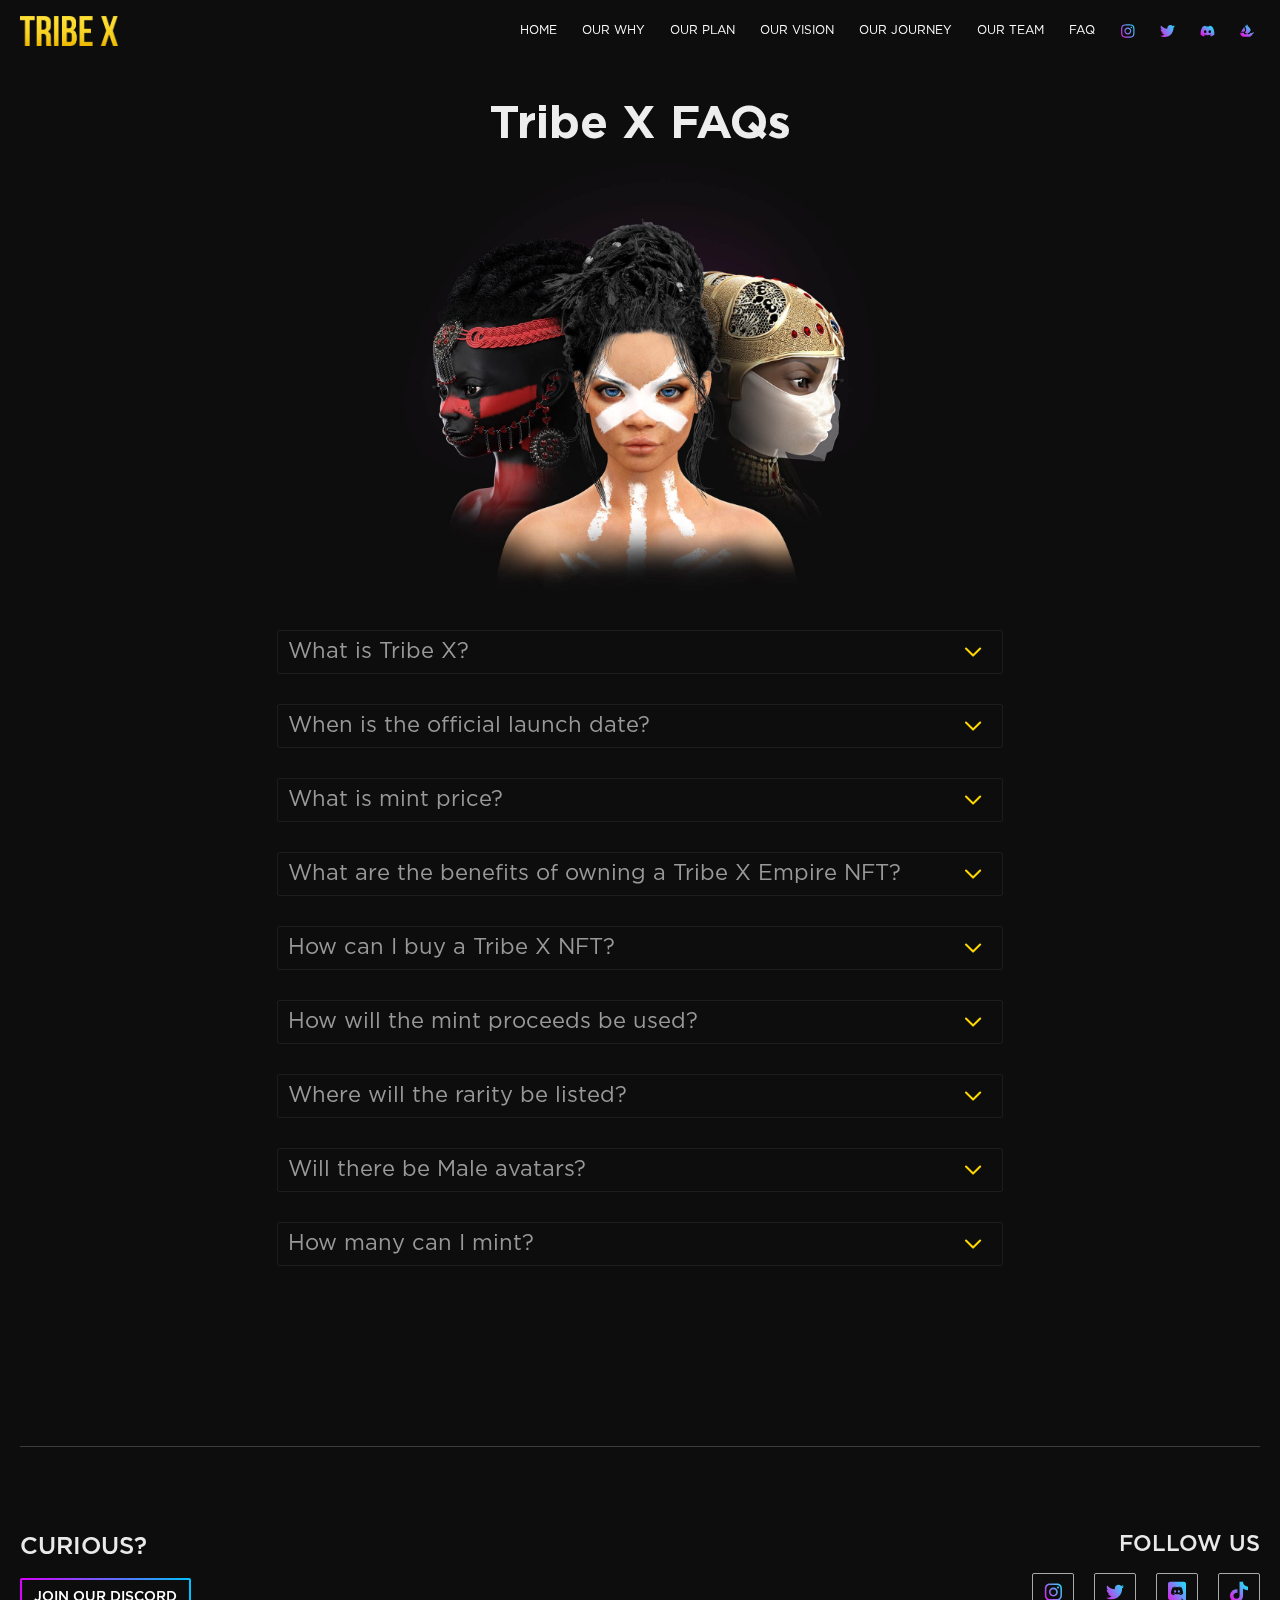
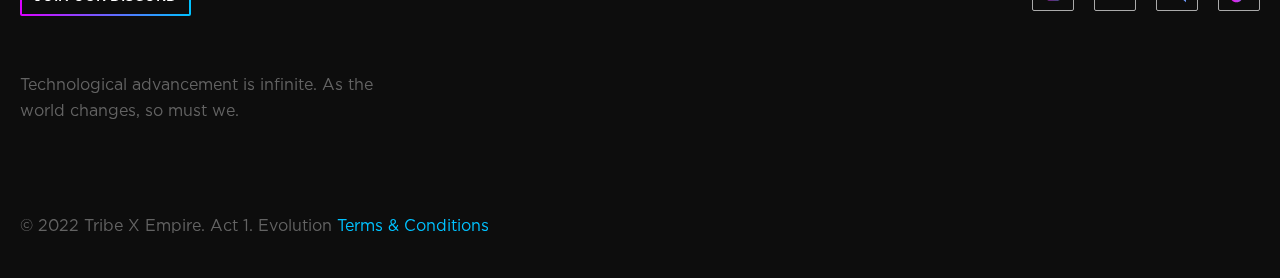
<file: faq.html>
<!DOCTYPE html>
<html lang="en">
  <head>
    <!-- Required meta tags -->
    <meta charset="utf-8" />
    <meta
      name="viewport"
      content="width=device-width, initial-scale=1, shrink-to-fit=no"
    />

    <!-- favicon -->
    <link
      rel="shortcut icon"
      type="image/jpg"
      href="/images/favicon/favicon.ico"
    />

    <!-- Bootstrap CSS -->
    <link
      rel="stylesheet"
      href="https://stackpath.bootstrapcdn.com/bootstrap/4.5.2/css/bootstrap.min.css"
      integrity="sha384-JcKb8q3iqJ61gNV9KGb8thSsNjpSL0n8PARn9HuZOnIxN0hoP+VmmDGMN5t9UJ0Z"
      crossorigin="anonymous"
    />

    <!-- Google Font -->
    <link rel="preconnect" href="https://fonts.googleapis.com" />
    <link rel="preconnect" href="https://fonts.gstatic.com" crossorigin />
    <link
      href="https://fonts.googleapis.com/css2?family=Bebas+Neue&display=swap"
      rel="stylesheet"
    />

    <!-- Fontawesome icons -->
    <!-- <link rel="stylesheet" href="https://stackpath.bootstrapcdn.com/font-awesome/4.7.0/css/font-awesome.min.css" integrity="sha384-wvfXpqpZZVQGK6TAh5PVlGOfQNHSoD2xbE+QkPxCAFlNEevoEH3Sl0sibVcOQVnN" crossorigin="anonymous"> -->

    <!-- Custom css -->
    <link rel="stylesheet" href="css/secondary-style.css" type="text/css" />

    <title>TribeX FAQ</title>
  </head>

  <body class="rev-page">
    <!-- Top Fixed Menu -->
    <section class="menu-wrapper">
      <div class="top-menu visible">
        <a href="index.html" class="logo-wrapper">
          <!-- <img src="images/logo-yellow.png" alt="Logo" class="logo d-none d-md-block">
					<img src="images/logo-mobile.svg" alt="Logo" class="logo d-md-none"> -->
          <img src="images/logo-yellow.png" alt="Logo" class="logo" />
        </a>
        <button
          class="navbar-toggler closed-menu"
          type="button"
          data-toggle="collapse"
          data-target="#navbarText"
          aria-controls="navbarText"
          aria-expanded="false"
          aria-label="Toggle navigation"
        >
          <svg
            class="bar-icon"
            width="19"
            height="14"
            viewBox="0 0 19 14"
            fill="none"
            xmlns="http://www.w3.org/2000/svg"
          >
            <line
              class="top"
              x1="1"
              y1="1"
              x2="18"
              y2="1"
              stroke="#fff"
              stroke-width="2"
              stroke-linecap="round"
            />
            <line
              class="middle"
              x1="1"
              y1="7"
              x2="18"
              y2="7"
              stroke="#fff"
              stroke-width="2"
              stroke-linecap="round"
            />
            <line
              class="bottom"
              x1="1"
              y1="13"
              x2="18"
              y2="13"
              stroke="#fff"
              stroke-width="2"
              stroke-linecap="round"
            />
          </svg>
        </button>
        <div class="top-menu-inner">
          <!-- <div class="dropdown">
							<button class="btn dropdown-toggle" type="button" id="lanDropdown" data-toggle="dropdown" aria-haspopup="true" aria-expanded="false">
								  En
								<img src="images/dropdown-arrow.svg" alt="Arrow" class="arrow">
							</button>
							<div class="dropdown-menu" aria-labelledby="lanDropdown">
								  <a class="dropdown-item" href="#">Es</a>
								  <a class="dropdown-item" href="#">Pt</a>
								  <a class="dropdown-item" href="#">Ru</a>
								  <a class="dropdown-item" href="#">Uk</a>
							</div>
						</div> -->
          <!-- <a href="#" class="discord-btn wallet-btn d-none d-md-block" target="_blank">
							<span class="d-none d-md-block">Connect Wallet</span>
							<span class="d-md-none">
								<img src="images/opensea.png" alt="OpenSea">
							</span>
						</a> -->
          <!-- <a href="#opensea-modal" data-toggle="modal"  class="discord-btn opensea-btn" target="_blank">
							<span class="d-none d-md-block">OpenSea</span>
							<span class="d-md-none">
								<img src="images/opensea.png" alt="OpenSea">
							</span>
						</a>
						<a href="#" class="discord-btn" target="_blank">
							<span class="d-none d-md-block">Join our Discord</span>
							<span class="d-md-none">
								<img src="images/discord-button-v2.png" alt="Join Discord">
							</span>
						</a> -->
          <a href="index.html" class="menu-item link-texts">Home</a>
          <a href="revelation.html" class="menu-item link-texts">OUR WHY</a>
          <a href="roadmap.html" class="menu-item link-texts">OUR PLAN</a>
          <a href="vision.html" class="menu-item link-texts">OUR VISION</a>
          <a href="journey.html" class="menu-item link-texts">OUR JOURNEY</a>
          <a href="team.html" class="menu-item link-texts">Our TEAM</a>
          <a href="faq.html" class="menu-item link-texts">FAQ</a>
          <!-- <a href="https://tribelist.iamtribex.com/" class="menu-item link-texts" target="_blank">Whitelist</a> -->
          <a
            href="https://www.instagram.com/iamtribex/"
            class="menu-item social-icons"
            target="_blank"
          >
            <span>instagram</span>
            <svg
              width="22"
              height="22"
              viewBox="0 0 22 22"
              fill="none"
              xmlns="http://www.w3.org/2000/svg"
            >
              <path
                d="M11.5 5.60938C8.5 5.60938 6.10938 8.04688 6.10938 11C6.10938 14 8.5 16.3906 11.5 16.3906C14.4531 16.3906 16.8906 14 16.8906 11C16.8906 8.04688 14.4531 5.60938 11.5 5.60938ZM11.5 14.5156C9.57812 14.5156 7.98438 12.9688 7.98438 11C7.98438 9.07812 9.53125 7.53125 11.5 7.53125C13.4219 7.53125 14.9688 9.07812 14.9688 11C14.9688 12.9688 13.4219 14.5156 11.5 14.5156ZM18.3438 5.42188C18.3438 4.71875 17.7812 4.15625 17.0781 4.15625C16.375 4.15625 15.8125 4.71875 15.8125 5.42188C15.8125 6.125 16.375 6.6875 17.0781 6.6875C17.7812 6.6875 18.3438 6.125 18.3438 5.42188ZM21.9062 6.6875C21.8125 5 21.4375 3.5 20.2188 2.28125C19 1.0625 17.5 0.6875 15.8125 0.59375C14.0781 0.5 8.875 0.5 7.14062 0.59375C5.45312 0.6875 4 1.0625 2.73438 2.28125C1.51562 3.5 1.14062 5 1.04688 6.6875C0.953125 8.42188 0.953125 13.625 1.04688 15.3594C1.14062 17.0469 1.51562 18.5 2.73438 19.7656C4 20.9844 5.45312 21.3594 7.14062 21.4531C8.875 21.5469 14.0781 21.5469 15.8125 21.4531C17.5 21.3594 19 20.9844 20.2188 19.7656C21.4375 18.5 21.8125 17.0469 21.9062 15.3594C22 13.625 22 8.42188 21.9062 6.6875ZM19.6562 17.1875C19.3281 18.125 18.5781 18.8281 17.6875 19.2031C16.2812 19.7656 13 19.625 11.5 19.625C9.95312 19.625 6.67188 19.7656 5.3125 19.2031C4.375 18.8281 3.67188 18.125 3.29688 17.1875C2.73438 15.8281 2.875 12.5469 2.875 11C2.875 9.5 2.73438 6.21875 3.29688 4.8125C3.67188 3.92188 4.375 3.21875 5.3125 2.84375C6.67188 2.28125 9.95312 2.42188 11.5 2.42188C13 2.42188 16.2812 2.28125 17.6875 2.84375C18.5781 3.17188 19.2812 3.92188 19.6562 4.8125C20.2188 6.21875 20.0781 9.5 20.0781 11C20.0781 12.5469 20.2188 15.8281 19.6562 17.1875Z"
                fill="url(#paint0_linear_130_9491)"
              />
              <defs>
                <linearGradient
                  id="paint0_linear_130_9491"
                  x1="22"
                  y1="-7"
                  x2="-9.33679"
                  y2="11.2798"
                  gradientUnits="userSpaceOnUse"
                >
                  <stop stop-color="#00FFFF" />
                  <stop offset="1" stop-color="#FF00E5" />
                </linearGradient>
              </defs>
            </svg>
          </a>
          <a
            href="https://twitter.com/iam_tribex"
            class="menu-item social-icons"
            target="_blank"
          >
            <span>twitter</span>
            <svg
              width="24"
              height="20"
              viewBox="0 0 24 20"
              fill="none"
              xmlns="http://www.w3.org/2000/svg"
            >
              <path
                d="M21.5156 5.125C22.4531 4.42188 23.2969 3.57812 23.9531 2.59375C23.1094 2.96875 22.125 3.25 21.1406 3.34375C22.1719 2.73438 22.9219 1.79688 23.2969 0.625C22.3594 1.1875 21.2812 1.60938 20.2031 1.84375C19.2656 0.859375 18 0.296875 16.5938 0.296875C13.875 0.296875 11.6719 2.5 11.6719 5.21875C11.6719 5.59375 11.7188 5.96875 11.8125 6.34375C7.73438 6.10938 4.07812 4.14062 1.64062 1.1875C1.21875 1.89062 0.984375 2.73438 0.984375 3.67188C0.984375 5.35938 1.82812 6.85938 3.1875 7.75C2.39062 7.70312 1.59375 7.51562 0.9375 7.14062V7.1875C0.9375 9.57812 2.625 11.5469 4.875 12.0156C4.5 12.1094 4.03125 12.2031 3.60938 12.2031C3.28125 12.2031 3 12.1562 2.67188 12.1094C3.28125 14.0781 5.10938 15.4844 7.26562 15.5312C5.57812 16.8438 3.46875 17.6406 1.17188 17.6406C0.75 17.6406 0.375 17.5938 0 17.5469C2.15625 18.9531 4.73438 19.75 7.54688 19.75C16.5938 19.75 21.5156 12.2969 21.5156 5.78125C21.5156 5.54688 21.5156 5.35938 21.5156 5.125Z"
                fill="url(#paint0_linear_130_9511)"
              />
              <defs>
                <linearGradient
                  id="paint0_linear_130_9511"
                  x1="24"
                  y1="-8"
                  x2="-9.23077"
                  y2="14.1538"
                  gradientUnits="userSpaceOnUse"
                >
                  <stop stop-color="#00FFFF" />
                  <stop offset="1" stop-color="#FF00E5" />
                </linearGradient>
              </defs>
            </svg>
          </a>
          <a
            href="https://discord.gg/tribex"
            class="menu-item social-icons"
            target="_blank"
          >
            <span>discord</span>
            <svg
              width="16"
              height="12"
              viewBox="0 0 16 12"
              fill="none"
              xmlns="http://www.w3.org/2000/svg"
            >
              <path
                d="M13.099 1.45424C13.099 1.45424 13.099 1.45424 13.0739 1.45424C12.1448 1.02734 11.1152 0.700893 10.0856 0.525112C10.0605 0.525112 10.0605 0.5 10.0605 0.5L10.0354 0.525112C9.88471 0.776228 9.75915 1.05246 9.65871 1.30357C9.10625 1.22824 8.52868 1.17801 7.95112 1.17801C7.37355 1.17801 6.8211 1.22824 6.26864 1.30357C6.16819 1.05246 6.04264 0.776228 5.89197 0.525112H5.86685C5.84174 0.525112 5.84174 0.525112 5.84174 0.525112C4.81217 0.700893 3.78259 1.02734 2.85346 1.45424C2.82835 1.45424 2.82835 1.45424 2.82835 1.45424C0.919869 4.31696 0.392525 7.10435 0.643641 9.86663C0.643641 9.86663 0.643641 9.89174 0.668753 9.89174C1.74855 10.7204 3.00413 11.3482 4.36016 11.75C4.38527 11.75 4.38527 11.75 4.41038 11.75C4.68661 11.3482 4.93773 10.9464 5.16373 10.5195V10.4944C5.16373 10.4693 5.13862 10.4693 5.13862 10.4442C4.73683 10.2935 4.33505 10.1177 3.98348 9.89174C3.95837 9.89174 3.95837 9.89174 3.95837 9.86663C3.95837 9.84152 3.95837 9.84152 3.98348 9.81641C4.05882 9.76618 4.13415 9.71596 4.20949 9.64062C4.20949 9.64062 4.20949 9.64062 4.2346 9.64062C4.2346 9.64062 4.2346 9.64062 4.25971 9.64062C6.67043 10.7455 9.28203 10.7455 11.6676 9.64062H11.7179C11.7932 9.71596 11.8685 9.76618 11.9439 9.81641C11.969 9.84152 11.969 9.84152 11.969 9.86663C11.969 9.89174 11.969 9.89174 11.9439 9.89174C11.5672 10.1177 11.1905 10.2935 10.7887 10.4442C10.7636 10.4693 10.7636 10.4693 10.7636 10.4944V10.5195C10.9896 10.9464 11.2407 11.3482 11.517 11.75C11.517 11.75 11.5421 11.75 11.5672 11.75C12.8981 11.3482 14.1537 10.7204 15.2586 9.89174C15.2837 9.89174 15.2837 9.86663 15.2837 9.86663C15.585 6.67746 14.7564 3.91518 13.099 1.45424ZM5.51529 8.18415C4.78706 8.18415 4.18438 7.50614 4.18438 6.70257C4.18438 5.87388 4.78706 5.22098 5.51529 5.22098C6.26864 5.22098 6.84621 5.87388 6.84621 6.70257C6.84621 7.50614 6.24353 8.18415 5.51529 8.18415ZM10.4121 8.18415C9.68382 8.18415 9.10625 7.50614 9.10625 6.70257C9.10625 5.87388 9.68382 5.22098 10.4121 5.22098C11.1654 5.22098 11.7681 5.87388 11.743 6.70257C11.743 7.50614 11.1654 8.18415 10.4121 8.18415Z"
                fill="url(#paint0_linear_356_247)"
              />
              <defs>
                <linearGradient
                  id="paint0_linear_356_247"
                  x1="15.3447"
                  y1="0.499999"
                  x2="4.49703"
                  y2="14.7317"
                  gradientUnits="userSpaceOnUse"
                >
                  <stop stop-color="#00FFFF" />
                  <stop offset="1" stop-color="#FF00E5" />
                </linearGradient>
              </defs>
            </svg>
          </a>
          <a
            href="https://opensea.io/collection/tribe-x"
            class="menu-item social-icons"
            target="_blank"
          >
            <span>opensea</span>
            <svg
              width="15"
              height="13"
              viewBox="0 0 15 13"
              fill="none"
              xmlns="http://www.w3.org/2000/svg"
            >
              <path
                d="M10.3323 8.77525C10.0994 9.02671 9.63642 9.70792 8.93863 9.70792H7.7083V8.4337H8.74147C8.74147 8.4337 10.6532 7.11069 10.6532 5.57375C10.6532 3.73842 7.83974 1.7539 7.83974 1.7539L7.7083 1.72012V0.721763C7.7083 0.563492 7.64354 0.411703 7.52827 0.299788C7.41299 0.187873 7.25665 0.125 7.09362 0.125C6.9306 0.125 6.77426 0.187873 6.65898 0.299788C6.54371 0.411703 6.47895 0.563492 6.47895 0.721763V1.42362L4.76249 1.00701C4.76249 1.00701 6.14358 3.52542 6.14358 5.19185C6.14358 6.85829 4.76249 8.4337 4.76249 8.4337H6.47895V9.70792H4.85913C4.3353 9.70792 3.8627 9.34292 3.8627 8.80715V8.34832H0.344727V8.88597C0.344727 10.0401 1.33826 12.125 4.0415 12.125H10.0162C10.3893 12.125 11.1374 11.8435 11.9492 10.5674C12.761 9.29132 13.0481 8.90286 14.059 8.56131V7.66523C14.059 7.66523 10.5497 8.54067 10.3323 8.77525Z"
                fill="url(#paint0_linear_358_250)"
              />
              <path
                d="M4.98381 5.19185C4.98381 4.40649 4.54793 3.25425 4.16617 2.41071L0.995165 7.25613H4.21063C4.56146 6.73818 4.98381 5.92842 4.98381 5.19185Z"
                fill="url(#paint1_linear_358_250)"
              />
              <defs>
                <linearGradient
                  id="paint0_linear_358_250"
                  x1="14.059"
                  y1="0.124999"
                  x2="2.16521"
                  y2="13.7179"
                  gradientUnits="userSpaceOnUse"
                >
                  <stop stop-color="#00FFFF" />
                  <stop offset="1" stop-color="#FF00E5" />
                </linearGradient>
                <linearGradient
                  id="paint1_linear_358_250"
                  x1="14.059"
                  y1="0.124999"
                  x2="2.16521"
                  y2="13.7179"
                  gradientUnits="userSpaceOnUse"
                >
                  <stop stop-color="#00FFFF" />
                  <stop offset="1" stop-color="#FF00E5" />
                </linearGradient>
              </defs>
            </svg>
          </a>
        </div>
      </div>
    </section>

    <!-- FAQ Section -->
    <section class="faq-section">
      <div class="container">
        <div class="faq-inner">
          <h1>Tribe X FAQs</h1>
          <img src="images/faq-banner.jpg" alt="Banner" class="faq-banner" />
          <div class="question-wrapper" id="faqQuestionWrapper">
            <div class="question-box">
              <button
                class="btn btn-question collapsed"
                type="button"
                data-toggle="collapse"
                data-target="#questionOne"
                aria-expanded="false"
              >
                <span>What is Tribe X?</span>
                <img
                  src="images/faq-dropdown-arrow.svg"
                  alt="Arrow"
                  class="arrow"
                />
              </button>
              <div
                class="collapse"
                id="questionOne"
                data-parent="#faqQuestionWrapper"
              >
                <div class="answer">
                  <p>
                    A metaverse brand that we build together. Tribe X Empire is
                    a collection of 11,111 exclusive NFTs that will live on the
                    Ethereum Blockchain.
                  </p>
                </div>
              </div>
            </div>

            <div class="question-box">
              <button
                class="btn btn-question collapsed"
                type="button"
                data-toggle="collapse"
                data-target="#questionTwo"
                aria-expanded="false"
              >
                <span>When is the official launch date?</span>
                <img
                  src="images/faq-dropdown-arrow.svg"
                  alt="Arrow"
                  class="arrow"
                />
              </button>
              <div
                class="collapse"
                id="questionTwo"
                data-parent="#faqQuestionWrapper"
              >
                <div class="answer">
                  <p>
                    March 26, 2022 [Mint Paused] <br />
                    April 9, 2022 [Mint Resumes]
                  </p>
                </div>
              </div>
            </div>

            <div class="question-box">
              <button
                class="btn btn-question collapsed"
                type="button"
                data-toggle="collapse"
                data-target="#questionThree"
                aria-expanded="false"
              >
                <span>What is mint price?</span>
                <img
                  src="images/faq-dropdown-arrow.svg"
                  alt="Arrow"
                  class="arrow"
                />
              </button>
              <div
                class="collapse"
                id="questionThree"
                data-parent="#faqQuestionWrapper"
              >
                <div class="answer">
                  <p>
                    0.12 ETH - FAMILY presale <br />
                    0.15 ETH - TRIBELIST presale <br />
                    0.15 ETH - PUBLIC sale
                  </p>
                </div>
              </div>
            </div>

            <div class="question-box">
              <button
                class="btn btn-question collapsed"
                type="button"
                data-toggle="collapse"
                data-target="#questionFour"
                aria-expanded="false"
              >
                <span
                  >What are the benefits of owning a Tribe X Empire NFT?</span
                >
                <img
                  src="images/faq-dropdown-arrow.svg"
                  alt="Arrow"
                  class="arrow"
                />
              </button>
              <div
                class="collapse"
                id="questionFour"
                data-parent="#faqQuestionWrapper"
              >
                <div class="answer">
                  <p class="mb">
                    By holding a Tribe X Empire NFT, a 3D Metaverse ready avatar
                    with rarity, you will own the complete copyright over the
                    art, be eligible for giveaways, airdrops, merch, private
                    Discord channels, whitelisted for future drops, access to
                    members-only benefits, events and access to the Tribe X
                    Ecosystem.
                  </p>
                  <p>
                    The Tribe X Ecosystem will consist of the Tribe X DAO, Tribe
                    X Agency, Tribe X Academy and Tribe X Launchpad for
                    creatives, builders and artists interested in the NFT space.
                  </p>
                </div>
              </div>
            </div>

            <div class="question-box">
              <button
                class="btn btn-question collapsed"
                type="button"
                data-toggle="collapse"
                data-target="#questionFive"
                aria-expanded="false"
              >
                <span>How can I buy a Tribe X NFT?</span>
                <img
                  src="images/faq-dropdown-arrow.svg"
                  alt="Arrow"
                  class="arrow"
                />
              </button>
              <div
                class="collapse"
                id="questionFive"
                data-parent="#faqQuestionWrapper"
              >
                <div class="answer">
                  <p>
                    On April 9, 2022, our mint date you will be able to purchase
                    on the mint page on our website.
                  </p>
                </div>
              </div>
            </div>

            <div class="question-box">
              <button
                class="btn btn-question collapsed"
                type="button"
                data-toggle="collapse"
                data-target="#questionSix"
                aria-expanded="false"
              >
                <span>How will the mint proceeds be used?</span>
                <img
                  src="images/faq-dropdown-arrow.svg"
                  alt="Arrow"
                  class="arrow"
                />
              </button>
              <div
                class="collapse"
                id="questionSix"
                data-parent="#faqQuestionWrapper"
              >
                <div class="answer">
                  <p>
                    We anticipate 30% of net mint proceeds will be allocated to
                    cover our expenses and provide a small distribution to the
                    team members and all artists involved. The remaining 70%
                    will be reinvested into the Tribe X Ecosystem to build an
                    everlasting brand for the community.
                  </p>
                </div>
              </div>
            </div>

            <div class="question-box">
              <button
                class="btn btn-question collapsed"
                type="button"
                data-toggle="collapse"
                data-target="#questionSeven"
                aria-expanded="false"
              >
                <span>Where will the rarity be listed?</span>
                <img
                  src="images/faq-dropdown-arrow.svg"
                  alt="Arrow"
                  class="arrow"
                />
              </button>
              <div
                class="collapse"
                id="questionSeven"
                data-parent="#faqQuestionWrapper"
              >
                <div class="answer">
                  <p>Rarity will be listed on Rarity Tools after mint.</p>
                </div>
              </div>
            </div>

            <div class="question-box">
              <button
                class="btn btn-question collapsed"
                type="button"
                data-toggle="collapse"
                data-target="#questionEight"
                aria-expanded="false"
              >
                <span>Will there be Male avatars?</span>
                <img
                  src="images/faq-dropdown-arrow.svg"
                  alt="Arrow"
                  class="arrow"
                />
              </button>
              <div
                class="collapse"
                id="questionEight"
                data-parent="#faqQuestionWrapper"
              >
                <div class="answer">
                  <p>
                    Yes. Male avatars will be released in the future with a
                    smaller collection size.
                  </p>
                </div>
              </div>
            </div>

            <div class="question-box">
              <button
                class="btn btn-question collapsed"
                type="button"
                data-toggle="collapse"
                data-target="#questionNine"
                aria-expanded="false"
              >
                <span>How many can I mint?</span>
                <img
                  src="images/faq-dropdown-arrow.svg"
                  alt="Arrow"
                  class="arrow"
                />
              </button>
              <div
                class="collapse"
                id="questionNine"
                data-parent="#faqQuestionWrapper"
              >
                <div class="answer">
                  <p class="mb-10">
                    FAMILY MINT \\ 3.26.22 \\ Started at 12:01AM EST
                  </p>
                  <ul>
                    <li>
                      <p>
                        Family TL members were allowed to mint up to 3 NFTs
                        during the FAMILY MINT period at Family ETH price of
                        0.12 ETH.
                      </p>
                    </li>
                  </ul>
                  <p class="mb-10">
                    PRESALE MINT \\ 3.26.22 Started at 2:00PM EST
                  </p>
                  <ul>
                    <li>
                      <p>
                        Presale TL members were allowed to mint up to 3 NFTs
                        during the PRESALE MINT period at a Presale ETH price of
                        0.15 ETH.
                      </p>
                    </li>
                    <li>
                      <p>
                        Family TL members were allowed to mint an additional 3
                        NFTs during the PRESALE MINT period at presale ETH
                        price.
                      </p>
                    </li>
                  </ul>
                  <p class="mb-10">
                    PUBLIC MINT went live on March 26, 2022 and was paused.
                    PUBLIC MINT resumes on April 9, 2022 at 1:00 PM EST.
                  </p>
                  <ul>
                    <li>
                      <p>
                        Public will able to mint up to 12 NFTs during the PUBLIC
                        MINT period.
                      </p>
                    </li>
                    <li>
                      <p>
                        Presale TL members will able to mint an additional 9
                        NFTs during the PRESALE MINT period
                      </p>
                    </li>
                    <li>
                      <p>
                        Family TL members are able to mint an additional 3 NFTs
                        during the PUBLIC MINT period. This is subject to the
                        number of NFTs minted in Presale.
                      </p>
                    </li>
                  </ul>
                  <p>MAXIMUM MINT ALLOWED PER WALLET = 12</p>
                </div>
              </div>
            </div>
          </div>
        </div>
      </div>
    </section>

    <!-- Footer -->
    <footer class="footer">
      <div class="container">
        <div class="footer-inner">
          <div class="left">
            <div>
              <h3>CURIOUS?</h3>
              <a
                href="https://discord.gg/tribex"
                target="_blank"
                class="discord-join"
              >
                <span>Join our Discord</span>
              </a>
            </div>
            <p>
              Technological advancement is infinite. As the world changes, so
              must we.
            </p>
          </div>
          <div class="right">
            <div>
              <h5>FOLLOW US</h5>
              <div class="social-box-f">
                <a href="https://www.instagram.com/iamtribex/" target="_blank">
                  <svg
                    width="22"
                    height="22"
                    viewBox="0 0 22 22"
                    fill="none"
                    xmlns="http://www.w3.org/2000/svg"
                  >
                    <path
                      d="M11.5 5.60938C8.5 5.60938 6.10938 8.04688 6.10938 11C6.10938 14 8.5 16.3906 11.5 16.3906C14.4531 16.3906 16.8906 14 16.8906 11C16.8906 8.04688 14.4531 5.60938 11.5 5.60938ZM11.5 14.5156C9.57812 14.5156 7.98438 12.9688 7.98438 11C7.98438 9.07812 9.53125 7.53125 11.5 7.53125C13.4219 7.53125 14.9688 9.07812 14.9688 11C14.9688 12.9688 13.4219 14.5156 11.5 14.5156ZM18.3438 5.42188C18.3438 4.71875 17.7812 4.15625 17.0781 4.15625C16.375 4.15625 15.8125 4.71875 15.8125 5.42188C15.8125 6.125 16.375 6.6875 17.0781 6.6875C17.7812 6.6875 18.3438 6.125 18.3438 5.42188ZM21.9062 6.6875C21.8125 5 21.4375 3.5 20.2188 2.28125C19 1.0625 17.5 0.6875 15.8125 0.59375C14.0781 0.5 8.875 0.5 7.14062 0.59375C5.45312 0.6875 4 1.0625 2.73438 2.28125C1.51562 3.5 1.14062 5 1.04688 6.6875C0.953125 8.42188 0.953125 13.625 1.04688 15.3594C1.14062 17.0469 1.51562 18.5 2.73438 19.7656C4 20.9844 5.45312 21.3594 7.14062 21.4531C8.875 21.5469 14.0781 21.5469 15.8125 21.4531C17.5 21.3594 19 20.9844 20.2188 19.7656C21.4375 18.5 21.8125 17.0469 21.9062 15.3594C22 13.625 22 8.42188 21.9062 6.6875ZM19.6562 17.1875C19.3281 18.125 18.5781 18.8281 17.6875 19.2031C16.2812 19.7656 13 19.625 11.5 19.625C9.95312 19.625 6.67188 19.7656 5.3125 19.2031C4.375 18.8281 3.67188 18.125 3.29688 17.1875C2.73438 15.8281 2.875 12.5469 2.875 11C2.875 9.5 2.73438 6.21875 3.29688 4.8125C3.67188 3.92188 4.375 3.21875 5.3125 2.84375C6.67188 2.28125 9.95312 2.42188 11.5 2.42188C13 2.42188 16.2812 2.28125 17.6875 2.84375C18.5781 3.17188 19.2812 3.92188 19.6562 4.8125C20.2188 6.21875 20.0781 9.5 20.0781 11C20.0781 12.5469 20.2188 15.8281 19.6562 17.1875Z"
                      fill="url(#paint0_linear_130_949)"
                    />
                    <defs>
                      <linearGradient
                        id="paint0_linear_130_949"
                        x1="22"
                        y1="-7"
                        x2="-9.33679"
                        y2="11.2798"
                        gradientUnits="userSpaceOnUse"
                      >
                        <stop stop-color="#00FFFF" />
                        <stop offset="1" stop-color="#FF00E5" />
                      </linearGradient>
                    </defs>
                  </svg>
                </a>
                <a href="https://twitter.com/iam_tribex" target="_blank">
                  <svg
                    width="24"
                    height="20"
                    viewBox="0 0 24 20"
                    fill="none"
                    xmlns="http://www.w3.org/2000/svg"
                  >
                    <path
                      d="M21.5156 5.125C22.4531 4.42188 23.2969 3.57812 23.9531 2.59375C23.1094 2.96875 22.125 3.25 21.1406 3.34375C22.1719 2.73438 22.9219 1.79688 23.2969 0.625C22.3594 1.1875 21.2812 1.60938 20.2031 1.84375C19.2656 0.859375 18 0.296875 16.5938 0.296875C13.875 0.296875 11.6719 2.5 11.6719 5.21875C11.6719 5.59375 11.7188 5.96875 11.8125 6.34375C7.73438 6.10938 4.07812 4.14062 1.64062 1.1875C1.21875 1.89062 0.984375 2.73438 0.984375 3.67188C0.984375 5.35938 1.82812 6.85938 3.1875 7.75C2.39062 7.70312 1.59375 7.51562 0.9375 7.14062V7.1875C0.9375 9.57812 2.625 11.5469 4.875 12.0156C4.5 12.1094 4.03125 12.2031 3.60938 12.2031C3.28125 12.2031 3 12.1562 2.67188 12.1094C3.28125 14.0781 5.10938 15.4844 7.26562 15.5312C5.57812 16.8438 3.46875 17.6406 1.17188 17.6406C0.75 17.6406 0.375 17.5938 0 17.5469C2.15625 18.9531 4.73438 19.75 7.54688 19.75C16.5938 19.75 21.5156 12.2969 21.5156 5.78125C21.5156 5.54688 21.5156 5.35938 21.5156 5.125Z"
                      fill="url(#paint0_linear_130_951)"
                    />
                    <defs>
                      <linearGradient
                        id="paint0_linear_130_951"
                        x1="24"
                        y1="-8"
                        x2="-9.23077"
                        y2="14.1538"
                        gradientUnits="userSpaceOnUse"
                      >
                        <stop stop-color="#00FFFF" />
                        <stop offset="1" stop-color="#FF00E5" />
                      </linearGradient>
                    </defs>
                  </svg>
                </a>
                <a
                  href="https://discord.gg/tribex"
                  target="_blank"
                  alt="Join our Discord"
                >
                  <svg
                    width="21"
                    height="24"
                    viewBox="0 0 21 24"
                    fill="none"
                    xmlns="http://www.w3.org/2000/svg"
                  >
                    <path
                      d="M13.9219 11.4375C13.9219 10.6875 13.3594 10.0781 12.7031 10.0781C12 10.0781 11.4375 10.6875 11.4375 11.4375C11.4375 12.1406 12 12.75 12.7031 12.75C13.3594 12.75 13.9219 12.1406 13.9219 11.4375ZM8.29688 10.0781C7.64062 10.0781 7.07812 10.6875 7.07812 11.4375C7.07812 12.1406 7.64062 12.75 8.29688 12.75C9 12.75 9.51562 12.1406 9.51562 11.4375C9.5625 10.6875 9 10.0781 8.29688 10.0781ZM21 2.48438C21 1.125 19.875 0 18.5156 0H2.4375C1.07812 0 0 1.125 0 2.48438V18.7031C0 20.1094 1.07812 21.1875 2.4375 21.1875H16.0312L15.4219 18.9844C18.9375 22.2188 17.9531 21.375 21 24V2.48438ZM17.5781 13.875C17.5781 13.875 16.5469 15.6094 13.875 15.7031C13.875 15.7031 13.4531 15.1875 13.0781 14.7188C14.6719 14.2969 15.2812 13.3125 15.2812 13.3125C14.7656 13.6406 14.2969 13.8281 13.875 14.0156C11.2969 15.0938 8.4375 14.7188 6.375 13.5938C6.375 13.5469 6.09375 13.4062 5.90625 13.2656C5.90625 13.2656 6.46875 14.25 8.01562 14.7188C7.64062 15.1406 7.21875 15.7031 7.21875 15.7031C4.54688 15.6094 3.5625 13.875 3.5625 13.875C3.5625 9.98438 5.25 6.89062 5.25 6.89062C6.98438 5.57812 8.625 5.625 8.625 5.625L8.76562 5.76562C6.60938 6.375 5.625 7.3125 5.625 7.3125C5.625 7.3125 5.85938 7.17188 6.32812 6.98438C9.09375 5.76562 12.4219 5.76562 15.2812 7.3125C15.2812 7.3125 14.3438 6.42188 12.2812 5.8125L12.4688 5.625C12.4688 5.625 14.1094 5.57812 15.8438 6.89062C15.8438 6.89062 17.5781 9.98438 17.5781 13.875Z"
                      fill="url(#paint0_linear_130_953)"
                    />
                    <defs>
                      <linearGradient
                        id="paint0_linear_130_953"
                        x1="21"
                        y1="-6"
                        x2="-10.3368"
                        y2="12.2798"
                        gradientUnits="userSpaceOnUse"
                      >
                        <stop stop-color="#00FFFF" />
                        <stop offset="1" stop-color="#FF00E5" />
                      </linearGradient>
                    </defs>
                  </svg>
                </a>
                <!-- Tiktok -->
                <a href="https://www.tiktok.com/@iam_tribex" target="_blank">
                  <svg
                    width="21"
                    height="24"
                    viewBox="0 0 21 24"
                    fill="none"
                    xmlns="http://www.w3.org/2000/svg"
                  >
                    <path
                      d="M21 9.84375V5.76562C20.9531 5.76562 20.9531 5.76562 20.9531 5.76562C19.8281 5.76562 18.75 5.4375 17.8594 4.82812C16.5469 3.98438 15.6094 2.625 15.3281 1.07812C15.2344 0.75 15.2344 0.421875 15.2344 0.09375C15.2344 0.046875 15.2344 0.046875 15.2344 0H11.1094V16.4062C11.1094 18.3281 9.51562 19.9219 7.59375 19.9219C5.67188 19.9219 4.07812 18.3281 4.07812 16.4062C4.07812 14.4844 5.67188 12.8906 7.59375 12.8906C7.96875 12.8906 8.29688 12.9375 8.67188 13.0781V8.85938C8.29688 8.8125 7.96875 8.76562 7.59375 8.76562C3.375 8.76562 0 12.1875 0 16.4062C0 20.625 3.375 24 7.59375 24C11.8125 24 15.2344 20.625 15.2344 16.4062V8.01562C16.8281 9.1875 18.7969 9.84375 20.9531 9.84375H21Z"
                      fill="url(#paint0_linear_169_14)"
                    />
                    <defs>
                      <linearGradient
                        id="paint0_linear_169_14"
                        x1="21"
                        y1="-1.43051e-06"
                        x2="-2.78761"
                        y2="20.8142"
                        gradientUnits="userSpaceOnUse"
                      >
                        <stop stop-color="#00FFFF" />
                        <stop offset="1" stop-color="#FF00E5" />
                      </linearGradient>
                    </defs>
                  </svg>
                </a>
              </div>
            </div>
            <div>
              <!-- <h5>READ OUR WHITE PAPER</h5>
						<a href="/media/Tribe X_Whitepaper v2.22.22.pdf" class="book-link">
							<img src="images/footer-download.svg" class="footer-download" alt="Link">
							<img src="images/pdf-icon.svg" alt="Icon">
						</a> -->
            </div>
          </div>
        </div>
        <p class="copy">
          &copy; 2022 Tribe X Empire. Act 1. Evolution
          <a href="terms.html" target="_blank"> Terms & Conditions </a>
        </p>
      </div>
    </footer>

    <!-- Temp Modal for OpenSea -->
    <div
      class="modal fade"
      id="opensea-modal"
      tabindex="-1"
      aria-labelledby="opensea-modalLabel"
      aria-hidden="true"
    >
      <div class="modal-dialog modal-dialog-centered">
        <div class="modal-content">
          <div class="modal-body">
            <button
              type="button"
              class="close"
              data-dismiss="modal"
              aria-label="Close"
            >
              <span>X</span>
            </button>
            <div class="modal-box">
              <img src="images/corner-1s.svg" alt="Corner" class="corner-img" />
              <div class="phase-border"></div>
              <p class="text-center">OpenSea link coming soon</p>
            </div>
          </div>
        </div>
      </div>
    </div>

    <!-- Scripts -->
    <script src="js/jquery-1.10.2.min.js"></script>
    <script
      src="https://cdn.jsdelivr.net/npm/popper.js@1.16.1/dist/umd/popper.min.js"
      integrity="sha384-9/reFTGAW83EW2RDu2S0VKaIzap3H66lZH81PoYlFhbGU+6BZp6G7niu735Sk7lN"
      crossorigin="anonymous"
    ></script>
    <script
      src="https://stackpath.bootstrapcdn.com/bootstrap/4.5.2/js/bootstrap.min.js"
      integrity="sha384-B4gt1jrGC7Jh4AgTPSdUtOBvfO8shuf57BaghqFfPlYxofvL8/KUEfYiJOMMV+rV"
      crossorigin="anonymous"
    ></script>
    <script src="js/secondary-script.js"></script>
  </body>
</html>
</file>
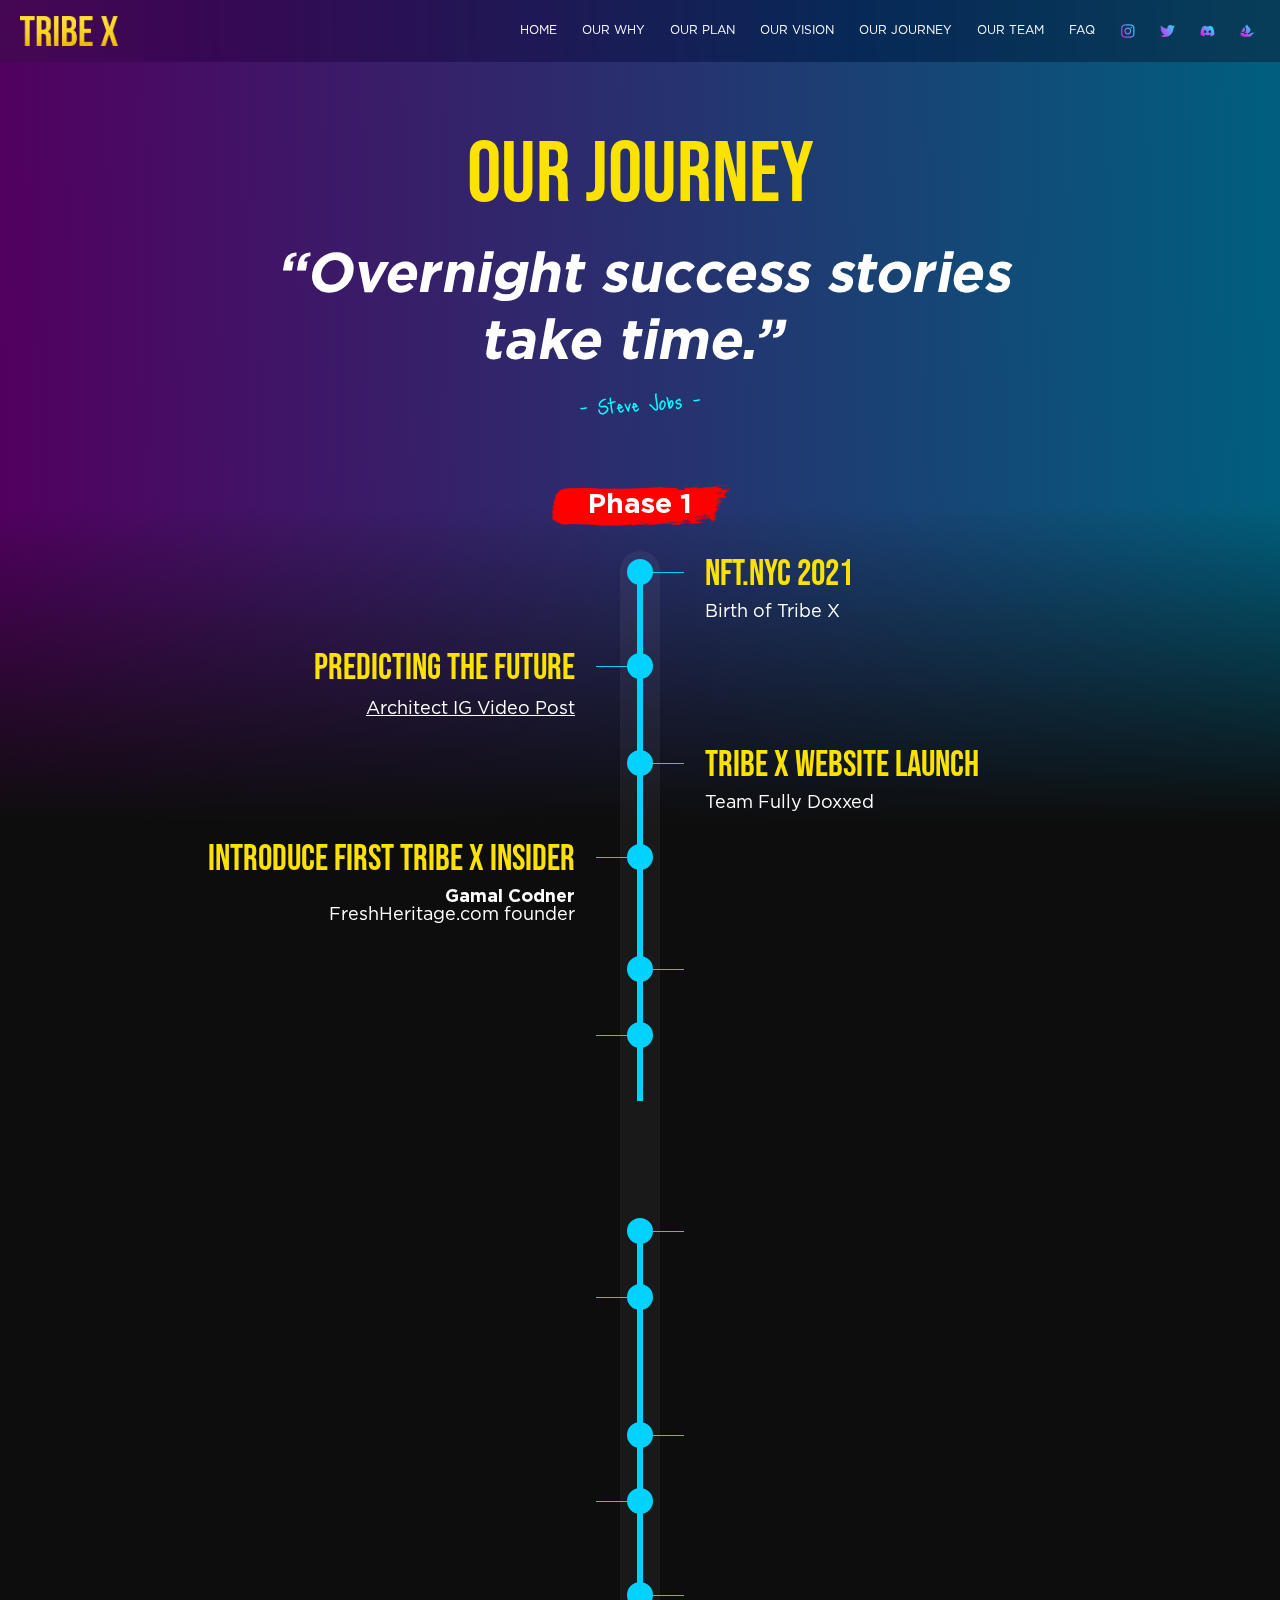
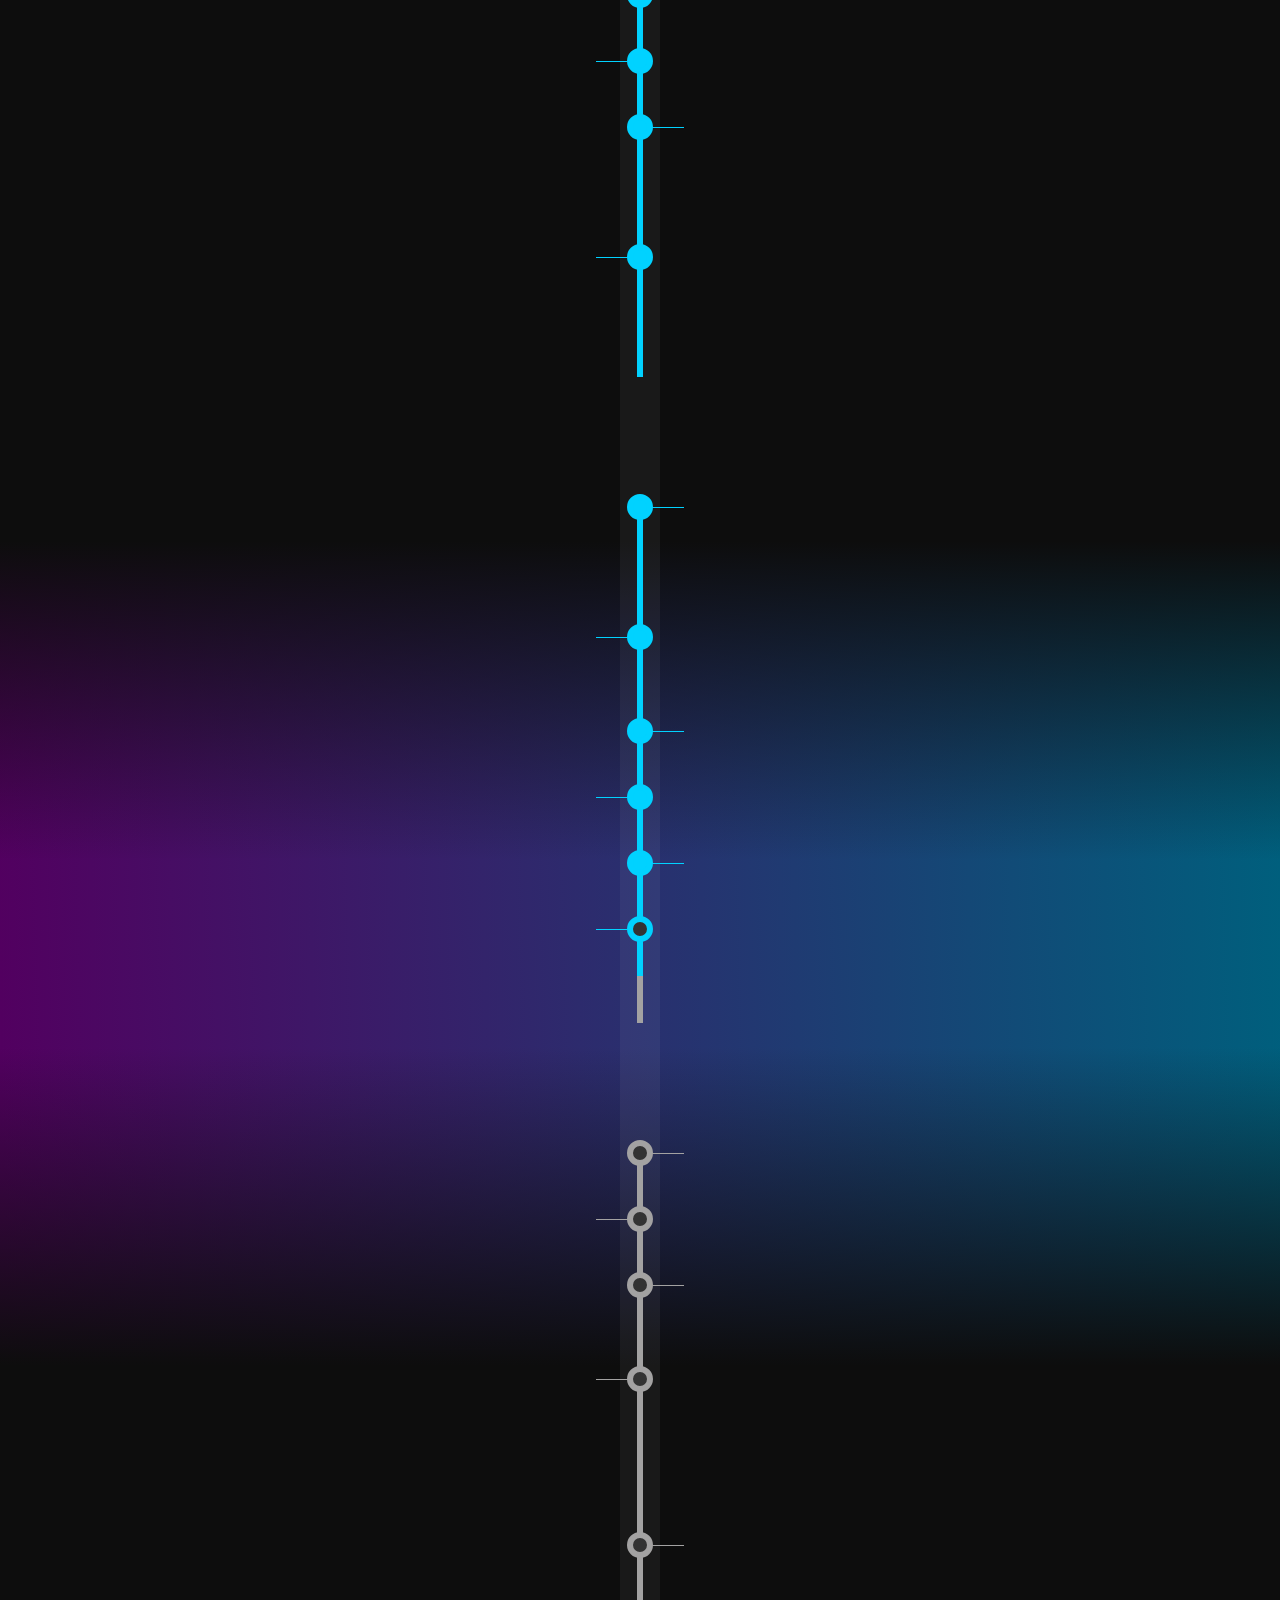
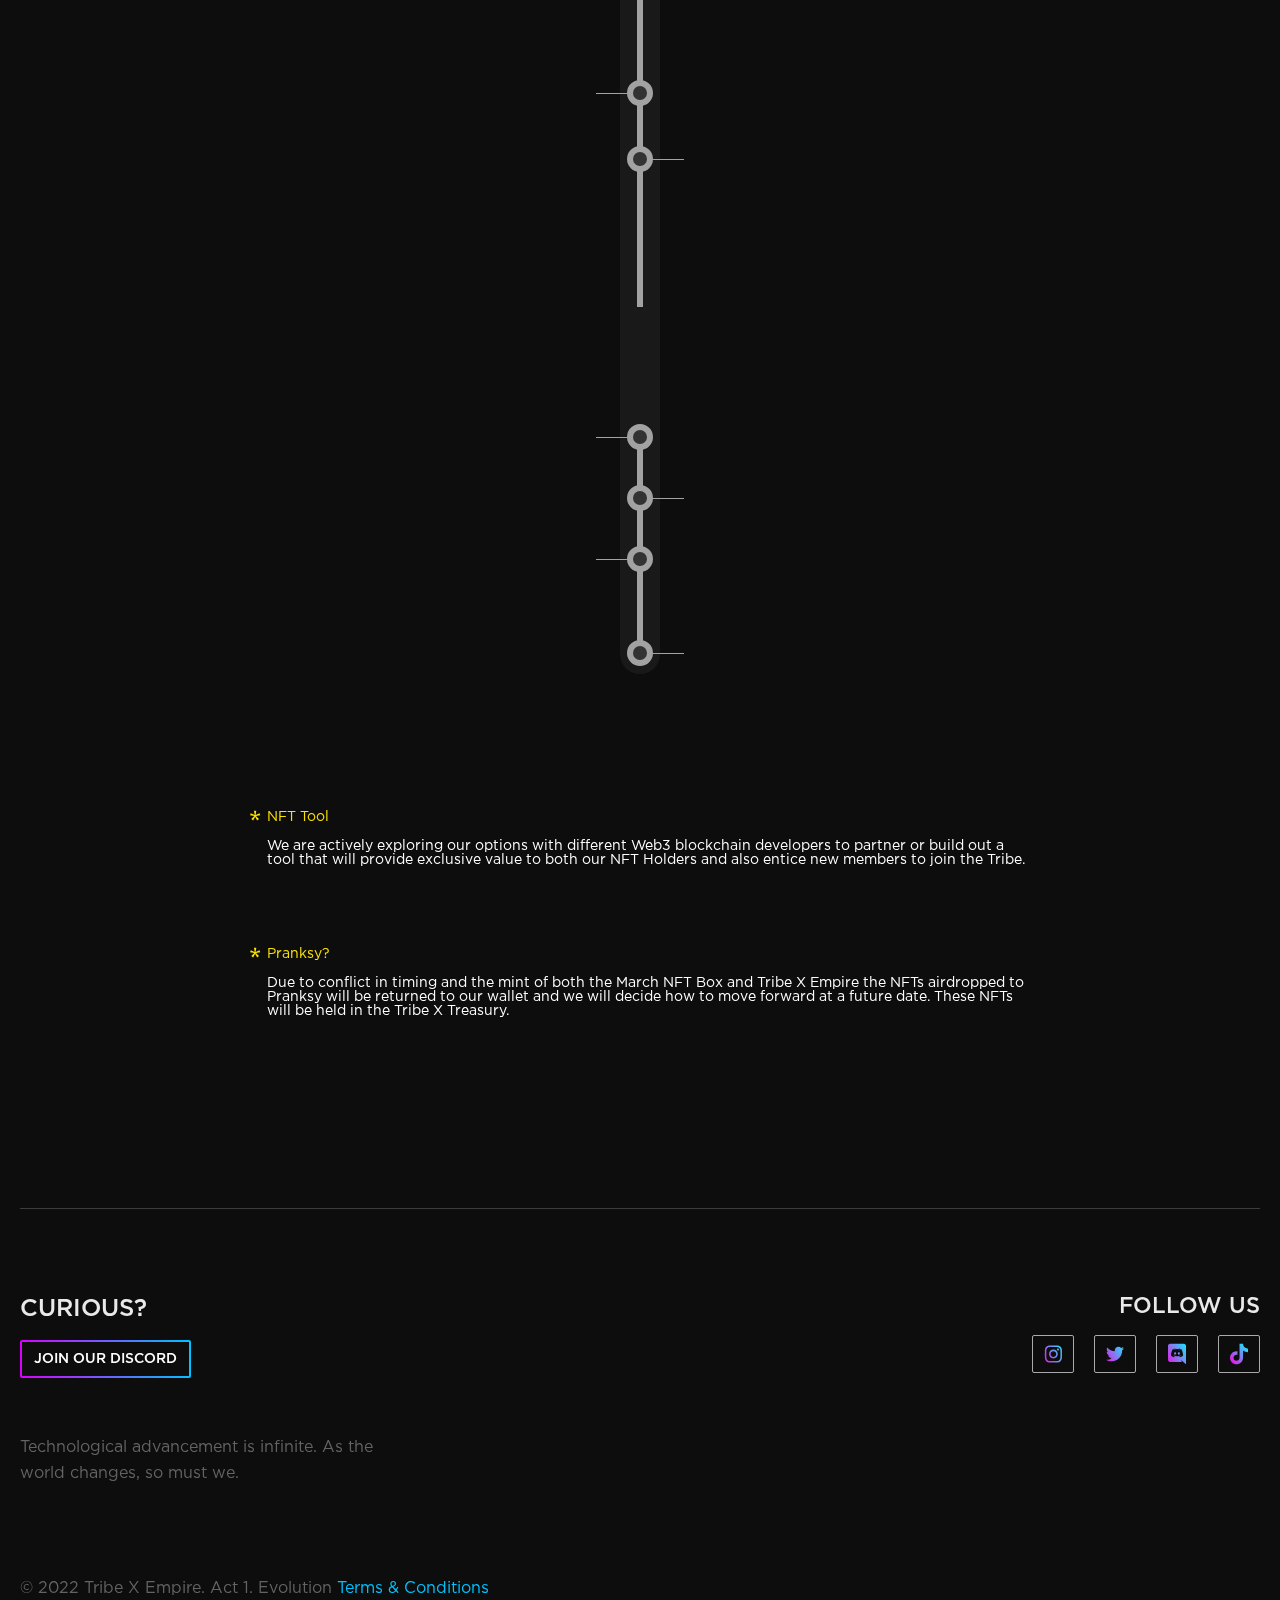
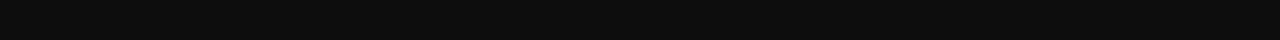
<file: journey.html>
<!doctype html>
<html lang="en">

<head>
	<!-- Required meta tags -->
	<meta charset="utf-8">
	<meta name="viewport" content="width=device-width, initial-scale=1, shrink-to-fit=no">

	<!-- favicon -->
	<link rel="shortcut icon" type="image/jpg" href="/images/favicon/favicon.ico" />

	<!-- Bootstrap CSS -->
	<link rel="stylesheet" href="https://stackpath.bootstrapcdn.com/bootstrap/4.5.2/css/bootstrap.min.css"
		integrity="sha384-JcKb8q3iqJ61gNV9KGb8thSsNjpSL0n8PARn9HuZOnIxN0hoP+VmmDGMN5t9UJ0Z" crossorigin="anonymous">

	<!-- Google Font -->
	<link rel="preconnect" href="https://fonts.googleapis.com">
	<link rel="preconnect" href="https://fonts.gstatic.com" crossorigin>
	<link href="https://fonts.googleapis.com/css2?family=Bebas+Neue&display=swap" rel="stylesheet">

	<!-- Fontawesome icons -->
	<!-- <link rel="stylesheet" href="https://stackpath.bootstrapcdn.com/font-awesome/4.7.0/css/font-awesome.min.css" integrity="sha384-wvfXpqpZZVQGK6TAh5PVlGOfQNHSoD2xbE+QkPxCAFlNEevoEH3Sl0sibVcOQVnN" crossorigin="anonymous"> -->

	<!-- Custom css -->
	<link rel="stylesheet" href="css/secondary-style.css" type="text/css">

	<title>TribeX Journey</title>


</head>

<body>


	<!-- Top Fixed Menu -->
	<section class="menu-wrapper">
		<div class="top-menu visible">
			<a href="index.html" class="logo-wrapper">
				<!-- <img src="images/logo-yellow.png" alt="Logo" class="logo d-none d-md-block">
					<img src="images/logo-mobile.svg" alt="Logo" class="logo d-md-none"> -->
				<img src="images/logo-yellow.png" alt="Logo" class="logo">
			</a>
			<button class="navbar-toggler closed-menu" type="button" data-toggle="collapse" data-target="#navbarText"
				aria-controls="navbarText" aria-expanded="false" aria-label="Toggle navigation">
				<svg class="bar-icon" width="19" height="14" viewBox="0 0 19 14" fill="none"
					xmlns="http://www.w3.org/2000/svg">
					<line class="top" x1="1" y1="1" x2="18" y2="1" stroke="#fff" stroke-width="2"
						stroke-linecap="round" />
					<line class="middle" x1="1" y1="7" x2="18" y2="7" stroke="#fff" stroke-width="2"
						stroke-linecap="round" />
					<line class="bottom" x1="1" y1="13" x2="18" y2="13" stroke="#fff" stroke-width="2"
						stroke-linecap="round" />
				</svg>
			</button>
			<div class="top-menu-inner">
				<!-- <div class="dropdown">
							<button class="btn dropdown-toggle" type="button" id="lanDropdown" data-toggle="dropdown" aria-haspopup="true" aria-expanded="false">
								  En
								<img src="images/dropdown-arrow.svg" alt="Arrow" class="arrow">
							</button>
							<div class="dropdown-menu" aria-labelledby="lanDropdown">
								  <a class="dropdown-item" href="#">Es</a>
								  <a class="dropdown-item" href="#">Pt</a>
								  <a class="dropdown-item" href="#">Ru</a>
								  <a class="dropdown-item" href="#">Uk</a>
							</div>
						</div> -->
				<!-- <a href="#" class="discord-btn wallet-btn d-none d-md-block" target="_blank">
							<span class="d-none d-md-block">Connect Wallet</span>
							<span class="d-md-none">
								<img src="images/opensea.png" alt="OpenSea">
							</span>
						</a> -->
				<!-- <a href="#opensea-modal" data-toggle="modal"  class="discord-btn opensea-btn" target="_blank">
							<span class="d-none d-md-block">OpenSea</span>
							<span class="d-md-none">
								<img src="images/opensea.png" alt="OpenSea">
							</span>
						</a>
						<a href="#" class="discord-btn" target="_blank">
							<span class="d-none d-md-block">Join our Discord</span>
							<span class="d-md-none">
								<img src="images/discord-button-v2.png" alt="Join Discord">
							</span>
						</a> -->
				<a href="index.html" class="menu-item link-texts">Home</a>
				<a href="revelation.html" class="menu-item link-texts">OUR WHY</a>
				<a href="roadmap.html" class="menu-item link-texts">OUR PLAN</a>
				<a href="vision.html" class="menu-item link-texts">OUR VISION</a>
				<a href="journey.html" class="menu-item link-texts">OUR JOURNEY</a>
				<a href="team.html" class="menu-item link-texts">Our TEAM</a>
				<a href="faq.html" class="menu-item link-texts">FAQ</a>
				<!-- <a href="https://tribelist.iamtribex.com/" class="menu-item link-texts" target="_blank">Whitelist</a> -->
				<a href="https://www.instagram.com/iamtribex/" class="menu-item social-icons" target="_blank">
					<span>instagram</span>
					<svg width="22" height="22" viewBox="0 0 22 22" fill="none" xmlns="http://www.w3.org/2000/svg">
						<path
							d="M11.5 5.60938C8.5 5.60938 6.10938 8.04688 6.10938 11C6.10938 14 8.5 16.3906 11.5 16.3906C14.4531 16.3906 16.8906 14 16.8906 11C16.8906 8.04688 14.4531 5.60938 11.5 5.60938ZM11.5 14.5156C9.57812 14.5156 7.98438 12.9688 7.98438 11C7.98438 9.07812 9.53125 7.53125 11.5 7.53125C13.4219 7.53125 14.9688 9.07812 14.9688 11C14.9688 12.9688 13.4219 14.5156 11.5 14.5156ZM18.3438 5.42188C18.3438 4.71875 17.7812 4.15625 17.0781 4.15625C16.375 4.15625 15.8125 4.71875 15.8125 5.42188C15.8125 6.125 16.375 6.6875 17.0781 6.6875C17.7812 6.6875 18.3438 6.125 18.3438 5.42188ZM21.9062 6.6875C21.8125 5 21.4375 3.5 20.2188 2.28125C19 1.0625 17.5 0.6875 15.8125 0.59375C14.0781 0.5 8.875 0.5 7.14062 0.59375C5.45312 0.6875 4 1.0625 2.73438 2.28125C1.51562 3.5 1.14062 5 1.04688 6.6875C0.953125 8.42188 0.953125 13.625 1.04688 15.3594C1.14062 17.0469 1.51562 18.5 2.73438 19.7656C4 20.9844 5.45312 21.3594 7.14062 21.4531C8.875 21.5469 14.0781 21.5469 15.8125 21.4531C17.5 21.3594 19 20.9844 20.2188 19.7656C21.4375 18.5 21.8125 17.0469 21.9062 15.3594C22 13.625 22 8.42188 21.9062 6.6875ZM19.6562 17.1875C19.3281 18.125 18.5781 18.8281 17.6875 19.2031C16.2812 19.7656 13 19.625 11.5 19.625C9.95312 19.625 6.67188 19.7656 5.3125 19.2031C4.375 18.8281 3.67188 18.125 3.29688 17.1875C2.73438 15.8281 2.875 12.5469 2.875 11C2.875 9.5 2.73438 6.21875 3.29688 4.8125C3.67188 3.92188 4.375 3.21875 5.3125 2.84375C6.67188 2.28125 9.95312 2.42188 11.5 2.42188C13 2.42188 16.2812 2.28125 17.6875 2.84375C18.5781 3.17188 19.2812 3.92188 19.6562 4.8125C20.2188 6.21875 20.0781 9.5 20.0781 11C20.0781 12.5469 20.2188 15.8281 19.6562 17.1875Z"
							fill="url(#paint0_linear_130_9491)" />
						<defs>
							<linearGradient id="paint0_linear_130_9491" x1="22" y1="-7" x2="-9.33679" y2="11.2798"
								gradientUnits="userSpaceOnUse">
								<stop stop-color="#00FFFF" />
								<stop offset="1" stop-color="#FF00E5" />
							</linearGradient>
						</defs>
					</svg>
				</a>
				<a href="https://twitter.com/iam_tribex" class="menu-item social-icons" target="_blank">
					<span>twitter</span>
					<svg width="24" height="20" viewBox="0 0 24 20" fill="none" xmlns="http://www.w3.org/2000/svg">
						<path
							d="M21.5156 5.125C22.4531 4.42188 23.2969 3.57812 23.9531 2.59375C23.1094 2.96875 22.125 3.25 21.1406 3.34375C22.1719 2.73438 22.9219 1.79688 23.2969 0.625C22.3594 1.1875 21.2812 1.60938 20.2031 1.84375C19.2656 0.859375 18 0.296875 16.5938 0.296875C13.875 0.296875 11.6719 2.5 11.6719 5.21875C11.6719 5.59375 11.7188 5.96875 11.8125 6.34375C7.73438 6.10938 4.07812 4.14062 1.64062 1.1875C1.21875 1.89062 0.984375 2.73438 0.984375 3.67188C0.984375 5.35938 1.82812 6.85938 3.1875 7.75C2.39062 7.70312 1.59375 7.51562 0.9375 7.14062V7.1875C0.9375 9.57812 2.625 11.5469 4.875 12.0156C4.5 12.1094 4.03125 12.2031 3.60938 12.2031C3.28125 12.2031 3 12.1562 2.67188 12.1094C3.28125 14.0781 5.10938 15.4844 7.26562 15.5312C5.57812 16.8438 3.46875 17.6406 1.17188 17.6406C0.75 17.6406 0.375 17.5938 0 17.5469C2.15625 18.9531 4.73438 19.75 7.54688 19.75C16.5938 19.75 21.5156 12.2969 21.5156 5.78125C21.5156 5.54688 21.5156 5.35938 21.5156 5.125Z"
							fill="url(#paint0_linear_130_9511)" />
						<defs>
							<linearGradient id="paint0_linear_130_9511" x1="24" y1="-8" x2="-9.23077" y2="14.1538"
								gradientUnits="userSpaceOnUse">
								<stop stop-color="#00FFFF" />
								<stop offset="1" stop-color="#FF00E5" />
							</linearGradient>
						</defs>
					</svg>
				</a>
				<a href="https://discord.gg/tribex" class="menu-item social-icons" target="_blank">
					<span>discord</span>
					<svg width="16" height="12" viewBox="0 0 16 12" fill="none" xmlns="http://www.w3.org/2000/svg">
						<path
							d="M13.099 1.45424C13.099 1.45424 13.099 1.45424 13.0739 1.45424C12.1448 1.02734 11.1152 0.700893 10.0856 0.525112C10.0605 0.525112 10.0605 0.5 10.0605 0.5L10.0354 0.525112C9.88471 0.776228 9.75915 1.05246 9.65871 1.30357C9.10625 1.22824 8.52868 1.17801 7.95112 1.17801C7.37355 1.17801 6.8211 1.22824 6.26864 1.30357C6.16819 1.05246 6.04264 0.776228 5.89197 0.525112H5.86685C5.84174 0.525112 5.84174 0.525112 5.84174 0.525112C4.81217 0.700893 3.78259 1.02734 2.85346 1.45424C2.82835 1.45424 2.82835 1.45424 2.82835 1.45424C0.919869 4.31696 0.392525 7.10435 0.643641 9.86663C0.643641 9.86663 0.643641 9.89174 0.668753 9.89174C1.74855 10.7204 3.00413 11.3482 4.36016 11.75C4.38527 11.75 4.38527 11.75 4.41038 11.75C4.68661 11.3482 4.93773 10.9464 5.16373 10.5195V10.4944C5.16373 10.4693 5.13862 10.4693 5.13862 10.4442C4.73683 10.2935 4.33505 10.1177 3.98348 9.89174C3.95837 9.89174 3.95837 9.89174 3.95837 9.86663C3.95837 9.84152 3.95837 9.84152 3.98348 9.81641C4.05882 9.76618 4.13415 9.71596 4.20949 9.64062C4.20949 9.64062 4.20949 9.64062 4.2346 9.64062C4.2346 9.64062 4.2346 9.64062 4.25971 9.64062C6.67043 10.7455 9.28203 10.7455 11.6676 9.64062H11.7179C11.7932 9.71596 11.8685 9.76618 11.9439 9.81641C11.969 9.84152 11.969 9.84152 11.969 9.86663C11.969 9.89174 11.969 9.89174 11.9439 9.89174C11.5672 10.1177 11.1905 10.2935 10.7887 10.4442C10.7636 10.4693 10.7636 10.4693 10.7636 10.4944V10.5195C10.9896 10.9464 11.2407 11.3482 11.517 11.75C11.517 11.75 11.5421 11.75 11.5672 11.75C12.8981 11.3482 14.1537 10.7204 15.2586 9.89174C15.2837 9.89174 15.2837 9.86663 15.2837 9.86663C15.585 6.67746 14.7564 3.91518 13.099 1.45424ZM5.51529 8.18415C4.78706 8.18415 4.18438 7.50614 4.18438 6.70257C4.18438 5.87388 4.78706 5.22098 5.51529 5.22098C6.26864 5.22098 6.84621 5.87388 6.84621 6.70257C6.84621 7.50614 6.24353 8.18415 5.51529 8.18415ZM10.4121 8.18415C9.68382 8.18415 9.10625 7.50614 9.10625 6.70257C9.10625 5.87388 9.68382 5.22098 10.4121 5.22098C11.1654 5.22098 11.7681 5.87388 11.743 6.70257C11.743 7.50614 11.1654 8.18415 10.4121 8.18415Z"
							fill="url(#paint0_linear_356_247)" />
						<defs>
							<linearGradient id="paint0_linear_356_247" x1="15.3447" y1="0.499999" x2="4.49703"
								y2="14.7317" gradientUnits="userSpaceOnUse">
								<stop stop-color="#00FFFF" />
								<stop offset="1" stop-color="#FF00E5" />
							</linearGradient>
						</defs>
					</svg>
				</a>
				<a href="https://opensea.io/collection/tribe-x" class="menu-item social-icons" target="_blank">
					<span>opensea</span>
					<svg width="15" height="13" viewBox="0 0 15 13" fill="none" xmlns="http://www.w3.org/2000/svg">
						<path
							d="M10.3323 8.77525C10.0994 9.02671 9.63642 9.70792 8.93863 9.70792H7.7083V8.4337H8.74147C8.74147 8.4337 10.6532 7.11069 10.6532 5.57375C10.6532 3.73842 7.83974 1.7539 7.83974 1.7539L7.7083 1.72012V0.721763C7.7083 0.563492 7.64354 0.411703 7.52827 0.299788C7.41299 0.187873 7.25665 0.125 7.09362 0.125C6.9306 0.125 6.77426 0.187873 6.65898 0.299788C6.54371 0.411703 6.47895 0.563492 6.47895 0.721763V1.42362L4.76249 1.00701C4.76249 1.00701 6.14358 3.52542 6.14358 5.19185C6.14358 6.85829 4.76249 8.4337 4.76249 8.4337H6.47895V9.70792H4.85913C4.3353 9.70792 3.8627 9.34292 3.8627 8.80715V8.34832H0.344727V8.88597C0.344727 10.0401 1.33826 12.125 4.0415 12.125H10.0162C10.3893 12.125 11.1374 11.8435 11.9492 10.5674C12.761 9.29132 13.0481 8.90286 14.059 8.56131V7.66523C14.059 7.66523 10.5497 8.54067 10.3323 8.77525Z"
							fill="url(#paint0_linear_358_250)" />
						<path
							d="M4.98381 5.19185C4.98381 4.40649 4.54793 3.25425 4.16617 2.41071L0.995165 7.25613H4.21063C4.56146 6.73818 4.98381 5.92842 4.98381 5.19185Z"
							fill="url(#paint1_linear_358_250)" />
						<defs>
							<linearGradient id="paint0_linear_358_250" x1="14.059" y1="0.124999" x2="2.16521"
								y2="13.7179" gradientUnits="userSpaceOnUse">
								<stop stop-color="#00FFFF" />
								<stop offset="1" stop-color="#FF00E5" />
							</linearGradient>
							<linearGradient id="paint1_linear_358_250" x1="14.059" y1="0.124999" x2="2.16521"
								y2="13.7179" gradientUnits="userSpaceOnUse">
								<stop stop-color="#00FFFF" />
								<stop offset="1" stop-color="#FF00E5" />
							</linearGradient>
						</defs>
					</svg>
				</a>
			</div>
		</div>
	</section>



	<!-- Journey section -->
	<section class="journey-section">
		<div class="journey-top-bg">
			<div class="gradient-bottom"></div>
		</div>
		<div class="journey-bottom-bg">
			<div class="gradient-top"></div>
			<div class="gradient-bottom"></div>
		</div>
		<div class="journey-banner">
			<h1>Our journey</h1>
			<h2>“Overnight success stories take time.”</h2>
			<h4>- Steve Jobs -</h4>
		</div>
		<div class="journey-roadmap journey-block">
			<div class="round-v-line"></div>
			<div class="stage-box red-bg stage-1">
				<p>Phase 1</p>
			</div>

			<div class="journey-row completed">
				<div class="box left"></div>
				<div class="box right has-content">
					<div class="circle"></div>
					<div class="v-line"></div>
					<div class="h-line"></div>
					<div class="journey-block">
						<h3>NFT.NYC 2021</h3>
						<p>Birth of Tribe X</p>
					</div>
				</div>
			</div>

			<div class="journey-row completed">
				<div class="box left has-content">
					<div class="circle"></div>
					<div class="v-line"></div>
					<div class="h-line"></div>
					<div class="journey-block">
						<h3>Predicting the Future</h3>
						<a class="link" href="https://www.instagram.com/p/CW6WCsnjGpo/" target="_blank">Architect IG
							Video Post</a>
					</div>
				</div>
				<div class="box right"></div>
			</div>

			<div class="journey-row completed">
				<div class="box left"></div>
				<div class="box right has-content">
					<div class="circle"></div>
					<div class="v-line"></div>
					<div class="h-line"></div>
					<div class="journey-block">
						<h3>Tribe X Website Launch</h3>
						<p>Team Fully Doxxed</p>
					</div>
				</div>
			</div>

			<div class="journey-row completed">
				<div class="box left has-content">
					<div class="circle"></div>
					<div class="v-line"></div>
					<div class="h-line"></div>
					<div class="journey-block">
						<h3>Introduce First Tribe X Insider</h3>
						<p><b>Gamal Codner</b> <br>
							FreshHeritage.com founder</p>
					</div>
				</div>
				<div class="box right"></div>
			</div>

			<div class="journey-row completed">
				<div class="box left"></div>
				<div class="box right has-content">
					<div class="circle"></div>
					<div class="v-line"></div>
					<div class="h-line"></div>
					<div class="journey-block">
						<h3>NFT Box Partnership with Pranksy *</h3>
					</div>
				</div>
			</div>

			<div class="journey-row completed">
				<div class="box left has-content">
					<div class="circle"></div>
					<div class="v-line"></div>
					<div class="h-line"></div>
					<div class="journey-block">
						<h3>Limited Merch Release</h3>
					</div>
				</div>
				<div class="box right"></div>
			</div>

			<div class="stage-wrapper completed journey-block">
				<div class="stage-v-line"></div>
				<div class="stage-box red-bg stage-2">
					<p>Phase 2</p>
				</div>
			</div>

			<div class="journey-row completed">
				<div class="box left"></div>
				<div class="box right has-content">
					<div class="circle"></div>
					<div class="v-line"></div>
					<div class="h-line"></div>
					<div class="journey-block">
						<h3>Tease 3D Avatars</h3>
					</div>
				</div>
			</div>

			<div class="journey-row completed">
				<div class="box left has-content">
					<div class="circle"></div>
					<div class="v-line"></div>
					<div class="h-line"></div>
					<div class="journey-block">
						<h3>Tribe X Insiders “Sharing our story”</h3>
						<div class="text-wrapper">
							<div class="text-box">
								<p class="ttu"><b>Lauren Turton</b> <br>
									<b>doc PEACE</b> <br>
									<b>Gamal Codner</b> <br>
									<b>Khalil Malamug</b>
								</p>
							</div>
							<div class="text-box">
								<p class="ttu"><b>Andrew Le</b> <br>
									<b>Jeremy Zuttah</b> <br>
									<b>Devin McCourty</b> <br>
									<b>Jason McCourty</b>
								</p>
							</div>
						</div>
					</div>
				</div>
				<div class="box right"></div>
			</div>

			<div class="journey-row completed">
				<div class="box left"></div>
				<div class="box right has-content">
					<div class="circle"></div>
					<div class="v-line"></div>
					<div class="h-line"></div>
					<div class="journey-block">
						<h3>New Website Launched for Mint</h3>
					</div>
				</div>
			</div>

			<div class="journey-row completed">
				<div class="box left has-content">
					<div class="circle"></div>
					<div class="v-line"></div>
					<div class="h-line"></div>
					<div class="journey-block">
						<h3>Family PreSale</h3>
						<p>SOLD OUT</p>
					</div>
				</div>
				<div class="box right"></div>
			</div>

			<div class="journey-row completed">
				<div class="box left"></div>
				<div class="box right has-content">
					<div class="circle"></div>
					<div class="v-line"></div>
					<div class="h-line"></div>
					<div class="journey-block">
						<h3>Shadow Code Attack</h3>
					</div>
				</div>
			</div>

			<div class="journey-row completed">
				<div class="box left has-content">
					<div class="circle"></div>
					<div class="v-line"></div>
					<div class="h-line"></div>
					<div class="journey-block">
						<h3>Mint Paused</h3>
					</div>
				</div>
				<div class="box right"></div>
			</div>

			<div class="journey-row completed">
				<div class="box left"></div>
				<div class="box right has-content">
					<div class="circle"></div>
					<div class="v-line"></div>
					<div class="h-line"></div>
					<div class="journey-block">
						<h3>Chosen Ones Overcome</h3>
						<p>NFT holders and founders unite <br>
							17 Hour discord voice chat <br>
							Community bonding</p>
					</div>
				</div>
			</div>

			<div class="journey-row completed">
				<div class="box left has-content">
					<div class="circle"></div>
					<div class="v-line"></div>
					<div class="h-line"></div>
					<div class="journey-block">
						<h3>Allies Made: Together we thrive</h3>
						<div class="text-wrapper second">
							<div class="text-box">
								<p><b>@iamChrisEbeling</b> <br>
									<b>@FreeHumanPark</b>
								</p>
							</div>
							<div class="text-box">
								<p><b>@rugpullfinder</b> <br>
									<b>@WallStFam</b> <br>
									<b>@thebluecheques</b>
								</p>
							</div>
						</div>
					</div>
				</div>
				<div class="box right"></div>
			</div>

			<div class="stage-wrapper completed stage-three-top journey-block">
				<div class="stage-v-line"></div>
				<div class="stage-box red-bg stage-3">
					<p>Phase 3</p>
				</div>
			</div>

			<div class="journey-row completed">
				<div class="box left"></div>
				<div class="box right has-content">
					<div class="circle"></div>
					<div class="v-line"></div>
					<div class="h-line"></div>
					<div class="journey-block">
						<h3>Miami NFT Week</h3>
						<p>Guest Speaker on 'Power of Community' <br>
							Tribe X Booth to showcase project <br>
							IRL Meet & Greet w/ Founders</p>
					</div>
				</div>
			</div>

			<div class="journey-row completed">
				<div class="box left has-content">
					<div class="circle"></div>
					<div class="v-line"></div>
					<div class="h-line"></div>
					<div class="journey-block">
						<h3>A way forward</h3>
						<p><b>#shadowcode</b> cannot stop us.</p>
					</div>
				</div>
				<div class="box right"></div>
			</div>

			<div class="journey-row completed">
				<div class="box left"></div>
				<div class="box right has-content">
					<div class="circle"></div>
					<div class="v-line"></div>
					<div class="h-line"></div>
					<div class="journey-block">
						<h3>Mint Resumed</h3>
					</div>
				</div>
			</div>

			<div class="journey-row completed">
				<div class="box left has-content">
					<div class="circle"></div>
					<div class="v-line"></div>
					<div class="h-line"></div>
					<div class="journey-block">
						<h3>Updated Roadmap</h3>
					</div>
				</div>
				<div class="box right"></div>
			</div>

			<div class="journey-row completed">
				<div class="box left"></div>
				<div class="box right has-content">
					<div class="circle"></div>
					<div class="v-line"></div>
					<div class="h-line"></div>
					<div class="journey-block">
						<h3>Partial Reveal</h3>
					</div>
				</div>
			</div>

			<div class="journey-row ongoing">
				<div class="box left has-content">
					<div class="circle"></div>
					<div class="v-line"></div>
					<div class="h-line"></div>
					<div class="journey-block">
						<h3>Rescue the ones left behind</h3>
						<p>“No retreat. No surrender.”
							<!-- <span class="green-text">(Active mission)</span> -->
						</p>
					</div>
				</div>
				<div class="box right"></div>
			</div>

			<div class="stage-wrapper journey-block">
				<div class="stage-v-line"></div>
				<div class="stage-box red-bg stage-4">
					<p>Phase 4</p>
				</div>
			</div>

			<div class="journey-row stage-four-top">
				<div class="box left"></div>
				<div class="box right has-content">
					<div class="circle"></div>
					<div class="v-line"></div>
					<div class="h-line"></div>
					<div class="journey-block">
						<h3>When Merch?</h3>
					</div>
				</div>
			</div>

			<div class="journey-row">
				<div class="box left has-content">
					<div class="circle"></div>
					<div class="v-line"></div>
					<div class="h-line"></div>
					<div class="journey-block">
						<h3>Strategic Partnerships</h3>
						<!-- <p><span class="green-text">(Active mission)</span></p> -->
					</div>
				</div>
				<div class="box right"></div>
			</div>

			<div class="journey-row">
				<div class="box left"></div>
				<div class="box right has-content">
					<div class="circle"></div>
					<div class="v-line"></div>
					<div class="h-line"></div>
					<div class="journey-block">
						<h3>NFT Holder Spotlight</h3>
						<p>Tribe X Media Outlet</p>
					</div>
				</div>
			</div>

			<div class="journey-row">
				<div class="box left has-content">
					<div class="circle"></div>
					<div class="v-line"></div>
					<div class="h-line"></div>
					<div class="journey-block">
						<h3>Tribe X Academy</h3>
						<p>A place where members learn how to earn. <br>
							NFT Holders only <br>
							Technical Analysis <br>
							Business Consultation <br>
							Kids Creator Access
						</p>
					</div>
				</div>
				<div class="box right"></div>
			</div>

			<div class="journey-row">
				<div class="box left"></div>
				<div class="box right has-content">
					<div class="circle"></div>
					<div class="v-line"></div>
					<div class="h-line"></div>
					<div class="journey-block">
						<h3>Tribe X Alpha Groups</h3>
						<p>A resource to help members learn and a chance to earn. <br>
							NFT Holders only <br>
							Insider tips <br>
							Raffles and giveaways.</p>
					</div>
				</div>
			</div>

			<div class="journey-row">
				<div class="box left has-content">
					<div class="circle"></div>
					<div class="v-line"></div>
					<div class="h-line"></div>
					<div class="journey-block">
						<h3>NFT.NYC 2022</h3>
					</div>
				</div>
				<div class="box right"></div>
			</div>

			<div class="journey-row">
				<div class="box left"></div>
				<div class="box right has-content">
					<div class="circle"></div>
					<div class="v-line"></div>
					<div class="h-line"></div>
					<div class="journey-block">
						<h3>Tribe X Launchpad</h3>
						<p>A tool to help members earn. <br>
							Members only resource <br>
							Business Consultation, Grants and more. <br>
							NFT Tool*</p>
					</div>
				</div>
			</div>

			<div class="stage-wrapper journey-block">
				<div class="stage-v-line"></div>
				<div class="stage-box grey-bg stage-5">
					<p>Phase 5</p>
				</div>
			</div>

			<div class="journey-row">
				<div class="box left has-content">
					<div class="circle"></div>
					<div class="v-line"></div>
					<div class="h-line"></div>
					<div class="journey-block">
						<img src="images/journey/stage-5-p1.png" alt="Placeholder Image" class="placeholder-img">
					</div>
				</div>
				<div class="box right"></div>
			</div>

			<div class="journey-row">
				<div class="box left"></div>
				<div class="box right has-content">
					<div class="circle"></div>
					<div class="v-line"></div>
					<div class="h-line"></div>
					<div class="journey-block">
						<img src="images/journey/stage-5-p2.png" alt="Placeholder Image" class="placeholder-img">
					</div>
				</div>
			</div>

			<div class="journey-row">
				<div class="box left has-content">
					<div class="circle"></div>
					<div class="v-line"></div>
					<div class="h-line"></div>
					<div class="journey-block">
						<h3>Tribe X Events</h3>
						<p>Jamaica</p>
					</div>
				</div>
				<div class="box right"></div>
			</div>

			<div class="journey-row">
				<div class="box left"></div>
				<div class="box right has-content">
					<div class="circle"></div>
					<!-- <div class="v-line"></div> -->
					<div class="h-line"></div>
					<div class="journey-block">
						<img src="images/journey/stage-5-p3.png" alt="Placeholder Image" class="placeholder-img">
					</div>
				</div>
			</div>

		</div>

		<div class="bottom-wrapper">
			<h5>
				<svg width="11" height="11" viewBox="0 0 11 11" fill="none" xmlns="http://www.w3.org/2000/svg">
					<path
						d="M0.78 3.14L0.052 5.35L4.316 6.078L1.274 9.12L3.146 10.498L5.148 6.65L7.15 10.498L9.022 9.12L5.98 6.078L10.244 5.35L9.516 3.14L5.642 5.09L6.318 0.799999H3.978L4.654 5.09L0.78 3.14Z"
						fill="#FBE200" />
				</svg>
				NFT Tool
			</h5>
			<p>We are actively exploring our options with different Web3 blockchain developers to partner or build out a
				tool that will provide exclusive value to both our NFT Holders and also entice new members to join the
				Tribe.</p>
			<h5>
				<svg width="11" height="11" viewBox="0 0 11 11" fill="none" xmlns="http://www.w3.org/2000/svg">
					<path
						d="M0.78 3.14L0.052 5.35L4.316 6.078L1.274 9.12L3.146 10.498L5.148 6.65L7.15 10.498L9.022 9.12L5.98 6.078L10.244 5.35L9.516 3.14L5.642 5.09L6.318 0.799999H3.978L4.654 5.09L0.78 3.14Z"
						fill="#FBE200" />
				</svg>
				Pranksy?
			</h5>
			<p>Due to conflict in timing and the mint of both the March NFT Box and Tribe X Empire the NFTs airdropped
				to Pranksy will be returned to our wallet and we will decide how to move forward at a future date. These
				NFTs will be held in the Tribe X Treasury.</p>
		</div>
	</section>



	<!-- Footer -->
	<footer class="footer">
		<div class="container">
			<div class="footer-inner">
				<div class="left">
					<div>
						<h3>CURIOUS?</h3>
						<a href="https://discord.gg/tribex" target="_blank" class="discord-join">
							<span>Join our Discord</span>
						</a>
					</div>
					<p>Technological advancement is infinite. As the
						world changes, so must we. </p>
				</div>
				<div class="right">
					<div>
						<h5>FOLLOW US</h5>
						<div class="social-box-f">
							<a href="https://www.instagram.com/iamtribex/" target="_blank">
								<svg width="22" height="22" viewBox="0 0 22 22" fill="none"
									xmlns="http://www.w3.org/2000/svg">
									<path
										d="M11.5 5.60938C8.5 5.60938 6.10938 8.04688 6.10938 11C6.10938 14 8.5 16.3906 11.5 16.3906C14.4531 16.3906 16.8906 14 16.8906 11C16.8906 8.04688 14.4531 5.60938 11.5 5.60938ZM11.5 14.5156C9.57812 14.5156 7.98438 12.9688 7.98438 11C7.98438 9.07812 9.53125 7.53125 11.5 7.53125C13.4219 7.53125 14.9688 9.07812 14.9688 11C14.9688 12.9688 13.4219 14.5156 11.5 14.5156ZM18.3438 5.42188C18.3438 4.71875 17.7812 4.15625 17.0781 4.15625C16.375 4.15625 15.8125 4.71875 15.8125 5.42188C15.8125 6.125 16.375 6.6875 17.0781 6.6875C17.7812 6.6875 18.3438 6.125 18.3438 5.42188ZM21.9062 6.6875C21.8125 5 21.4375 3.5 20.2188 2.28125C19 1.0625 17.5 0.6875 15.8125 0.59375C14.0781 0.5 8.875 0.5 7.14062 0.59375C5.45312 0.6875 4 1.0625 2.73438 2.28125C1.51562 3.5 1.14062 5 1.04688 6.6875C0.953125 8.42188 0.953125 13.625 1.04688 15.3594C1.14062 17.0469 1.51562 18.5 2.73438 19.7656C4 20.9844 5.45312 21.3594 7.14062 21.4531C8.875 21.5469 14.0781 21.5469 15.8125 21.4531C17.5 21.3594 19 20.9844 20.2188 19.7656C21.4375 18.5 21.8125 17.0469 21.9062 15.3594C22 13.625 22 8.42188 21.9062 6.6875ZM19.6562 17.1875C19.3281 18.125 18.5781 18.8281 17.6875 19.2031C16.2812 19.7656 13 19.625 11.5 19.625C9.95312 19.625 6.67188 19.7656 5.3125 19.2031C4.375 18.8281 3.67188 18.125 3.29688 17.1875C2.73438 15.8281 2.875 12.5469 2.875 11C2.875 9.5 2.73438 6.21875 3.29688 4.8125C3.67188 3.92188 4.375 3.21875 5.3125 2.84375C6.67188 2.28125 9.95312 2.42188 11.5 2.42188C13 2.42188 16.2812 2.28125 17.6875 2.84375C18.5781 3.17188 19.2812 3.92188 19.6562 4.8125C20.2188 6.21875 20.0781 9.5 20.0781 11C20.0781 12.5469 20.2188 15.8281 19.6562 17.1875Z"
										fill="url(#paint0_linear_130_949)" />
									<defs>
										<linearGradient id="paint0_linear_130_949" x1="22" y1="-7" x2="-9.33679"
											y2="11.2798" gradientUnits="userSpaceOnUse">
											<stop stop-color="#00FFFF" />
											<stop offset="1" stop-color="#FF00E5" />
										</linearGradient>
									</defs>
								</svg>
							</a>
							<a href="https://twitter.com/iam_tribex" target="_blank">
								<svg width="24" height="20" viewBox="0 0 24 20" fill="none"
									xmlns="http://www.w3.org/2000/svg">
									<path
										d="M21.5156 5.125C22.4531 4.42188 23.2969 3.57812 23.9531 2.59375C23.1094 2.96875 22.125 3.25 21.1406 3.34375C22.1719 2.73438 22.9219 1.79688 23.2969 0.625C22.3594 1.1875 21.2812 1.60938 20.2031 1.84375C19.2656 0.859375 18 0.296875 16.5938 0.296875C13.875 0.296875 11.6719 2.5 11.6719 5.21875C11.6719 5.59375 11.7188 5.96875 11.8125 6.34375C7.73438 6.10938 4.07812 4.14062 1.64062 1.1875C1.21875 1.89062 0.984375 2.73438 0.984375 3.67188C0.984375 5.35938 1.82812 6.85938 3.1875 7.75C2.39062 7.70312 1.59375 7.51562 0.9375 7.14062V7.1875C0.9375 9.57812 2.625 11.5469 4.875 12.0156C4.5 12.1094 4.03125 12.2031 3.60938 12.2031C3.28125 12.2031 3 12.1562 2.67188 12.1094C3.28125 14.0781 5.10938 15.4844 7.26562 15.5312C5.57812 16.8438 3.46875 17.6406 1.17188 17.6406C0.75 17.6406 0.375 17.5938 0 17.5469C2.15625 18.9531 4.73438 19.75 7.54688 19.75C16.5938 19.75 21.5156 12.2969 21.5156 5.78125C21.5156 5.54688 21.5156 5.35938 21.5156 5.125Z"
										fill="url(#paint0_linear_130_951)" />
									<defs>
										<linearGradient id="paint0_linear_130_951" x1="24" y1="-8" x2="-9.23077"
											y2="14.1538" gradientUnits="userSpaceOnUse">
											<stop stop-color="#00FFFF" />
											<stop offset="1" stop-color="#FF00E5" />
										</linearGradient>
									</defs>
								</svg>
							</a>
							<a href="https://discord.gg/tribex" target="_blank" alt="Join our Discord">
								<svg width="21" height="24" viewBox="0 0 21 24" fill="none"
									xmlns="http://www.w3.org/2000/svg">
									<path
										d="M13.9219 11.4375C13.9219 10.6875 13.3594 10.0781 12.7031 10.0781C12 10.0781 11.4375 10.6875 11.4375 11.4375C11.4375 12.1406 12 12.75 12.7031 12.75C13.3594 12.75 13.9219 12.1406 13.9219 11.4375ZM8.29688 10.0781C7.64062 10.0781 7.07812 10.6875 7.07812 11.4375C7.07812 12.1406 7.64062 12.75 8.29688 12.75C9 12.75 9.51562 12.1406 9.51562 11.4375C9.5625 10.6875 9 10.0781 8.29688 10.0781ZM21 2.48438C21 1.125 19.875 0 18.5156 0H2.4375C1.07812 0 0 1.125 0 2.48438V18.7031C0 20.1094 1.07812 21.1875 2.4375 21.1875H16.0312L15.4219 18.9844C18.9375 22.2188 17.9531 21.375 21 24V2.48438ZM17.5781 13.875C17.5781 13.875 16.5469 15.6094 13.875 15.7031C13.875 15.7031 13.4531 15.1875 13.0781 14.7188C14.6719 14.2969 15.2812 13.3125 15.2812 13.3125C14.7656 13.6406 14.2969 13.8281 13.875 14.0156C11.2969 15.0938 8.4375 14.7188 6.375 13.5938C6.375 13.5469 6.09375 13.4062 5.90625 13.2656C5.90625 13.2656 6.46875 14.25 8.01562 14.7188C7.64062 15.1406 7.21875 15.7031 7.21875 15.7031C4.54688 15.6094 3.5625 13.875 3.5625 13.875C3.5625 9.98438 5.25 6.89062 5.25 6.89062C6.98438 5.57812 8.625 5.625 8.625 5.625L8.76562 5.76562C6.60938 6.375 5.625 7.3125 5.625 7.3125C5.625 7.3125 5.85938 7.17188 6.32812 6.98438C9.09375 5.76562 12.4219 5.76562 15.2812 7.3125C15.2812 7.3125 14.3438 6.42188 12.2812 5.8125L12.4688 5.625C12.4688 5.625 14.1094 5.57812 15.8438 6.89062C15.8438 6.89062 17.5781 9.98438 17.5781 13.875Z"
										fill="url(#paint0_linear_130_953)" />
									<defs>
										<linearGradient id="paint0_linear_130_953" x1="21" y1="-6" x2="-10.3368"
											y2="12.2798" gradientUnits="userSpaceOnUse">
											<stop stop-color="#00FFFF" />
											<stop offset="1" stop-color="#FF00E5" />
										</linearGradient>
									</defs>
								</svg>
							</a>
							<!-- Tiktok -->
							<a href="https://www.tiktok.com/@iam_tribex" target="_blank">
								<svg width="21" height="24" viewBox="0 0 21 24" fill="none"
									xmlns="http://www.w3.org/2000/svg">
									<path
										d="M21 9.84375V5.76562C20.9531 5.76562 20.9531 5.76562 20.9531 5.76562C19.8281 5.76562 18.75 5.4375 17.8594 4.82812C16.5469 3.98438 15.6094 2.625 15.3281 1.07812C15.2344 0.75 15.2344 0.421875 15.2344 0.09375C15.2344 0.046875 15.2344 0.046875 15.2344 0H11.1094V16.4062C11.1094 18.3281 9.51562 19.9219 7.59375 19.9219C5.67188 19.9219 4.07812 18.3281 4.07812 16.4062C4.07812 14.4844 5.67188 12.8906 7.59375 12.8906C7.96875 12.8906 8.29688 12.9375 8.67188 13.0781V8.85938C8.29688 8.8125 7.96875 8.76562 7.59375 8.76562C3.375 8.76562 0 12.1875 0 16.4062C0 20.625 3.375 24 7.59375 24C11.8125 24 15.2344 20.625 15.2344 16.4062V8.01562C16.8281 9.1875 18.7969 9.84375 20.9531 9.84375H21Z"
										fill="url(#paint0_linear_169_14)" />
									<defs>
										<linearGradient id="paint0_linear_169_14" x1="21" y1="-1.43051e-06"
											x2="-2.78761" y2="20.8142" gradientUnits="userSpaceOnUse">
											<stop stop-color="#00FFFF" />
											<stop offset="1" stop-color="#FF00E5" />
										</linearGradient>
									</defs>
								</svg>
							</a>
						</div>
					</div>
					<div>
						<!-- <h5>READ OUR WHITE PAPER</h5>
						<a href="/media/Tribe X_Whitepaper v2.22.22.pdf" class="book-link">
							<img src="images/footer-download.svg" class="footer-download" alt="Link">
							<img src="images/pdf-icon.svg" alt="Icon">
						</a> -->
					</div>
				</div>
			</div>
			<p class="copy">&copy; 2022 Tribe X Empire. Act 1. Evolution <a href="terms.html" target="_blank"> Terms &
					Conditions </a> </p>
		</div>
	</footer>





	<!-- Temp Modal for OpenSea -->
	<div class="modal fade" id="opensea-modal" tabindex="-1" aria-labelledby="opensea-modalLabel" aria-hidden="true">
		<div class="modal-dialog modal-dialog-centered">
			<div class="modal-content">
				<div class="modal-body">
					<button type="button" class="close" data-dismiss="modal" aria-label="Close">
						<span>X</span>
					</button>
					<div class="modal-box">
						<img src="images/corner-1s.svg" alt="Corner" class="corner-img">
						<div class="phase-border"></div>
						<p class="text-center">OpenSea link coming soon</p>
					</div>
				</div>
			</div>
		</div>
	</div>








	<!-- Scripts -->
	<script src="js/jquery-1.10.2.min.js"></script>
	<script src="https://cdn.jsdelivr.net/npm/popper.js@1.16.1/dist/umd/popper.min.js"
		integrity="sha384-9/reFTGAW83EW2RDu2S0VKaIzap3H66lZH81PoYlFhbGU+6BZp6G7niu735Sk7lN"
		crossorigin="anonymous"></script>
	<script src="https://stackpath.bootstrapcdn.com/bootstrap/4.5.2/js/bootstrap.min.js"
		integrity="sha384-B4gt1jrGC7Jh4AgTPSdUtOBvfO8shuf57BaghqFfPlYxofvL8/KUEfYiJOMMV+rV"
		crossorigin="anonymous"></script>
	<script src="js/secondary-script.js"></script>
</body>

</html>
</file>
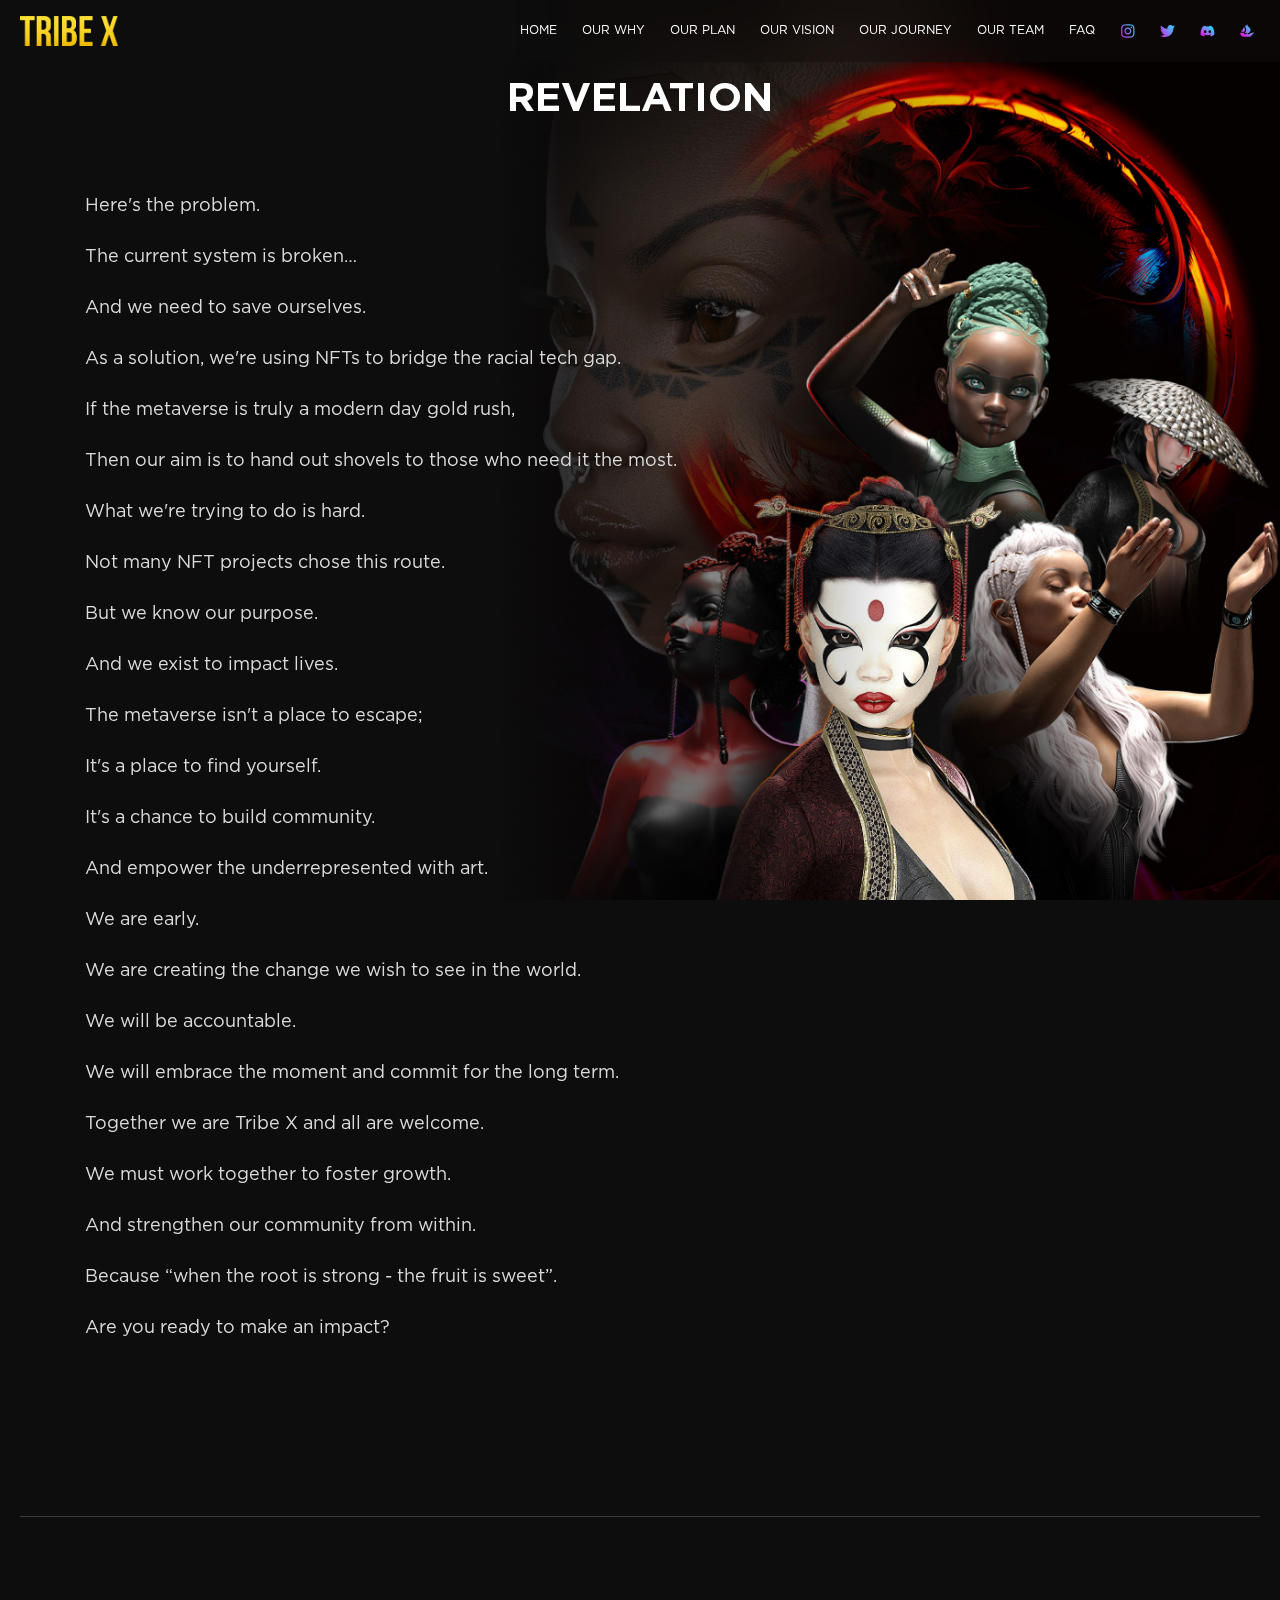
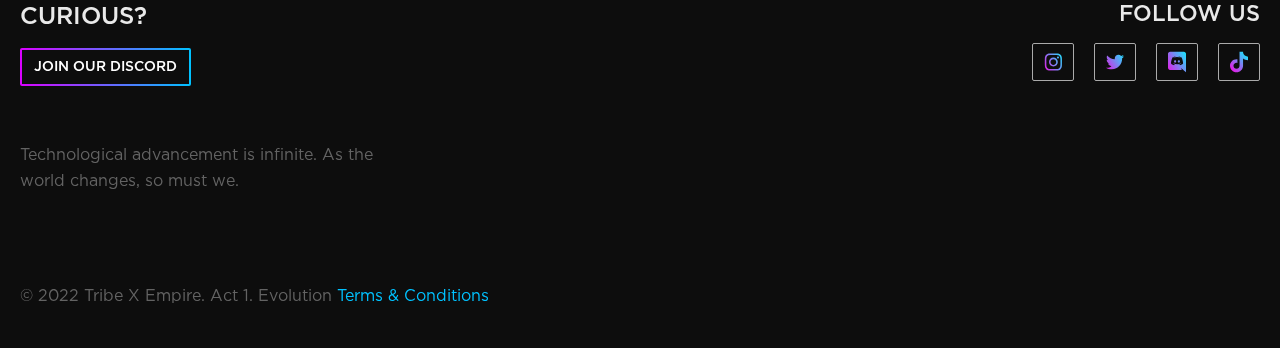
<file: revelation.html>
<!DOCTYPE html>
<html lang="en">
  <head>
    <!-- Required meta tags -->
    <meta charset="utf-8" />
    <meta
      name="viewport"
      content="width=device-width, initial-scale=1, shrink-to-fit=no"
    />

    <!-- favicon -->
    <link
      rel="shortcut icon"
      type="image/jpg"
      href="/images/favicon/favicon.ico"
    />

    <!-- Bootstrap CSS -->
    <link
      rel="stylesheet"
      href="https://stackpath.bootstrapcdn.com/bootstrap/4.5.2/css/bootstrap.min.css"
      integrity="sha384-JcKb8q3iqJ61gNV9KGb8thSsNjpSL0n8PARn9HuZOnIxN0hoP+VmmDGMN5t9UJ0Z"
      crossorigin="anonymous"
    />

    <!-- Google Font -->
    <link rel="preconnect" href="https://fonts.googleapis.com" />
    <link rel="preconnect" href="https://fonts.gstatic.com" crossorigin />
    <link
      href="https://fonts.googleapis.com/css2?family=Bebas+Neue&display=swap"
      rel="stylesheet"
    />

    <!-- Fontawesome icons -->
    <!-- <link rel="stylesheet" href="https://stackpath.bootstrapcdn.com/font-awesome/4.7.0/css/font-awesome.min.css" integrity="sha384-wvfXpqpZZVQGK6TAh5PVlGOfQNHSoD2xbE+QkPxCAFlNEevoEH3Sl0sibVcOQVnN" crossorigin="anonymous"> -->

    <!-- Custom css -->
    <link rel="stylesheet" href="css/secondary-style.css" type="text/css" />

    <title>TribeX Revelation</title>
  </head>

  <body class="rev-page">
    <!-- Top Fixed Menu -->
    <section class="menu-wrapper">
      <div class="top-menu visible">
        <a href="index.html" class="logo-wrapper">
          <!-- <img src="images/logo-yellow.png" alt="Logo" class="logo d-none d-md-block">
					<img src="images/logo-mobile.svg" alt="Logo" class="logo d-md-none"> -->
          <img src="images/logo-yellow.png" alt="Logo" class="logo" />
        </a>
        <button
          class="navbar-toggler closed-menu"
          type="button"
          data-toggle="collapse"
          data-target="#navbarText"
          aria-controls="navbarText"
          aria-expanded="false"
          aria-label="Toggle navigation"
        >
          <svg
            class="bar-icon"
            width="19"
            height="14"
            viewBox="0 0 19 14"
            fill="none"
            xmlns="http://www.w3.org/2000/svg"
          >
            <line
              class="top"
              x1="1"
              y1="1"
              x2="18"
              y2="1"
              stroke="#fff"
              stroke-width="2"
              stroke-linecap="round"
            />
            <line
              class="middle"
              x1="1"
              y1="7"
              x2="18"
              y2="7"
              stroke="#fff"
              stroke-width="2"
              stroke-linecap="round"
            />
            <line
              class="bottom"
              x1="1"
              y1="13"
              x2="18"
              y2="13"
              stroke="#fff"
              stroke-width="2"
              stroke-linecap="round"
            />
          </svg>
        </button>
        <div class="top-menu-inner">
          <!-- <div class="dropdown">
							<button class="btn dropdown-toggle" type="button" id="lanDropdown" data-toggle="dropdown" aria-haspopup="true" aria-expanded="false">
								  En
								<img src="images/dropdown-arrow.svg" alt="Arrow" class="arrow">
							</button>
							<div class="dropdown-menu" aria-labelledby="lanDropdown">
								  <a class="dropdown-item" href="#">Es</a>
								  <a class="dropdown-item" href="#">Pt</a>
								  <a class="dropdown-item" href="#">Ru</a>
								  <a class="dropdown-item" href="#">Uk</a>
							</div>
						</div> -->
          <!-- <a href="#" class="discord-btn wallet-btn d-none d-md-block" target="_blank">
							<span class="d-none d-md-block">Connect Wallet</span>
							<span class="d-md-none">
								<img src="images/opensea.png" alt="OpenSea">
							</span>
						</a> -->
          <!-- <a href="#opensea-modal" data-toggle="modal"  class="discord-btn opensea-btn" target="_blank">
							<span class="d-none d-md-block">OpenSea</span>
							<span class="d-md-none">
								<img src="images/opensea.png" alt="OpenSea">
							</span>
						</a>
						<a href="#" class="discord-btn" target="_blank">
							<span class="d-none d-md-block">Join our Discord</span>
							<span class="d-md-none">
								<img src="images/discord-button-v2.png" alt="Join Discord">
							</span>
						</a> -->
          <a href="index.html" class="menu-item link-texts">Home</a>
          <a href="revelation.html" class="menu-item link-texts">OUR WHY</a>
          <a href="roadmap.html" class="menu-item link-texts">OUR PLAN</a>
          <a href="vision.html" class="menu-item link-texts">OUR VISION</a>
          <a href="journey.html" class="menu-item link-texts">OUR JOURNEY</a>
          <a href="team.html" class="menu-item link-texts">Our TEAM</a>
          <a href="faq.html" class="menu-item link-texts">FAQ</a>
          <!-- <a href="https://tribelist.iamtribex.com/" class="menu-item link-texts" target="_blank">Whitelist</a> -->
          <a
            href="https://www.instagram.com/iamtribex/"
            class="menu-item social-icons"
            target="_blank"
          >
            <span>instagram</span>
            <svg
              width="22"
              height="22"
              viewBox="0 0 22 22"
              fill="none"
              xmlns="http://www.w3.org/2000/svg"
            >
              <path
                d="M11.5 5.60938C8.5 5.60938 6.10938 8.04688 6.10938 11C6.10938 14 8.5 16.3906 11.5 16.3906C14.4531 16.3906 16.8906 14 16.8906 11C16.8906 8.04688 14.4531 5.60938 11.5 5.60938ZM11.5 14.5156C9.57812 14.5156 7.98438 12.9688 7.98438 11C7.98438 9.07812 9.53125 7.53125 11.5 7.53125C13.4219 7.53125 14.9688 9.07812 14.9688 11C14.9688 12.9688 13.4219 14.5156 11.5 14.5156ZM18.3438 5.42188C18.3438 4.71875 17.7812 4.15625 17.0781 4.15625C16.375 4.15625 15.8125 4.71875 15.8125 5.42188C15.8125 6.125 16.375 6.6875 17.0781 6.6875C17.7812 6.6875 18.3438 6.125 18.3438 5.42188ZM21.9062 6.6875C21.8125 5 21.4375 3.5 20.2188 2.28125C19 1.0625 17.5 0.6875 15.8125 0.59375C14.0781 0.5 8.875 0.5 7.14062 0.59375C5.45312 0.6875 4 1.0625 2.73438 2.28125C1.51562 3.5 1.14062 5 1.04688 6.6875C0.953125 8.42188 0.953125 13.625 1.04688 15.3594C1.14062 17.0469 1.51562 18.5 2.73438 19.7656C4 20.9844 5.45312 21.3594 7.14062 21.4531C8.875 21.5469 14.0781 21.5469 15.8125 21.4531C17.5 21.3594 19 20.9844 20.2188 19.7656C21.4375 18.5 21.8125 17.0469 21.9062 15.3594C22 13.625 22 8.42188 21.9062 6.6875ZM19.6562 17.1875C19.3281 18.125 18.5781 18.8281 17.6875 19.2031C16.2812 19.7656 13 19.625 11.5 19.625C9.95312 19.625 6.67188 19.7656 5.3125 19.2031C4.375 18.8281 3.67188 18.125 3.29688 17.1875C2.73438 15.8281 2.875 12.5469 2.875 11C2.875 9.5 2.73438 6.21875 3.29688 4.8125C3.67188 3.92188 4.375 3.21875 5.3125 2.84375C6.67188 2.28125 9.95312 2.42188 11.5 2.42188C13 2.42188 16.2812 2.28125 17.6875 2.84375C18.5781 3.17188 19.2812 3.92188 19.6562 4.8125C20.2188 6.21875 20.0781 9.5 20.0781 11C20.0781 12.5469 20.2188 15.8281 19.6562 17.1875Z"
                fill="url(#paint0_linear_130_9491)"
              />
              <defs>
                <linearGradient
                  id="paint0_linear_130_9491"
                  x1="22"
                  y1="-7"
                  x2="-9.33679"
                  y2="11.2798"
                  gradientUnits="userSpaceOnUse"
                >
                  <stop stop-color="#00FFFF" />
                  <stop offset="1" stop-color="#FF00E5" />
                </linearGradient>
              </defs>
            </svg>
          </a>
          <a
            href="https://twitter.com/iam_tribex"
            class="menu-item social-icons"
            target="_blank"
          >
            <span>twitter</span>
            <svg
              width="24"
              height="20"
              viewBox="0 0 24 20"
              fill="none"
              xmlns="http://www.w3.org/2000/svg"
            >
              <path
                d="M21.5156 5.125C22.4531 4.42188 23.2969 3.57812 23.9531 2.59375C23.1094 2.96875 22.125 3.25 21.1406 3.34375C22.1719 2.73438 22.9219 1.79688 23.2969 0.625C22.3594 1.1875 21.2812 1.60938 20.2031 1.84375C19.2656 0.859375 18 0.296875 16.5938 0.296875C13.875 0.296875 11.6719 2.5 11.6719 5.21875C11.6719 5.59375 11.7188 5.96875 11.8125 6.34375C7.73438 6.10938 4.07812 4.14062 1.64062 1.1875C1.21875 1.89062 0.984375 2.73438 0.984375 3.67188C0.984375 5.35938 1.82812 6.85938 3.1875 7.75C2.39062 7.70312 1.59375 7.51562 0.9375 7.14062V7.1875C0.9375 9.57812 2.625 11.5469 4.875 12.0156C4.5 12.1094 4.03125 12.2031 3.60938 12.2031C3.28125 12.2031 3 12.1562 2.67188 12.1094C3.28125 14.0781 5.10938 15.4844 7.26562 15.5312C5.57812 16.8438 3.46875 17.6406 1.17188 17.6406C0.75 17.6406 0.375 17.5938 0 17.5469C2.15625 18.9531 4.73438 19.75 7.54688 19.75C16.5938 19.75 21.5156 12.2969 21.5156 5.78125C21.5156 5.54688 21.5156 5.35938 21.5156 5.125Z"
                fill="url(#paint0_linear_130_9511)"
              />
              <defs>
                <linearGradient
                  id="paint0_linear_130_9511"
                  x1="24"
                  y1="-8"
                  x2="-9.23077"
                  y2="14.1538"
                  gradientUnits="userSpaceOnUse"
                >
                  <stop stop-color="#00FFFF" />
                  <stop offset="1" stop-color="#FF00E5" />
                </linearGradient>
              </defs>
            </svg>
          </a>
          <a
            href="https://discord.gg/tribex"
            class="menu-item social-icons"
            target="_blank"
          >
            <span>discord</span>
            <svg
              width="16"
              height="12"
              viewBox="0 0 16 12"
              fill="none"
              xmlns="http://www.w3.org/2000/svg"
            >
              <path
                d="M13.099 1.45424C13.099 1.45424 13.099 1.45424 13.0739 1.45424C12.1448 1.02734 11.1152 0.700893 10.0856 0.525112C10.0605 0.525112 10.0605 0.5 10.0605 0.5L10.0354 0.525112C9.88471 0.776228 9.75915 1.05246 9.65871 1.30357C9.10625 1.22824 8.52868 1.17801 7.95112 1.17801C7.37355 1.17801 6.8211 1.22824 6.26864 1.30357C6.16819 1.05246 6.04264 0.776228 5.89197 0.525112H5.86685C5.84174 0.525112 5.84174 0.525112 5.84174 0.525112C4.81217 0.700893 3.78259 1.02734 2.85346 1.45424C2.82835 1.45424 2.82835 1.45424 2.82835 1.45424C0.919869 4.31696 0.392525 7.10435 0.643641 9.86663C0.643641 9.86663 0.643641 9.89174 0.668753 9.89174C1.74855 10.7204 3.00413 11.3482 4.36016 11.75C4.38527 11.75 4.38527 11.75 4.41038 11.75C4.68661 11.3482 4.93773 10.9464 5.16373 10.5195V10.4944C5.16373 10.4693 5.13862 10.4693 5.13862 10.4442C4.73683 10.2935 4.33505 10.1177 3.98348 9.89174C3.95837 9.89174 3.95837 9.89174 3.95837 9.86663C3.95837 9.84152 3.95837 9.84152 3.98348 9.81641C4.05882 9.76618 4.13415 9.71596 4.20949 9.64062C4.20949 9.64062 4.20949 9.64062 4.2346 9.64062C4.2346 9.64062 4.2346 9.64062 4.25971 9.64062C6.67043 10.7455 9.28203 10.7455 11.6676 9.64062H11.7179C11.7932 9.71596 11.8685 9.76618 11.9439 9.81641C11.969 9.84152 11.969 9.84152 11.969 9.86663C11.969 9.89174 11.969 9.89174 11.9439 9.89174C11.5672 10.1177 11.1905 10.2935 10.7887 10.4442C10.7636 10.4693 10.7636 10.4693 10.7636 10.4944V10.5195C10.9896 10.9464 11.2407 11.3482 11.517 11.75C11.517 11.75 11.5421 11.75 11.5672 11.75C12.8981 11.3482 14.1537 10.7204 15.2586 9.89174C15.2837 9.89174 15.2837 9.86663 15.2837 9.86663C15.585 6.67746 14.7564 3.91518 13.099 1.45424ZM5.51529 8.18415C4.78706 8.18415 4.18438 7.50614 4.18438 6.70257C4.18438 5.87388 4.78706 5.22098 5.51529 5.22098C6.26864 5.22098 6.84621 5.87388 6.84621 6.70257C6.84621 7.50614 6.24353 8.18415 5.51529 8.18415ZM10.4121 8.18415C9.68382 8.18415 9.10625 7.50614 9.10625 6.70257C9.10625 5.87388 9.68382 5.22098 10.4121 5.22098C11.1654 5.22098 11.7681 5.87388 11.743 6.70257C11.743 7.50614 11.1654 8.18415 10.4121 8.18415Z"
                fill="url(#paint0_linear_356_247)"
              />
              <defs>
                <linearGradient
                  id="paint0_linear_356_247"
                  x1="15.3447"
                  y1="0.499999"
                  x2="4.49703"
                  y2="14.7317"
                  gradientUnits="userSpaceOnUse"
                >
                  <stop stop-color="#00FFFF" />
                  <stop offset="1" stop-color="#FF00E5" />
                </linearGradient>
              </defs>
            </svg>
          </a>
          <a
            href="https://opensea.io/collection/tribe-x"
            class="menu-item social-icons"
            target="_blank"
          >
            <span>opensea</span>
            <svg
              width="15"
              height="13"
              viewBox="0 0 15 13"
              fill="none"
              xmlns="http://www.w3.org/2000/svg"
            >
              <path
                d="M10.3323 8.77525C10.0994 9.02671 9.63642 9.70792 8.93863 9.70792H7.7083V8.4337H8.74147C8.74147 8.4337 10.6532 7.11069 10.6532 5.57375C10.6532 3.73842 7.83974 1.7539 7.83974 1.7539L7.7083 1.72012V0.721763C7.7083 0.563492 7.64354 0.411703 7.52827 0.299788C7.41299 0.187873 7.25665 0.125 7.09362 0.125C6.9306 0.125 6.77426 0.187873 6.65898 0.299788C6.54371 0.411703 6.47895 0.563492 6.47895 0.721763V1.42362L4.76249 1.00701C4.76249 1.00701 6.14358 3.52542 6.14358 5.19185C6.14358 6.85829 4.76249 8.4337 4.76249 8.4337H6.47895V9.70792H4.85913C4.3353 9.70792 3.8627 9.34292 3.8627 8.80715V8.34832H0.344727V8.88597C0.344727 10.0401 1.33826 12.125 4.0415 12.125H10.0162C10.3893 12.125 11.1374 11.8435 11.9492 10.5674C12.761 9.29132 13.0481 8.90286 14.059 8.56131V7.66523C14.059 7.66523 10.5497 8.54067 10.3323 8.77525Z"
                fill="url(#paint0_linear_358_250)"
              />
              <path
                d="M4.98381 5.19185C4.98381 4.40649 4.54793 3.25425 4.16617 2.41071L0.995165 7.25613H4.21063C4.56146 6.73818 4.98381 5.92842 4.98381 5.19185Z"
                fill="url(#paint1_linear_358_250)"
              />
              <defs>
                <linearGradient
                  id="paint0_linear_358_250"
                  x1="14.059"
                  y1="0.124999"
                  x2="2.16521"
                  y2="13.7179"
                  gradientUnits="userSpaceOnUse"
                >
                  <stop stop-color="#00FFFF" />
                  <stop offset="1" stop-color="#FF00E5" />
                </linearGradient>
                <linearGradient
                  id="paint1_linear_358_250"
                  x1="14.059"
                  y1="0.124999"
                  x2="2.16521"
                  y2="13.7179"
                  gradientUnits="userSpaceOnUse"
                >
                  <stop stop-color="#00FFFF" />
                  <stop offset="1" stop-color="#FF00E5" />
                </linearGradient>
              </defs>
            </svg>
          </a>
        </div>
      </div>
    </section>

    <!-- Roadmap Section -->
    <section class="revelation-page">
      <picture>
        <source
          media="(max-width: 450px)"
          srcset="images/revelation/rev-banner-mobile.jpg"
        />
        <source
          media="(min-width: 451px)"
          srcset="images/revelation/rev-landscape-v3.jpg"
        />
        <img
          src="images/revelation/rev-banner-mobile.jpg"
          alt="Banner"
          class="revelation-banner"
        />
      </picture>
      <div class="container">
        <h1 class="title">REVELATION</h1>
        <p>Here's the problem.</p>
        <p>The current system is broken…</p>
        <p>And we need to save ourselves.</p>
        <p>As a solution, we're using NFTs to bridge the racial tech gap.</p>
        <p>If the metaverse is truly a modern day gold rush,</p>
        <p>
          Then our aim is to hand out shovels to those who need it the most.
        </p>
        <p>What we're trying to do is hard.</p>
        <p>Not many NFT projects chose this route.</p>
        <p>But we know our purpose.</p>
        <p>And we exist to impact lives.</p>
        <p>The metaverse isn't a place to escape;</p>
        <p>It's a place to find yourself.</p>
        <p>It's a chance to build community.</p>
        <p>And empower the underrepresented with art.</p>
        <p>We are early.</p>
        <p>We are creating the change we wish to see in the world.</p>
        <p>We will be accountable.</p>
        <p>We will embrace the moment and commit for the long term.</p>
        <p>Together we are Tribe X and all are welcome.</p>
        <p>We must work together to foster growth.</p>
        <p>And strengthen our community from within.</p>
        <p>Because “when the root is strong - the fruit is sweet”.</p>
        <p>Are you ready to make an impact?</p>
      </div>
    </section>

    <!-- Footer -->
    <footer class="footer">
      <div class="container">
        <div class="footer-inner">
          <div class="left">
            <div>
              <h3>CURIOUS?</h3>
              <a
                href="https://discord.gg/tribex"
                target="_blank"
                class="discord-join"
              >
                <span>Join our Discord</span>
              </a>
            </div>
            <p>
              Technological advancement is infinite. As the world changes, so
              must we.
            </p>
          </div>
          <div class="right">
            <div>
              <h5>FOLLOW US</h5>
              <div class="social-box-f">
                <a href="https://www.instagram.com/iamtribex/" target="_blank">
                  <svg
                    width="22"
                    height="22"
                    viewBox="0 0 22 22"
                    fill="none"
                    xmlns="http://www.w3.org/2000/svg"
                  >
                    <path
                      d="M11.5 5.60938C8.5 5.60938 6.10938 8.04688 6.10938 11C6.10938 14 8.5 16.3906 11.5 16.3906C14.4531 16.3906 16.8906 14 16.8906 11C16.8906 8.04688 14.4531 5.60938 11.5 5.60938ZM11.5 14.5156C9.57812 14.5156 7.98438 12.9688 7.98438 11C7.98438 9.07812 9.53125 7.53125 11.5 7.53125C13.4219 7.53125 14.9688 9.07812 14.9688 11C14.9688 12.9688 13.4219 14.5156 11.5 14.5156ZM18.3438 5.42188C18.3438 4.71875 17.7812 4.15625 17.0781 4.15625C16.375 4.15625 15.8125 4.71875 15.8125 5.42188C15.8125 6.125 16.375 6.6875 17.0781 6.6875C17.7812 6.6875 18.3438 6.125 18.3438 5.42188ZM21.9062 6.6875C21.8125 5 21.4375 3.5 20.2188 2.28125C19 1.0625 17.5 0.6875 15.8125 0.59375C14.0781 0.5 8.875 0.5 7.14062 0.59375C5.45312 0.6875 4 1.0625 2.73438 2.28125C1.51562 3.5 1.14062 5 1.04688 6.6875C0.953125 8.42188 0.953125 13.625 1.04688 15.3594C1.14062 17.0469 1.51562 18.5 2.73438 19.7656C4 20.9844 5.45312 21.3594 7.14062 21.4531C8.875 21.5469 14.0781 21.5469 15.8125 21.4531C17.5 21.3594 19 20.9844 20.2188 19.7656C21.4375 18.5 21.8125 17.0469 21.9062 15.3594C22 13.625 22 8.42188 21.9062 6.6875ZM19.6562 17.1875C19.3281 18.125 18.5781 18.8281 17.6875 19.2031C16.2812 19.7656 13 19.625 11.5 19.625C9.95312 19.625 6.67188 19.7656 5.3125 19.2031C4.375 18.8281 3.67188 18.125 3.29688 17.1875C2.73438 15.8281 2.875 12.5469 2.875 11C2.875 9.5 2.73438 6.21875 3.29688 4.8125C3.67188 3.92188 4.375 3.21875 5.3125 2.84375C6.67188 2.28125 9.95312 2.42188 11.5 2.42188C13 2.42188 16.2812 2.28125 17.6875 2.84375C18.5781 3.17188 19.2812 3.92188 19.6562 4.8125C20.2188 6.21875 20.0781 9.5 20.0781 11C20.0781 12.5469 20.2188 15.8281 19.6562 17.1875Z"
                      fill="url(#paint0_linear_130_949)"
                    />
                    <defs>
                      <linearGradient
                        id="paint0_linear_130_949"
                        x1="22"
                        y1="-7"
                        x2="-9.33679"
                        y2="11.2798"
                        gradientUnits="userSpaceOnUse"
                      >
                        <stop stop-color="#00FFFF" />
                        <stop offset="1" stop-color="#FF00E5" />
                      </linearGradient>
                    </defs>
                  </svg>
                </a>
                <a href="https://twitter.com/iam_tribex" target="_blank">
                  <svg
                    width="24"
                    height="20"
                    viewBox="0 0 24 20"
                    fill="none"
                    xmlns="http://www.w3.org/2000/svg"
                  >
                    <path
                      d="M21.5156 5.125C22.4531 4.42188 23.2969 3.57812 23.9531 2.59375C23.1094 2.96875 22.125 3.25 21.1406 3.34375C22.1719 2.73438 22.9219 1.79688 23.2969 0.625C22.3594 1.1875 21.2812 1.60938 20.2031 1.84375C19.2656 0.859375 18 0.296875 16.5938 0.296875C13.875 0.296875 11.6719 2.5 11.6719 5.21875C11.6719 5.59375 11.7188 5.96875 11.8125 6.34375C7.73438 6.10938 4.07812 4.14062 1.64062 1.1875C1.21875 1.89062 0.984375 2.73438 0.984375 3.67188C0.984375 5.35938 1.82812 6.85938 3.1875 7.75C2.39062 7.70312 1.59375 7.51562 0.9375 7.14062V7.1875C0.9375 9.57812 2.625 11.5469 4.875 12.0156C4.5 12.1094 4.03125 12.2031 3.60938 12.2031C3.28125 12.2031 3 12.1562 2.67188 12.1094C3.28125 14.0781 5.10938 15.4844 7.26562 15.5312C5.57812 16.8438 3.46875 17.6406 1.17188 17.6406C0.75 17.6406 0.375 17.5938 0 17.5469C2.15625 18.9531 4.73438 19.75 7.54688 19.75C16.5938 19.75 21.5156 12.2969 21.5156 5.78125C21.5156 5.54688 21.5156 5.35938 21.5156 5.125Z"
                      fill="url(#paint0_linear_130_951)"
                    />
                    <defs>
                      <linearGradient
                        id="paint0_linear_130_951"
                        x1="24"
                        y1="-8"
                        x2="-9.23077"
                        y2="14.1538"
                        gradientUnits="userSpaceOnUse"
                      >
                        <stop stop-color="#00FFFF" />
                        <stop offset="1" stop-color="#FF00E5" />
                      </linearGradient>
                    </defs>
                  </svg>
                </a>
                <a
                  href="https://discord.gg/tribex"
                  target="_blank"
                  alt="Join our Discord"
                >
                  <svg
                    width="21"
                    height="24"
                    viewBox="0 0 21 24"
                    fill="none"
                    xmlns="http://www.w3.org/2000/svg"
                  >
                    <path
                      d="M13.9219 11.4375C13.9219 10.6875 13.3594 10.0781 12.7031 10.0781C12 10.0781 11.4375 10.6875 11.4375 11.4375C11.4375 12.1406 12 12.75 12.7031 12.75C13.3594 12.75 13.9219 12.1406 13.9219 11.4375ZM8.29688 10.0781C7.64062 10.0781 7.07812 10.6875 7.07812 11.4375C7.07812 12.1406 7.64062 12.75 8.29688 12.75C9 12.75 9.51562 12.1406 9.51562 11.4375C9.5625 10.6875 9 10.0781 8.29688 10.0781ZM21 2.48438C21 1.125 19.875 0 18.5156 0H2.4375C1.07812 0 0 1.125 0 2.48438V18.7031C0 20.1094 1.07812 21.1875 2.4375 21.1875H16.0312L15.4219 18.9844C18.9375 22.2188 17.9531 21.375 21 24V2.48438ZM17.5781 13.875C17.5781 13.875 16.5469 15.6094 13.875 15.7031C13.875 15.7031 13.4531 15.1875 13.0781 14.7188C14.6719 14.2969 15.2812 13.3125 15.2812 13.3125C14.7656 13.6406 14.2969 13.8281 13.875 14.0156C11.2969 15.0938 8.4375 14.7188 6.375 13.5938C6.375 13.5469 6.09375 13.4062 5.90625 13.2656C5.90625 13.2656 6.46875 14.25 8.01562 14.7188C7.64062 15.1406 7.21875 15.7031 7.21875 15.7031C4.54688 15.6094 3.5625 13.875 3.5625 13.875C3.5625 9.98438 5.25 6.89062 5.25 6.89062C6.98438 5.57812 8.625 5.625 8.625 5.625L8.76562 5.76562C6.60938 6.375 5.625 7.3125 5.625 7.3125C5.625 7.3125 5.85938 7.17188 6.32812 6.98438C9.09375 5.76562 12.4219 5.76562 15.2812 7.3125C15.2812 7.3125 14.3438 6.42188 12.2812 5.8125L12.4688 5.625C12.4688 5.625 14.1094 5.57812 15.8438 6.89062C15.8438 6.89062 17.5781 9.98438 17.5781 13.875Z"
                      fill="url(#paint0_linear_130_953)"
                    />
                    <defs>
                      <linearGradient
                        id="paint0_linear_130_953"
                        x1="21"
                        y1="-6"
                        x2="-10.3368"
                        y2="12.2798"
                        gradientUnits="userSpaceOnUse"
                      >
                        <stop stop-color="#00FFFF" />
                        <stop offset="1" stop-color="#FF00E5" />
                      </linearGradient>
                    </defs>
                  </svg>
                </a>
                <!-- Tiktok -->
                <a href="https://www.tiktok.com/@iam_tribex" target="_blank">
                  <svg
                    width="21"
                    height="24"
                    viewBox="0 0 21 24"
                    fill="none"
                    xmlns="http://www.w3.org/2000/svg"
                  >
                    <path
                      d="M21 9.84375V5.76562C20.9531 5.76562 20.9531 5.76562 20.9531 5.76562C19.8281 5.76562 18.75 5.4375 17.8594 4.82812C16.5469 3.98438 15.6094 2.625 15.3281 1.07812C15.2344 0.75 15.2344 0.421875 15.2344 0.09375C15.2344 0.046875 15.2344 0.046875 15.2344 0H11.1094V16.4062C11.1094 18.3281 9.51562 19.9219 7.59375 19.9219C5.67188 19.9219 4.07812 18.3281 4.07812 16.4062C4.07812 14.4844 5.67188 12.8906 7.59375 12.8906C7.96875 12.8906 8.29688 12.9375 8.67188 13.0781V8.85938C8.29688 8.8125 7.96875 8.76562 7.59375 8.76562C3.375 8.76562 0 12.1875 0 16.4062C0 20.625 3.375 24 7.59375 24C11.8125 24 15.2344 20.625 15.2344 16.4062V8.01562C16.8281 9.1875 18.7969 9.84375 20.9531 9.84375H21Z"
                      fill="url(#paint0_linear_169_14)"
                    />
                    <defs>
                      <linearGradient
                        id="paint0_linear_169_14"
                        x1="21"
                        y1="-1.43051e-06"
                        x2="-2.78761"
                        y2="20.8142"
                        gradientUnits="userSpaceOnUse"
                      >
                        <stop stop-color="#00FFFF" />
                        <stop offset="1" stop-color="#FF00E5" />
                      </linearGradient>
                    </defs>
                  </svg>
                </a>
              </div>
            </div>
            <div>
              <!-- <h5>READ OUR WHITE PAPER</h5>
						<a href="/media/Tribe X_Whitepaper v2.22.22.pdf" class="book-link">
							<img src="images/footer-download.svg" class="footer-download" alt="Link">
							<img src="images/pdf-icon.svg" alt="Icon">
						</a> -->
            </div>
          </div>
        </div>
        <p class="copy">
          &copy; 2022 Tribe X Empire. Act 1. Evolution
          <a href="terms.html" target="_blank"> Terms & Conditions </a>
        </p>
      </div>
    </footer>

    <!-- Temp Modal for OpenSea -->
    <div
      class="modal fade"
      id="opensea-modal"
      tabindex="-1"
      aria-labelledby="opensea-modalLabel"
      aria-hidden="true"
    >
      <div class="modal-dialog modal-dialog-centered">
        <div class="modal-content">
          <div class="modal-body">
            <button
              type="button"
              class="close"
              data-dismiss="modal"
              aria-label="Close"
            >
              <span>X</span>
            </button>
            <div class="modal-box">
              <img src="images/corner-1s.svg" alt="Corner" class="corner-img" />
              <div class="phase-border"></div>
              <p class="text-center">OpenSea link coming soon</p>
            </div>
          </div>
        </div>
      </div>
    </div>

    <!-- Optional JavaScript -->
    <!-- jQuery first, then Popper.js, then Bootstrap JS -->
    <!-- <script src="js/jquery-1.10.2.min.js" ></script>
		<script src="https://cdn.jsdelivr.net/npm/popper.js@1.16.1/dist/umd/popper.min.js" integrity="sha384-9/reFTGAW83EW2RDu2S0VKaIzap3H66lZH81PoYlFhbGU+6BZp6G7niu735Sk7lN" crossorigin="anonymous"></script>
		<script src="https://stackpath.bootstrapcdn.com/bootstrap/4.5.2/js/bootstrap.min.js" integrity="sha384-B4gt1jrGC7Jh4AgTPSdUtOBvfO8shuf57BaghqFfPlYxofvL8/KUEfYiJOMMV+rV" crossorigin="anonymous"></script>
		<script src="js/script.js" ></script> -->

    <!-- Scripts -->
    <script src="js/jquery-1.10.2.min.js"></script>
    <script
      src="https://cdn.jsdelivr.net/npm/popper.js@1.16.1/dist/umd/popper.min.js"
      integrity="sha384-9/reFTGAW83EW2RDu2S0VKaIzap3H66lZH81PoYlFhbGU+6BZp6G7niu735Sk7lN"
      crossorigin="anonymous"
    ></script>
    <script
      src="https://stackpath.bootstrapcdn.com/bootstrap/4.5.2/js/bootstrap.min.js"
      integrity="sha384-B4gt1jrGC7Jh4AgTPSdUtOBvfO8shuf57BaghqFfPlYxofvL8/KUEfYiJOMMV+rV"
      crossorigin="anonymous"
    ></script>
    <script src="js/secondary-script.js"></script>
  </body>
</html>
</file>
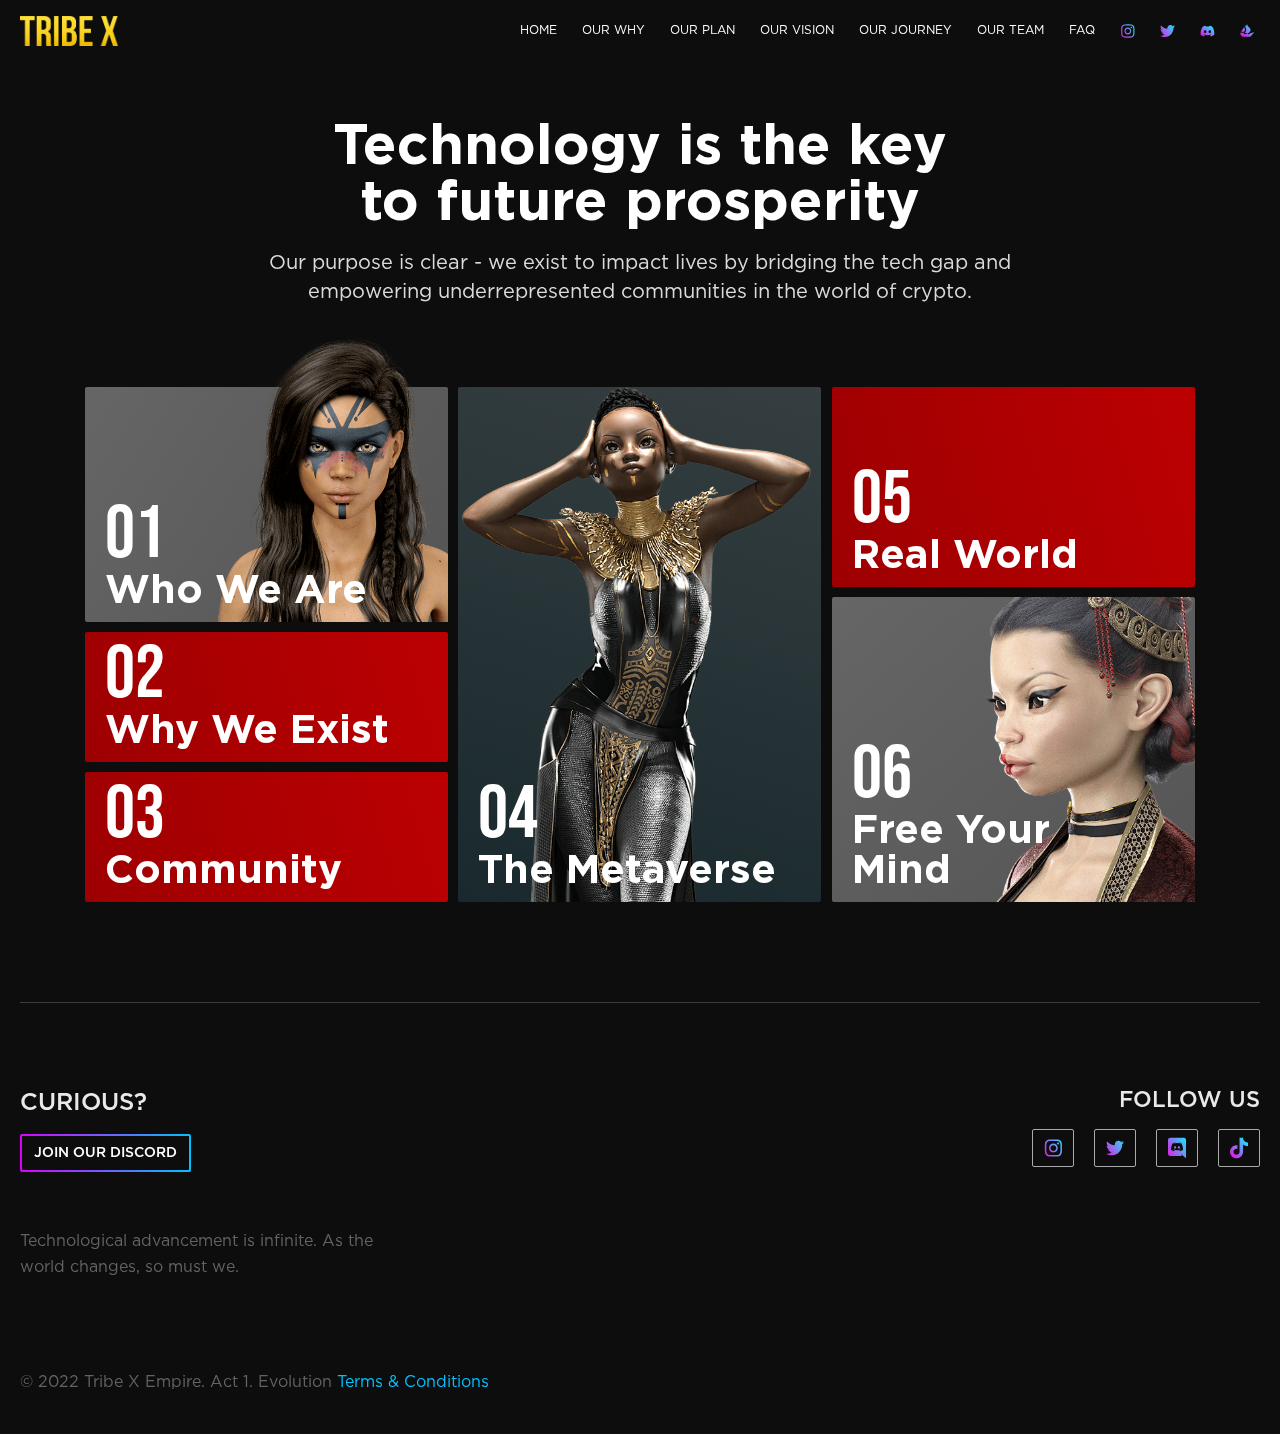
<file: roadmap.html>
<!DOCTYPE html>
<html lang="en">
  <head>
    <!-- Required meta tags -->
    <meta charset="utf-8" />
    <meta
      name="viewport"
      content="width=device-width, initial-scale=1, shrink-to-fit=no"
    />

    <!-- favicon -->
    <link
      rel="shortcut icon"
      type="image/jpg"
      href="/images/favicon/favicon.ico"
    />

    <!-- Bootstrap CSS -->
    <link
      rel="stylesheet"
      href="https://stackpath.bootstrapcdn.com/bootstrap/4.5.2/css/bootstrap.min.css"
      integrity="sha384-JcKb8q3iqJ61gNV9KGb8thSsNjpSL0n8PARn9HuZOnIxN0hoP+VmmDGMN5t9UJ0Z"
      crossorigin="anonymous"
    />

    <!-- Google Font -->
    <link rel="preconnect" href="https://fonts.googleapis.com" />
    <link rel="preconnect" href="https://fonts.gstatic.com" crossorigin />
    <link
      href="https://fonts.googleapis.com/css2?family=Bebas+Neue&display=swap"
      rel="stylesheet"
    />

    <!-- Fontawesome icons -->
    <!-- <link rel="stylesheet" href="https://stackpath.bootstrapcdn.com/font-awesome/4.7.0/css/font-awesome.min.css" integrity="sha384-wvfXpqpZZVQGK6TAh5PVlGOfQNHSoD2xbE+QkPxCAFlNEevoEH3Sl0sibVcOQVnN" crossorigin="anonymous"> -->

    <!-- Custom css -->
    <link rel="stylesheet" href="css/secondary-style.css" type="text/css" />

    <title>TribeX Roadmap</title>
  </head>

  <body>
    <!-- Top Fixed Menu -->
    <section class="menu-wrapper">
      <div class="top-menu visible">
        <a href="index.html" class="logo-wrapper">
          <!-- <img src="images/logo-yellow.png" alt="Logo" class="logo d-none d-md-block">
				<img src="images/logo-mobile.svg" alt="Logo" class="logo d-md-none"> -->
          <img src="images/logo-yellow.png" alt="Logo" class="logo" />
        </a>
        <button
          class="navbar-toggler closed-menu"
          type="button"
          data-toggle="collapse"
          data-target="#navbarText"
          aria-controls="navbarText"
          aria-expanded="false"
          aria-label="Toggle navigation"
        >
          <svg
            class="bar-icon"
            width="19"
            height="14"
            viewBox="0 0 19 14"
            fill="none"
            xmlns="http://www.w3.org/2000/svg"
          >
            <line
              class="top"
              x1="1"
              y1="1"
              x2="18"
              y2="1"
              stroke="#fff"
              stroke-width="2"
              stroke-linecap="round"
            />
            <line
              class="middle"
              x1="1"
              y1="7"
              x2="18"
              y2="7"
              stroke="#fff"
              stroke-width="2"
              stroke-linecap="round"
            />
            <line
              class="bottom"
              x1="1"
              y1="13"
              x2="18"
              y2="13"
              stroke="#fff"
              stroke-width="2"
              stroke-linecap="round"
            />
          </svg>
        </button>
        <div class="top-menu-inner">
          <!-- <div class="dropdown">
						<button class="btn dropdown-toggle" type="button" id="lanDropdown" data-toggle="dropdown" aria-haspopup="true" aria-expanded="false">
						  	En
							<img src="images/dropdown-arrow.svg" alt="Arrow" class="arrow">
						</button>
						<div class="dropdown-menu" aria-labelledby="lanDropdown">
						  	<a class="dropdown-item" href="#">Es</a>
						  	<a class="dropdown-item" href="#">Pt</a>
						  	<a class="dropdown-item" href="#">Ru</a>
						  	<a class="dropdown-item" href="#">Uk</a>
						</div>
					</div> -->
          <!-- <a href="#" class="discord-btn wallet-btn d-none d-md-block" target="_blank">
						<span class="d-none d-md-block">Connect Wallet</span>
						<span class="d-md-none">
							<img src="images/opensea.png" alt="OpenSea">
						</span>
					</a> -->
          <!-- <a href="#opensea-modal" data-toggle="modal"  class="discord-btn opensea-btn" target="_blank">
						<span class="d-none d-md-block">OpenSea</span>
						<span class="d-md-none">
							<img src="images/opensea.png" alt="OpenSea">
						</span>
					</a>
					<a href="#" class="discord-btn" target="_blank">
						<span class="d-none d-md-block">Join our Discord</span>
						<span class="d-md-none">
							<img src="images/discord-button-v2.png" alt="Join Discord">
						</span>
					</a> -->
          <a href="index.html" class="menu-item link-texts">Home</a>
          <a href="revelation.html" class="menu-item link-texts">OUR WHY</a>
          <a href="roadmap.html" class="menu-item link-texts">OUR PLAN</a>
          <a href="vision.html" class="menu-item link-texts">OUR VISION</a>
          <a href="journey.html" class="menu-item link-texts">OUR JOURNEY</a>
          <a href="team.html" class="menu-item link-texts">Our TEAM</a>
          <a href="faq.html" class="menu-item link-texts">FAQ</a>
          <!-- <a href="https://tribelist.iamtribex.com/" class="menu-item link-texts" target="_blank">Whitelist</a> -->
          <a
            href="https://www.instagram.com/iamtribex/"
            class="menu-item social-icons"
            target="_blank"
          >
            <span>instagram</span>
            <svg
              width="22"
              height="22"
              viewBox="0 0 22 22"
              fill="none"
              xmlns="http://www.w3.org/2000/svg"
            >
              <path
                d="M11.5 5.60938C8.5 5.60938 6.10938 8.04688 6.10938 11C6.10938 14 8.5 16.3906 11.5 16.3906C14.4531 16.3906 16.8906 14 16.8906 11C16.8906 8.04688 14.4531 5.60938 11.5 5.60938ZM11.5 14.5156C9.57812 14.5156 7.98438 12.9688 7.98438 11C7.98438 9.07812 9.53125 7.53125 11.5 7.53125C13.4219 7.53125 14.9688 9.07812 14.9688 11C14.9688 12.9688 13.4219 14.5156 11.5 14.5156ZM18.3438 5.42188C18.3438 4.71875 17.7812 4.15625 17.0781 4.15625C16.375 4.15625 15.8125 4.71875 15.8125 5.42188C15.8125 6.125 16.375 6.6875 17.0781 6.6875C17.7812 6.6875 18.3438 6.125 18.3438 5.42188ZM21.9062 6.6875C21.8125 5 21.4375 3.5 20.2188 2.28125C19 1.0625 17.5 0.6875 15.8125 0.59375C14.0781 0.5 8.875 0.5 7.14062 0.59375C5.45312 0.6875 4 1.0625 2.73438 2.28125C1.51562 3.5 1.14062 5 1.04688 6.6875C0.953125 8.42188 0.953125 13.625 1.04688 15.3594C1.14062 17.0469 1.51562 18.5 2.73438 19.7656C4 20.9844 5.45312 21.3594 7.14062 21.4531C8.875 21.5469 14.0781 21.5469 15.8125 21.4531C17.5 21.3594 19 20.9844 20.2188 19.7656C21.4375 18.5 21.8125 17.0469 21.9062 15.3594C22 13.625 22 8.42188 21.9062 6.6875ZM19.6562 17.1875C19.3281 18.125 18.5781 18.8281 17.6875 19.2031C16.2812 19.7656 13 19.625 11.5 19.625C9.95312 19.625 6.67188 19.7656 5.3125 19.2031C4.375 18.8281 3.67188 18.125 3.29688 17.1875C2.73438 15.8281 2.875 12.5469 2.875 11C2.875 9.5 2.73438 6.21875 3.29688 4.8125C3.67188 3.92188 4.375 3.21875 5.3125 2.84375C6.67188 2.28125 9.95312 2.42188 11.5 2.42188C13 2.42188 16.2812 2.28125 17.6875 2.84375C18.5781 3.17188 19.2812 3.92188 19.6562 4.8125C20.2188 6.21875 20.0781 9.5 20.0781 11C20.0781 12.5469 20.2188 15.8281 19.6562 17.1875Z"
                fill="url(#paint0_linear_130_9491)"
              />
              <defs>
                <linearGradient
                  id="paint0_linear_130_9491"
                  x1="22"
                  y1="-7"
                  x2="-9.33679"
                  y2="11.2798"
                  gradientUnits="userSpaceOnUse"
                >
                  <stop stop-color="#00FFFF" />
                  <stop offset="1" stop-color="#FF00E5" />
                </linearGradient>
              </defs>
            </svg>
          </a>
          <a
            href="https://twitter.com/iam_tribex"
            class="menu-item social-icons"
            target="_blank"
          >
            <span>twitter</span>
            <svg
              width="24"
              height="20"
              viewBox="0 0 24 20"
              fill="none"
              xmlns="http://www.w3.org/2000/svg"
            >
              <path
                d="M21.5156 5.125C22.4531 4.42188 23.2969 3.57812 23.9531 2.59375C23.1094 2.96875 22.125 3.25 21.1406 3.34375C22.1719 2.73438 22.9219 1.79688 23.2969 0.625C22.3594 1.1875 21.2812 1.60938 20.2031 1.84375C19.2656 0.859375 18 0.296875 16.5938 0.296875C13.875 0.296875 11.6719 2.5 11.6719 5.21875C11.6719 5.59375 11.7188 5.96875 11.8125 6.34375C7.73438 6.10938 4.07812 4.14062 1.64062 1.1875C1.21875 1.89062 0.984375 2.73438 0.984375 3.67188C0.984375 5.35938 1.82812 6.85938 3.1875 7.75C2.39062 7.70312 1.59375 7.51562 0.9375 7.14062V7.1875C0.9375 9.57812 2.625 11.5469 4.875 12.0156C4.5 12.1094 4.03125 12.2031 3.60938 12.2031C3.28125 12.2031 3 12.1562 2.67188 12.1094C3.28125 14.0781 5.10938 15.4844 7.26562 15.5312C5.57812 16.8438 3.46875 17.6406 1.17188 17.6406C0.75 17.6406 0.375 17.5938 0 17.5469C2.15625 18.9531 4.73438 19.75 7.54688 19.75C16.5938 19.75 21.5156 12.2969 21.5156 5.78125C21.5156 5.54688 21.5156 5.35938 21.5156 5.125Z"
                fill="url(#paint0_linear_130_9511)"
              />
              <defs>
                <linearGradient
                  id="paint0_linear_130_9511"
                  x1="24"
                  y1="-8"
                  x2="-9.23077"
                  y2="14.1538"
                  gradientUnits="userSpaceOnUse"
                >
                  <stop stop-color="#00FFFF" />
                  <stop offset="1" stop-color="#FF00E5" />
                </linearGradient>
              </defs>
            </svg>
          </a>
          <a
            href="https://discord.gg/tribex"
            class="menu-item social-icons"
            target="_blank"
          >
            <span>discord</span>
            <svg
              width="16"
              height="12"
              viewBox="0 0 16 12"
              fill="none"
              xmlns="http://www.w3.org/2000/svg"
            >
              <path
                d="M13.099 1.45424C13.099 1.45424 13.099 1.45424 13.0739 1.45424C12.1448 1.02734 11.1152 0.700893 10.0856 0.525112C10.0605 0.525112 10.0605 0.5 10.0605 0.5L10.0354 0.525112C9.88471 0.776228 9.75915 1.05246 9.65871 1.30357C9.10625 1.22824 8.52868 1.17801 7.95112 1.17801C7.37355 1.17801 6.8211 1.22824 6.26864 1.30357C6.16819 1.05246 6.04264 0.776228 5.89197 0.525112H5.86685C5.84174 0.525112 5.84174 0.525112 5.84174 0.525112C4.81217 0.700893 3.78259 1.02734 2.85346 1.45424C2.82835 1.45424 2.82835 1.45424 2.82835 1.45424C0.919869 4.31696 0.392525 7.10435 0.643641 9.86663C0.643641 9.86663 0.643641 9.89174 0.668753 9.89174C1.74855 10.7204 3.00413 11.3482 4.36016 11.75C4.38527 11.75 4.38527 11.75 4.41038 11.75C4.68661 11.3482 4.93773 10.9464 5.16373 10.5195V10.4944C5.16373 10.4693 5.13862 10.4693 5.13862 10.4442C4.73683 10.2935 4.33505 10.1177 3.98348 9.89174C3.95837 9.89174 3.95837 9.89174 3.95837 9.86663C3.95837 9.84152 3.95837 9.84152 3.98348 9.81641C4.05882 9.76618 4.13415 9.71596 4.20949 9.64062C4.20949 9.64062 4.20949 9.64062 4.2346 9.64062C4.2346 9.64062 4.2346 9.64062 4.25971 9.64062C6.67043 10.7455 9.28203 10.7455 11.6676 9.64062H11.7179C11.7932 9.71596 11.8685 9.76618 11.9439 9.81641C11.969 9.84152 11.969 9.84152 11.969 9.86663C11.969 9.89174 11.969 9.89174 11.9439 9.89174C11.5672 10.1177 11.1905 10.2935 10.7887 10.4442C10.7636 10.4693 10.7636 10.4693 10.7636 10.4944V10.5195C10.9896 10.9464 11.2407 11.3482 11.517 11.75C11.517 11.75 11.5421 11.75 11.5672 11.75C12.8981 11.3482 14.1537 10.7204 15.2586 9.89174C15.2837 9.89174 15.2837 9.86663 15.2837 9.86663C15.585 6.67746 14.7564 3.91518 13.099 1.45424ZM5.51529 8.18415C4.78706 8.18415 4.18438 7.50614 4.18438 6.70257C4.18438 5.87388 4.78706 5.22098 5.51529 5.22098C6.26864 5.22098 6.84621 5.87388 6.84621 6.70257C6.84621 7.50614 6.24353 8.18415 5.51529 8.18415ZM10.4121 8.18415C9.68382 8.18415 9.10625 7.50614 9.10625 6.70257C9.10625 5.87388 9.68382 5.22098 10.4121 5.22098C11.1654 5.22098 11.7681 5.87388 11.743 6.70257C11.743 7.50614 11.1654 8.18415 10.4121 8.18415Z"
                fill="url(#paint0_linear_356_247)"
              />
              <defs>
                <linearGradient
                  id="paint0_linear_356_247"
                  x1="15.3447"
                  y1="0.499999"
                  x2="4.49703"
                  y2="14.7317"
                  gradientUnits="userSpaceOnUse"
                >
                  <stop stop-color="#00FFFF" />
                  <stop offset="1" stop-color="#FF00E5" />
                </linearGradient>
              </defs>
            </svg>
          </a>
          <a
            href="https://opensea.io/collection/tribe-x"
            class="menu-item social-icons"
            target="_blank"
          >
            <span>opensea</span>
            <svg
              width="15"
              height="13"
              viewBox="0 0 15 13"
              fill="none"
              xmlns="http://www.w3.org/2000/svg"
            >
              <path
                d="M10.3323 8.77525C10.0994 9.02671 9.63642 9.70792 8.93863 9.70792H7.7083V8.4337H8.74147C8.74147 8.4337 10.6532 7.11069 10.6532 5.57375C10.6532 3.73842 7.83974 1.7539 7.83974 1.7539L7.7083 1.72012V0.721763C7.7083 0.563492 7.64354 0.411703 7.52827 0.299788C7.41299 0.187873 7.25665 0.125 7.09362 0.125C6.9306 0.125 6.77426 0.187873 6.65898 0.299788C6.54371 0.411703 6.47895 0.563492 6.47895 0.721763V1.42362L4.76249 1.00701C4.76249 1.00701 6.14358 3.52542 6.14358 5.19185C6.14358 6.85829 4.76249 8.4337 4.76249 8.4337H6.47895V9.70792H4.85913C4.3353 9.70792 3.8627 9.34292 3.8627 8.80715V8.34832H0.344727V8.88597C0.344727 10.0401 1.33826 12.125 4.0415 12.125H10.0162C10.3893 12.125 11.1374 11.8435 11.9492 10.5674C12.761 9.29132 13.0481 8.90286 14.059 8.56131V7.66523C14.059 7.66523 10.5497 8.54067 10.3323 8.77525Z"
                fill="url(#paint0_linear_358_250)"
              />
              <path
                d="M4.98381 5.19185C4.98381 4.40649 4.54793 3.25425 4.16617 2.41071L0.995165 7.25613H4.21063C4.56146 6.73818 4.98381 5.92842 4.98381 5.19185Z"
                fill="url(#paint1_linear_358_250)"
              />
              <defs>
                <linearGradient
                  id="paint0_linear_358_250"
                  x1="14.059"
                  y1="0.124999"
                  x2="2.16521"
                  y2="13.7179"
                  gradientUnits="userSpaceOnUse"
                >
                  <stop stop-color="#00FFFF" />
                  <stop offset="1" stop-color="#FF00E5" />
                </linearGradient>
                <linearGradient
                  id="paint1_linear_358_250"
                  x1="14.059"
                  y1="0.124999"
                  x2="2.16521"
                  y2="13.7179"
                  gradientUnits="userSpaceOnUse"
                >
                  <stop stop-color="#00FFFF" />
                  <stop offset="1" stop-color="#FF00E5" />
                </linearGradient>
              </defs>
            </svg>
          </a>
        </div>
      </div>
    </section>

    <!-- Roadmap Section -->
    <section class="roadmap-page">
      <div class="container">
        <h1 class="title">Technology is the key to future prosperity</h1>
        <p class="title-text">
          Our purpose is clear - we exist to impact lives by bridging the tech
          gap and empowering underrepresented communities in the world of
          crypto.
        </p>

        <div class="roadmap-grid">
          <div class="item one">
            <div class="box">
              <div class="normal-content">
                <h2>01</h2>
                <h4>Who We Are</h4>
                <!-- <picture>
									<source media="(max-width: 767px)" srcset="images/roadmap/roadmap-1-mobile.png">
									<source media="(min-width: 768px)" srcset="images/roadmap/roadmap-1-v2.png">
									<img src="images/roadmap/roadmap-1-mobile.png" alt="Roadmap" class="absolute-img">
								</picture> -->
                <img
                  src="images/roadmap/roadmap-1-v3.png"
                  alt="Roadmap"
                  class="absolute-img"
                />
              </div>
              <div class="hidden-content">
                <button type="button" class="btn close-button">
                  <img src="images/roadmap/popup-close-v3.svg" alt="Close" />
                </button>
                <h3>Who We Are</h3>
                <p>
                  Tribe X Empire is a collection of 11,111 exclusive NFT
                  collectibles that will live on the Ethereum Blockchain.
                </p>
                <p>
                  Our project is more than simply an NFT collectible; it's also
                  an evolving story universe with unique NFT mechanics and real
                  world utility to create the change we'd like to see in the
                  world.
                </p>
                <p>
                  We are a community of minorities who aren't afraid to
                  challenge the gatekeepers, stand up for what we believe in and
                  whose actions speak louder than words.
                </p>
                <div class="close-wrapper d-md-none">
                  <button class="btn close-button bottom">Close</button>
                </div>
              </div>
            </div>
          </div>

          <div class="item two">
            <div class="box">
              <div class="normal-content">
                <h2>02</h2>
                <h4>Why We Exist</h4>
              </div>
              <div class="hidden-content">
                <button type="button" class="btn close-button">
                  <img src="images/roadmap/popup-close-v3.svg" alt="Close" />
                </button>
                <h3>Why We Exist</h3>
                <p>
                  We exist to impact lives. We're using NFTs to bridge the
                  racial tech gap and empower underrepresented communities in
                  the world of cryptocurrency. We believe that technology is the
                  great equalizer and our best chance to level the playing
                  field.
                </p>
                <p>
                  Our vision is to create the most diverse decentralized brand
                  for the metaverse that is built by us and for us.
                </p>
                <p><b>TRIBE CODE:</b></p>
                <p>
                  <b><span class="color">Together we thrive:</span></b> This NFT
                  project is going to work because of the community, not solely
                  because of the founders. We must learn to work together or we
                  will perish together. We are equal. We are one people, one
                  tribe and together we thrive.
                </p>
                <p>
                  <b><span class="color">Be accountable.</span></b> Tribe X is
                  trailblazing. We don't have all the answers and we won't trick
                  you with hype. We are empowered by purpose and we promise to
                  be accountable.
                </p>
                <p>
                  <b><span class="color">Trust the process.</span></b> The
                  system is the problem. We can't make everything right
                  overnight, but we can make things better over time. What we
                  are trying to do is a challenge; but we are willing to embrace
                  the moment and commit for the long term.
                </p>
                <div class="close-wrapper d-md-none">
                  <button class="btn close-button bottom">Close</button>
                </div>
              </div>
            </div>
          </div>

          <div class="item three">
            <div class="box">
              <div class="normal-content">
                <h2>03</h2>
                <h4>Community</h4>
              </div>
              <div class="hidden-content">
                <button type="button" class="btn close-button">
                  <img src="images/roadmap/popup-close-v3.svg" alt="Close" />
                </button>
                <h3>Community</h3>
                <p><b>We are more than a community. We are one tribe.</b></p>
                <p>
                  In the sections below you will find our utility aimed at
                  benefiting the community.
                </p>
                <p>
                  <b>Work to Earn</b> <br />
                  We can't do this alone - we will need all the help we can get
                  from our community.
                </p>
                <p>
                  Tribe X will be a <span class="color">creator led</span> and
                  <span class="color">community powered</span> metaverse brand.
                </p>
                <ul>
                  <li>
                    <p>Paid full-time and part-time mods.</p>
                  </li>
                  <li>
                    <p>
                      Paid full-time and part-time creators, builders and web3
                      enthusiasts.
                    </p>
                  </li>
                  <li>
                    <p>Launchpad Grants.</p>
                  </li>
                </ul>
                <p>
                  We are working with legal to navigate the pending regulations
                  for all the items listed above.
                </p>
                <p>
                  <b>Tribe X Launchpad</b> <br />
                  The utility that gives us the most value in terms of being
                  able to provide immediate value.
                </p>
                <p>
                  The launchpad's purpose is to onboard and unbound talented
                  members into the NFT space. We will open doors and provide
                  access to the tools, resources and funds needed to thrive. We
                  are working through the legal framework of grants and the
                  necessary application process.
                </p>
                <div class="close-wrapper d-md-none">
                  <button class="btn close-button bottom">Close</button>
                </div>
              </div>
            </div>
          </div>

          <div class="item four">
            <div class="box">
              <div class="normal-content">
                <h2>04</h2>
                <h4>The Metaverse</h4>
                <!-- <picture>
									<source media="(max-width: 767px)" srcset="images/roadmap/roadmap-4-mobile.png">
									<source media="(min-width: 768px)" srcset="images/roadmap/roadmap-4-v2.png">
									<img src="images/roadmap/roadmap-1-mobile.png" alt="Roadmap" class="absolute-img">
								</picture> -->
                <img
                  src="images/roadmap/roadmap-4-v3.png"
                  alt="Roadmap"
                  class="absolute-img"
                />
              </div>
              <div class="hidden-content">
                <button type="button" class="btn close-button">
                  <img src="images/roadmap/popup-close-v3.svg" alt="Close" />
                </button>
                <h3>Metaverse</h3>
                <p>
                  Please visit our discord using the link below to view the
                  components that we are exploring.
                </p>

                <p>
                  <b>
                    <a href="https://discord.gg/52N83X3vxX" target="_blank"
                      >View MetaVerse Plans In Discord</a
                    ></b
                  >
                </p>

                <div class="close-wrapper d-md-none">
                  <button class="btn close-button bottom">Close</button>
                </div>
              </div>
            </div>
          </div>

          <div class="item five">
            <div class="box">
              <div class="normal-content">
                <h2>05</h2>
                <h4>Real World</h4>
              </div>
              <div class="hidden-content">
                <button type="button" class="btn close-button">
                  <img src="images/roadmap/popup-close-v3.svg" alt="Close" />
                </button>
                <h3>Real World</h3>
                <p>
                  <b>Collectibles</b> <br />
                  We're not against the idea. When the time is right. We will
                  let the community decide.
                </p>
                <p>
                  <b>Merch</b> <br />
                  Tribe members can expect exclusive drops. First drop coming
                  shortly after mint.
                </p>
                <p>
                  <b>Perks</b> <br />
                  By holding a Tribe X Empire NFT, a metaverse avatar with
                  rarity, you will be eligible for
                </p>
                <ul>
                  <li>
                    <p>Giveaways,</p>
                  </li>
                  <li>
                    <p>Airdrops,</p>
                  </li>
                  <li>
                    <p>Merch,</p>
                  </li>
                  <li>
                    <p>Private Discord channels,</p>
                  </li>
                  <li>
                    <p>Whitelisted for future drops,</p>
                  </li>
                  <li>
                    <p>Exclusive access to members-only benefits and</p>
                  </li>
                  <li>
                    <p>Events IRL.</p>
                  </li>
                </ul>
                <p>
                  A meet-up, exhibit or music festival in Jamaica sounds nice!
                  Plus, meeting in real life allows us to build a personal bond
                  like no other.
                </p>
                <p>
                  <b>Agency</b> <br />
                  <span class="color">A creator led</span> and
                  <span class="color">community powered</span> real-world
                  business venture. When you purchase a Tribe X Empire NFT you
                  are gaining <span class="color">membership only</span> access
                  to a community of people who will all work together to bridge
                  the tech gap and continue to empower underrepresented
                  communities in the world of crypto.
                </p>
                <p>
                  Access means access. NFT Holders will not own any portion of
                  the Agency and should not view access as an investment or a
                  promise of future value.
                </p>
                <div class="close-wrapper d-md-none">
                  <button class="btn close-button bottom">Close</button>
                </div>
              </div>
            </div>
          </div>

          <div class="item six">
            <div class="box">
              <div class="normal-content">
                <h2>06</h2>
                <h4>
                  Free Your <br />
                  Mind
                </h4>
                <!-- <picture>
									<source media="(max-width: 767px)" srcset="images/roadmap/roadmap-6-mobile.png">
									<source media="(min-width: 768px)" srcset="images/roadmap/roadmap-6-v2.png">
									<img src="images/roadmap/roadmap-1-mobile.png" alt="Roadmap" class="absolute-img">
								</picture> -->
                <img
                  src="images/roadmap/roadmap-6-v3.png"
                  alt="Roadmap"
                  class="absolute-img"
                />
              </div>
              <div class="hidden-content">
                <button type="button" class="btn close-button">
                  <img src="images/roadmap/popup-close-v3.svg" alt="Close" />
                </button>
                <h3>FREE YOUR MIND</h3>
                <p>
                  <span class="quote"
                    >“I can only show you the door... You're the one that has to
                    walk through it” &nbsp; - &nbsp; Morpheus</span
                  >
                </p>
                <p>
                  <a href="https://discord.gg/tribex" target="_blank"
                    >JOIN DISCORD</a
                  >
                </p>
                <p>
                  <b>Partnerships</b> <br />
                  Together we will create the future. Send us a message if you
                  are looking to collaborate.
                </p>
                <div class="close-wrapper d-md-none">
                  <button class="btn close-button bottom">Close</button>
                </div>
              </div>
            </div>
          </div>
        </div>
      </div>
    </section>

    <!-- Footer -->
    <footer class="footer">
      <div class="container">
        <div class="footer-inner">
          <div class="left">
            <div>
              <h3>CURIOUS?</h3>
              <a
                href="https://discord.gg/tribex"
                target="_blank"
                class="discord-join"
              >
                <span>Join our Discord</span>
              </a>
            </div>
            <p>
              Technological advancement is infinite. As the world changes, so
              must we.
            </p>
          </div>
          <div class="right">
            <div>
              <h5>FOLLOW US</h5>
              <div class="social-box-f">
                <a href="https://www.instagram.com/iamtribex/" target="_blank">
                  <svg
                    width="22"
                    height="22"
                    viewBox="0 0 22 22"
                    fill="none"
                    xmlns="http://www.w3.org/2000/svg"
                  >
                    <path
                      d="M11.5 5.60938C8.5 5.60938 6.10938 8.04688 6.10938 11C6.10938 14 8.5 16.3906 11.5 16.3906C14.4531 16.3906 16.8906 14 16.8906 11C16.8906 8.04688 14.4531 5.60938 11.5 5.60938ZM11.5 14.5156C9.57812 14.5156 7.98438 12.9688 7.98438 11C7.98438 9.07812 9.53125 7.53125 11.5 7.53125C13.4219 7.53125 14.9688 9.07812 14.9688 11C14.9688 12.9688 13.4219 14.5156 11.5 14.5156ZM18.3438 5.42188C18.3438 4.71875 17.7812 4.15625 17.0781 4.15625C16.375 4.15625 15.8125 4.71875 15.8125 5.42188C15.8125 6.125 16.375 6.6875 17.0781 6.6875C17.7812 6.6875 18.3438 6.125 18.3438 5.42188ZM21.9062 6.6875C21.8125 5 21.4375 3.5 20.2188 2.28125C19 1.0625 17.5 0.6875 15.8125 0.59375C14.0781 0.5 8.875 0.5 7.14062 0.59375C5.45312 0.6875 4 1.0625 2.73438 2.28125C1.51562 3.5 1.14062 5 1.04688 6.6875C0.953125 8.42188 0.953125 13.625 1.04688 15.3594C1.14062 17.0469 1.51562 18.5 2.73438 19.7656C4 20.9844 5.45312 21.3594 7.14062 21.4531C8.875 21.5469 14.0781 21.5469 15.8125 21.4531C17.5 21.3594 19 20.9844 20.2188 19.7656C21.4375 18.5 21.8125 17.0469 21.9062 15.3594C22 13.625 22 8.42188 21.9062 6.6875ZM19.6562 17.1875C19.3281 18.125 18.5781 18.8281 17.6875 19.2031C16.2812 19.7656 13 19.625 11.5 19.625C9.95312 19.625 6.67188 19.7656 5.3125 19.2031C4.375 18.8281 3.67188 18.125 3.29688 17.1875C2.73438 15.8281 2.875 12.5469 2.875 11C2.875 9.5 2.73438 6.21875 3.29688 4.8125C3.67188 3.92188 4.375 3.21875 5.3125 2.84375C6.67188 2.28125 9.95312 2.42188 11.5 2.42188C13 2.42188 16.2812 2.28125 17.6875 2.84375C18.5781 3.17188 19.2812 3.92188 19.6562 4.8125C20.2188 6.21875 20.0781 9.5 20.0781 11C20.0781 12.5469 20.2188 15.8281 19.6562 17.1875Z"
                      fill="url(#paint0_linear_130_949)"
                    />
                    <defs>
                      <linearGradient
                        id="paint0_linear_130_949"
                        x1="22"
                        y1="-7"
                        x2="-9.33679"
                        y2="11.2798"
                        gradientUnits="userSpaceOnUse"
                      >
                        <stop stop-color="#00FFFF" />
                        <stop offset="1" stop-color="#FF00E5" />
                      </linearGradient>
                    </defs>
                  </svg>
                </a>
                <a href="https://twitter.com/iam_tribex" target="_blank">
                  <svg
                    width="24"
                    height="20"
                    viewBox="0 0 24 20"
                    fill="none"
                    xmlns="http://www.w3.org/2000/svg"
                  >
                    <path
                      d="M21.5156 5.125C22.4531 4.42188 23.2969 3.57812 23.9531 2.59375C23.1094 2.96875 22.125 3.25 21.1406 3.34375C22.1719 2.73438 22.9219 1.79688 23.2969 0.625C22.3594 1.1875 21.2812 1.60938 20.2031 1.84375C19.2656 0.859375 18 0.296875 16.5938 0.296875C13.875 0.296875 11.6719 2.5 11.6719 5.21875C11.6719 5.59375 11.7188 5.96875 11.8125 6.34375C7.73438 6.10938 4.07812 4.14062 1.64062 1.1875C1.21875 1.89062 0.984375 2.73438 0.984375 3.67188C0.984375 5.35938 1.82812 6.85938 3.1875 7.75C2.39062 7.70312 1.59375 7.51562 0.9375 7.14062V7.1875C0.9375 9.57812 2.625 11.5469 4.875 12.0156C4.5 12.1094 4.03125 12.2031 3.60938 12.2031C3.28125 12.2031 3 12.1562 2.67188 12.1094C3.28125 14.0781 5.10938 15.4844 7.26562 15.5312C5.57812 16.8438 3.46875 17.6406 1.17188 17.6406C0.75 17.6406 0.375 17.5938 0 17.5469C2.15625 18.9531 4.73438 19.75 7.54688 19.75C16.5938 19.75 21.5156 12.2969 21.5156 5.78125C21.5156 5.54688 21.5156 5.35938 21.5156 5.125Z"
                      fill="url(#paint0_linear_130_951)"
                    />
                    <defs>
                      <linearGradient
                        id="paint0_linear_130_951"
                        x1="24"
                        y1="-8"
                        x2="-9.23077"
                        y2="14.1538"
                        gradientUnits="userSpaceOnUse"
                      >
                        <stop stop-color="#00FFFF" />
                        <stop offset="1" stop-color="#FF00E5" />
                      </linearGradient>
                    </defs>
                  </svg>
                </a>
                <a
                  href="https://discord.gg/tribex"
                  target="_blank"
                  alt="Join our Discord"
                >
                  <svg
                    width="21"
                    height="24"
                    viewBox="0 0 21 24"
                    fill="none"
                    xmlns="http://www.w3.org/2000/svg"
                  >
                    <path
                      d="M13.9219 11.4375C13.9219 10.6875 13.3594 10.0781 12.7031 10.0781C12 10.0781 11.4375 10.6875 11.4375 11.4375C11.4375 12.1406 12 12.75 12.7031 12.75C13.3594 12.75 13.9219 12.1406 13.9219 11.4375ZM8.29688 10.0781C7.64062 10.0781 7.07812 10.6875 7.07812 11.4375C7.07812 12.1406 7.64062 12.75 8.29688 12.75C9 12.75 9.51562 12.1406 9.51562 11.4375C9.5625 10.6875 9 10.0781 8.29688 10.0781ZM21 2.48438C21 1.125 19.875 0 18.5156 0H2.4375C1.07812 0 0 1.125 0 2.48438V18.7031C0 20.1094 1.07812 21.1875 2.4375 21.1875H16.0312L15.4219 18.9844C18.9375 22.2188 17.9531 21.375 21 24V2.48438ZM17.5781 13.875C17.5781 13.875 16.5469 15.6094 13.875 15.7031C13.875 15.7031 13.4531 15.1875 13.0781 14.7188C14.6719 14.2969 15.2812 13.3125 15.2812 13.3125C14.7656 13.6406 14.2969 13.8281 13.875 14.0156C11.2969 15.0938 8.4375 14.7188 6.375 13.5938C6.375 13.5469 6.09375 13.4062 5.90625 13.2656C5.90625 13.2656 6.46875 14.25 8.01562 14.7188C7.64062 15.1406 7.21875 15.7031 7.21875 15.7031C4.54688 15.6094 3.5625 13.875 3.5625 13.875C3.5625 9.98438 5.25 6.89062 5.25 6.89062C6.98438 5.57812 8.625 5.625 8.625 5.625L8.76562 5.76562C6.60938 6.375 5.625 7.3125 5.625 7.3125C5.625 7.3125 5.85938 7.17188 6.32812 6.98438C9.09375 5.76562 12.4219 5.76562 15.2812 7.3125C15.2812 7.3125 14.3438 6.42188 12.2812 5.8125L12.4688 5.625C12.4688 5.625 14.1094 5.57812 15.8438 6.89062C15.8438 6.89062 17.5781 9.98438 17.5781 13.875Z"
                      fill="url(#paint0_linear_130_953)"
                    />
                    <defs>
                      <linearGradient
                        id="paint0_linear_130_953"
                        x1="21"
                        y1="-6"
                        x2="-10.3368"
                        y2="12.2798"
                        gradientUnits="userSpaceOnUse"
                      >
                        <stop stop-color="#00FFFF" />
                        <stop offset="1" stop-color="#FF00E5" />
                      </linearGradient>
                    </defs>
                  </svg>
                </a>
                <!-- Tiktok -->
                <a href="https://www.tiktok.com/@iam_tribex" target="_blank">
                  <svg
                    width="21"
                    height="24"
                    viewBox="0 0 21 24"
                    fill="none"
                    xmlns="http://www.w3.org/2000/svg"
                  >
                    <path
                      d="M21 9.84375V5.76562C20.9531 5.76562 20.9531 5.76562 20.9531 5.76562C19.8281 5.76562 18.75 5.4375 17.8594 4.82812C16.5469 3.98438 15.6094 2.625 15.3281 1.07812C15.2344 0.75 15.2344 0.421875 15.2344 0.09375C15.2344 0.046875 15.2344 0.046875 15.2344 0H11.1094V16.4062C11.1094 18.3281 9.51562 19.9219 7.59375 19.9219C5.67188 19.9219 4.07812 18.3281 4.07812 16.4062C4.07812 14.4844 5.67188 12.8906 7.59375 12.8906C7.96875 12.8906 8.29688 12.9375 8.67188 13.0781V8.85938C8.29688 8.8125 7.96875 8.76562 7.59375 8.76562C3.375 8.76562 0 12.1875 0 16.4062C0 20.625 3.375 24 7.59375 24C11.8125 24 15.2344 20.625 15.2344 16.4062V8.01562C16.8281 9.1875 18.7969 9.84375 20.9531 9.84375H21Z"
                      fill="url(#paint0_linear_169_14)"
                    />
                    <defs>
                      <linearGradient
                        id="paint0_linear_169_14"
                        x1="21"
                        y1="-1.43051e-06"
                        x2="-2.78761"
                        y2="20.8142"
                        gradientUnits="userSpaceOnUse"
                      >
                        <stop stop-color="#00FFFF" />
                        <stop offset="1" stop-color="#FF00E5" />
                      </linearGradient>
                    </defs>
                  </svg>
                </a>
              </div>
            </div>
            <div>
              <!-- <h5>READ OUR WHITE PAPER</h5>
						<a href="/media/Tribe X_Whitepaper v2.22.22.pdf" class="book-link">
							<img src="images/footer-download.svg" class="footer-download" alt="Link">
							<img src="images/pdf-icon.svg" alt="Icon">
						</a> -->
            </div>
          </div>
        </div>
        <p class="copy">
          &copy; 2022 Tribe X Empire. Act 1. Evolution
          <a href="terms.html" target="_blank"> Terms & Conditions </a>
        </p>
      </div>
    </footer>

    <!-- Temp Modal for OpenSea -->
    <div
      class="modal fade"
      id="opensea-modal"
      tabindex="-1"
      aria-labelledby="opensea-modalLabel"
      aria-hidden="true"
    >
      <div class="modal-dialog modal-dialog-centered">
        <div class="modal-content">
          <div class="modal-body">
            <button
              type="button"
              class="close"
              data-dismiss="modal"
              aria-label="Close"
            >
              <span>X</span>
            </button>
            <div class="modal-box">
              <img src="images/corner-1s.svg" alt="Corner" class="corner-img" />
              <div class="phase-border"></div>
              <p class="text-center">OpenSea link coming soon</p>
            </div>
          </div>
        </div>
      </div>
    </div>

    <!-- Optional JavaScript -->
    <!-- jQuery first, then Popper.js, then Bootstrap JS -->
    <!-- <script src="js/jquery-1.10.2.min.js" ></script>
		<script src="https://cdn.jsdelivr.net/npm/popper.js@1.16.1/dist/umd/popper.min.js" integrity="sha384-9/reFTGAW83EW2RDu2S0VKaIzap3H66lZH81PoYlFhbGU+6BZp6G7niu735Sk7lN" crossorigin="anonymous"></script>
		<script src="https://stackpath.bootstrapcdn.com/bootstrap/4.5.2/js/bootstrap.min.js" integrity="sha384-B4gt1jrGC7Jh4AgTPSdUtOBvfO8shuf57BaghqFfPlYxofvL8/KUEfYiJOMMV+rV" crossorigin="anonymous"></script>
		<script src="js/script.js" ></script> -->

    <!-- Scripts -->
    <script src="js/jquery-1.10.2.min.js"></script>
    <script
      src="https://cdn.jsdelivr.net/npm/popper.js@1.16.1/dist/umd/popper.min.js"
      integrity="sha384-9/reFTGAW83EW2RDu2S0VKaIzap3H66lZH81PoYlFhbGU+6BZp6G7niu735Sk7lN"
      crossorigin="anonymous"
    ></script>
    <script
      src="https://stackpath.bootstrapcdn.com/bootstrap/4.5.2/js/bootstrap.min.js"
      integrity="sha384-B4gt1jrGC7Jh4AgTPSdUtOBvfO8shuf57BaghqFfPlYxofvL8/KUEfYiJOMMV+rV"
      crossorigin="anonymous"
    ></script>
    <script src="js/secondary-script.js"></script>
  </body>
</html>
</file>
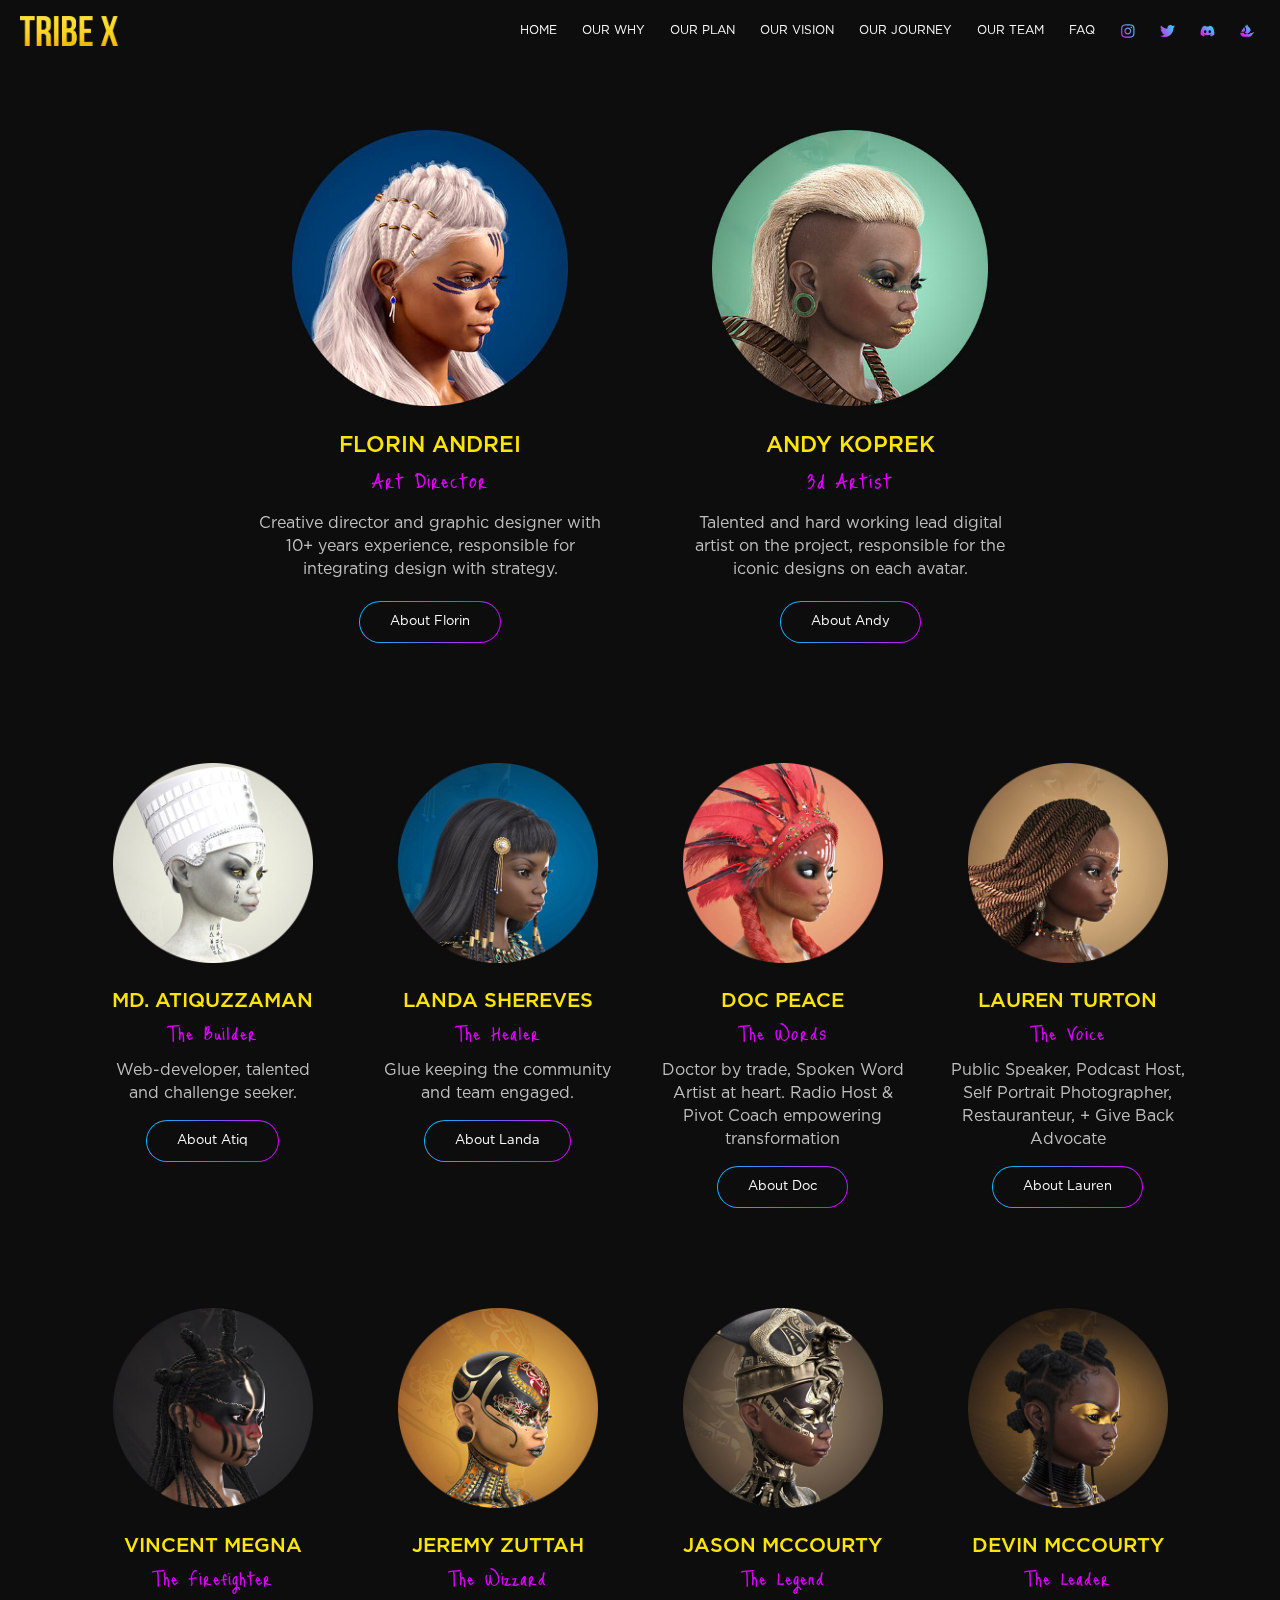
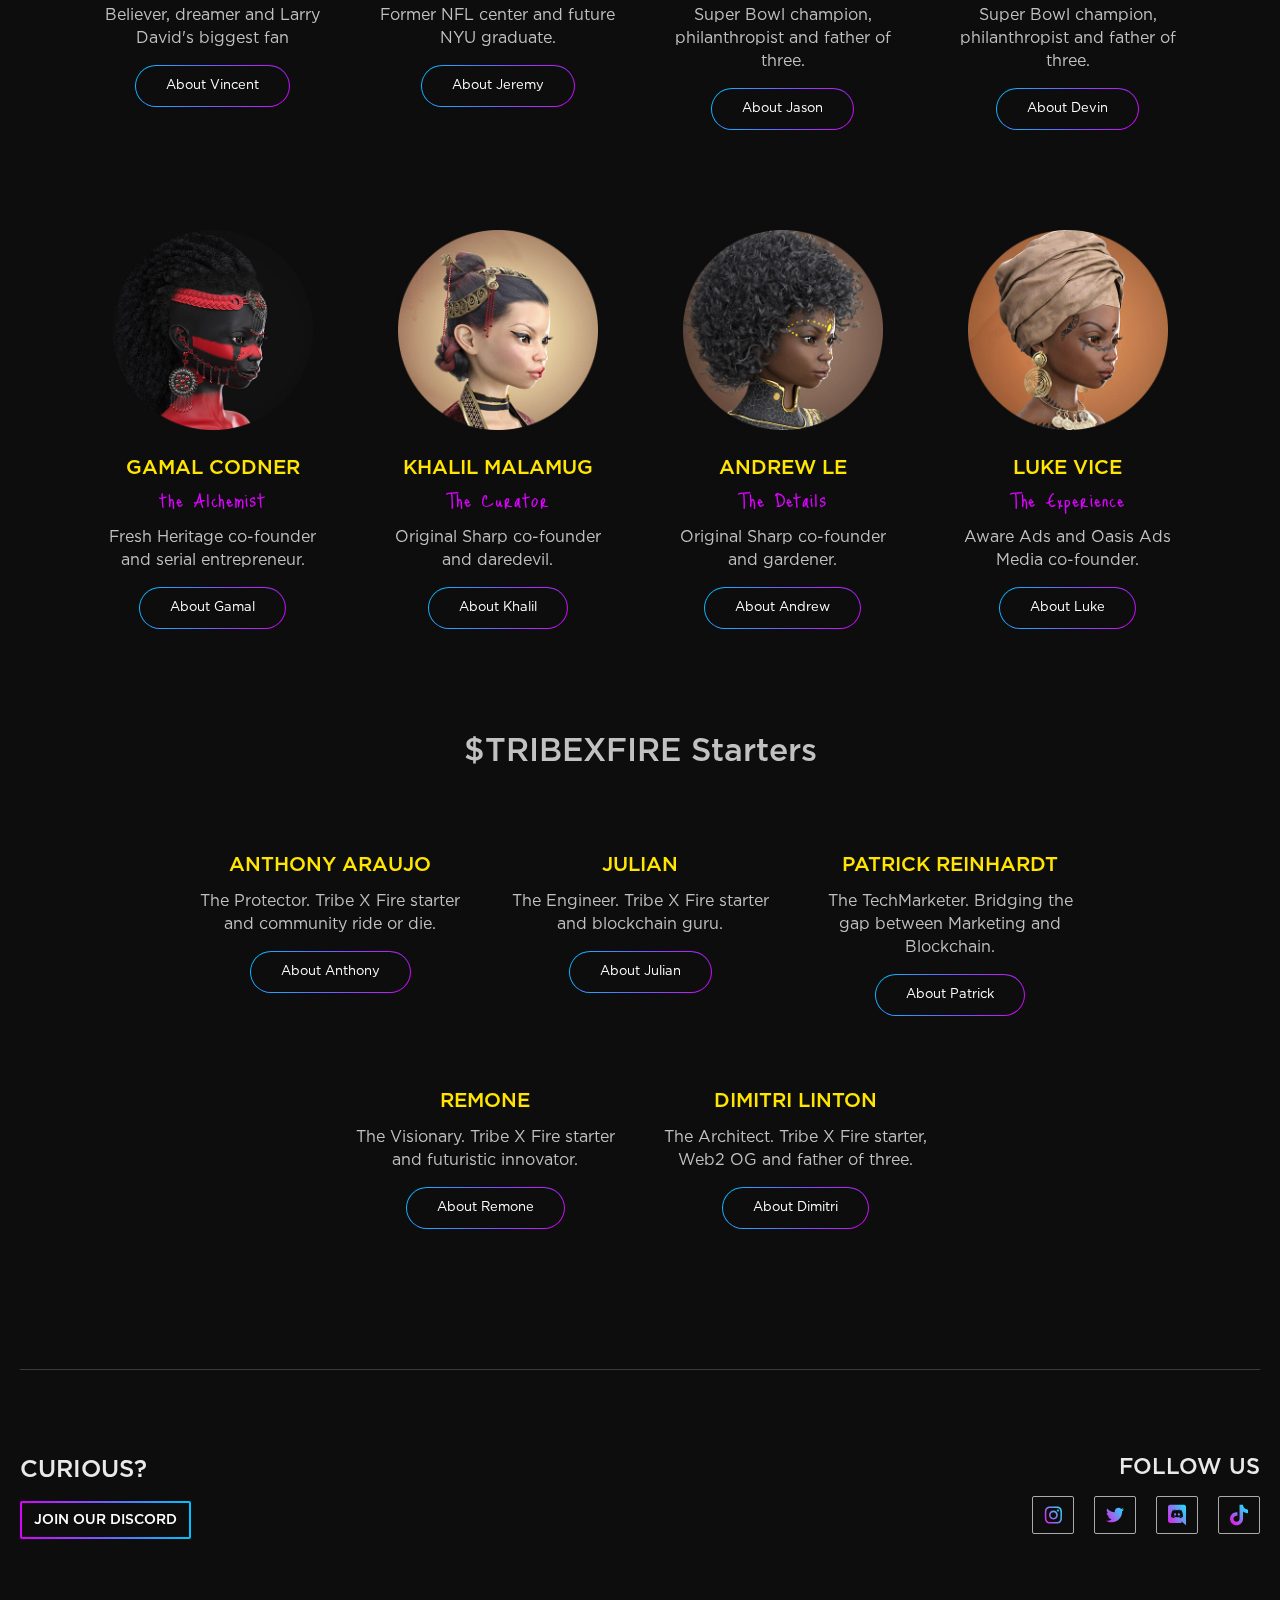
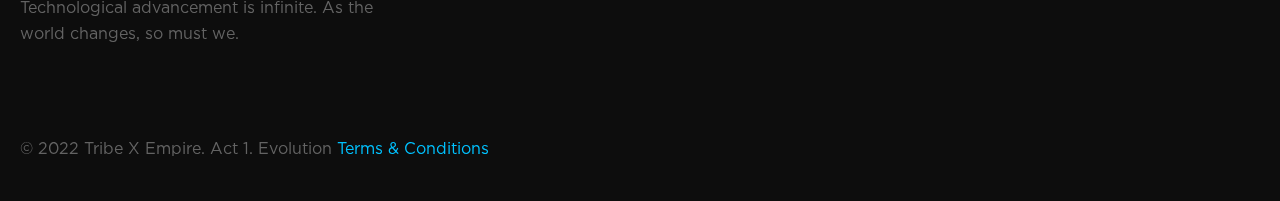
<file: team.html>
<!DOCTYPE html>
<html lang="en">
  <head>
    <!-- Required meta tags -->
    <meta charset="utf-8" />
    <meta
      name="viewport"
      content="width=device-width, initial-scale=1, shrink-to-fit=no"
    />

    <!-- favicon -->
    <link
      rel="shortcut icon"
      type="image/jpg"
      href="/images/favicon/favicon.ico"
    />

    <!-- Bootstrap CSS -->
    <link
      rel="stylesheet"
      href="https://stackpath.bootstrapcdn.com/bootstrap/4.5.2/css/bootstrap.min.css"
      integrity="sha384-JcKb8q3iqJ61gNV9KGb8thSsNjpSL0n8PARn9HuZOnIxN0hoP+VmmDGMN5t9UJ0Z"
      crossorigin="anonymous"
    />

    <!-- Google Font -->
    <link rel="preconnect" href="https://fonts.googleapis.com" />
    <link rel="preconnect" href="https://fonts.gstatic.com" crossorigin />
    <link
      href="https://fonts.googleapis.com/css2?family=Bebas+Neue&display=swap"
      rel="stylesheet"
    />

    <!-- Fontawesome icons -->
    <!-- <link rel="stylesheet" href="https://stackpath.bootstrapcdn.com/font-awesome/4.7.0/css/font-awesome.min.css" integrity="sha384-wvfXpqpZZVQGK6TAh5PVlGOfQNHSoD2xbE+QkPxCAFlNEevoEH3Sl0sibVcOQVnN" crossorigin="anonymous"> -->

    <!-- Custom css -->
    <link rel="stylesheet" href="css/secondary-style.css" type="text/css" />

    <title>TribeX Team</title>
  </head>

  <body>
    <!-- Top Fixed Menu -->
    <section class="menu-wrapper">
      <div class="top-menu visible">
        <a href="index.html" class="logo-wrapper">
          <img src="images/logo-yellow.png" alt="Logo" class="logo" />
        </a>
        <button
          class="navbar-toggler closed-menu"
          type="button"
          data-toggle="collapse"
          data-target="#navbarText"
          aria-controls="navbarText"
          aria-expanded="false"
          aria-label="Toggle navigation"
        >
          <svg
            class="bar-icon"
            width="19"
            height="14"
            viewBox="0 0 19 14"
            fill="none"
            xmlns="http://www.w3.org/2000/svg"
          >
            <line
              class="top"
              x1="1"
              y1="1"
              x2="18"
              y2="1"
              stroke="#fff"
              stroke-width="2"
              stroke-linecap="round"
            />
            <line
              class="middle"
              x1="1"
              y1="7"
              x2="18"
              y2="7"
              stroke="#fff"
              stroke-width="2"
              stroke-linecap="round"
            />
            <line
              class="bottom"
              x1="1"
              y1="13"
              x2="18"
              y2="13"
              stroke="#fff"
              stroke-width="2"
              stroke-linecap="round"
            />
          </svg>
        </button>
        <div class="top-menu-inner">
          <a href="index.html" class="menu-item link-texts">Home</a>
          <a href="revelation.html" class="menu-item link-texts">OUR WHY</a>
          <a href="roadmap.html" class="menu-item link-texts">OUR PLAN</a>
          <a href="vision.html" class="menu-item link-texts">OUR VISION</a>
          <a href="journey.html" class="menu-item link-texts">OUR JOURNEY</a>
          <a href="team.html" class="menu-item link-texts">Our TEAM</a>
          <a href="faq.html" class="menu-item link-texts">FAQ</a>
          <!-- <a href="https://tribelist.iamtribex.com/" class="menu-item link-texts" target="_blank">Whitelist</a> -->
          <a
            href="https://www.instagram.com/iamtribex/"
            class="menu-item social-icons"
            target="_blank"
          >
            <span>instagram</span>
            <svg
              width="22"
              height="22"
              viewBox="0 0 22 22"
              fill="none"
              xmlns="http://www.w3.org/2000/svg"
            >
              <path
                d="M11.5 5.60938C8.5 5.60938 6.10938 8.04688 6.10938 11C6.10938 14 8.5 16.3906 11.5 16.3906C14.4531 16.3906 16.8906 14 16.8906 11C16.8906 8.04688 14.4531 5.60938 11.5 5.60938ZM11.5 14.5156C9.57812 14.5156 7.98438 12.9688 7.98438 11C7.98438 9.07812 9.53125 7.53125 11.5 7.53125C13.4219 7.53125 14.9688 9.07812 14.9688 11C14.9688 12.9688 13.4219 14.5156 11.5 14.5156ZM18.3438 5.42188C18.3438 4.71875 17.7812 4.15625 17.0781 4.15625C16.375 4.15625 15.8125 4.71875 15.8125 5.42188C15.8125 6.125 16.375 6.6875 17.0781 6.6875C17.7812 6.6875 18.3438 6.125 18.3438 5.42188ZM21.9062 6.6875C21.8125 5 21.4375 3.5 20.2188 2.28125C19 1.0625 17.5 0.6875 15.8125 0.59375C14.0781 0.5 8.875 0.5 7.14062 0.59375C5.45312 0.6875 4 1.0625 2.73438 2.28125C1.51562 3.5 1.14062 5 1.04688 6.6875C0.953125 8.42188 0.953125 13.625 1.04688 15.3594C1.14062 17.0469 1.51562 18.5 2.73438 19.7656C4 20.9844 5.45312 21.3594 7.14062 21.4531C8.875 21.5469 14.0781 21.5469 15.8125 21.4531C17.5 21.3594 19 20.9844 20.2188 19.7656C21.4375 18.5 21.8125 17.0469 21.9062 15.3594C22 13.625 22 8.42188 21.9062 6.6875ZM19.6562 17.1875C19.3281 18.125 18.5781 18.8281 17.6875 19.2031C16.2812 19.7656 13 19.625 11.5 19.625C9.95312 19.625 6.67188 19.7656 5.3125 19.2031C4.375 18.8281 3.67188 18.125 3.29688 17.1875C2.73438 15.8281 2.875 12.5469 2.875 11C2.875 9.5 2.73438 6.21875 3.29688 4.8125C3.67188 3.92188 4.375 3.21875 5.3125 2.84375C6.67188 2.28125 9.95312 2.42188 11.5 2.42188C13 2.42188 16.2812 2.28125 17.6875 2.84375C18.5781 3.17188 19.2812 3.92188 19.6562 4.8125C20.2188 6.21875 20.0781 9.5 20.0781 11C20.0781 12.5469 20.2188 15.8281 19.6562 17.1875Z"
                fill="url(#paint0_linear_130_9491)"
              />
              <defs>
                <linearGradient
                  id="paint0_linear_130_9491"
                  x1="22"
                  y1="-7"
                  x2="-9.33679"
                  y2="11.2798"
                  gradientUnits="userSpaceOnUse"
                >
                  <stop stop-color="#00FFFF" />
                  <stop offset="1" stop-color="#FF00E5" />
                </linearGradient>
              </defs>
            </svg>
          </a>
          <a
            href="https://twitter.com/iam_tribex"
            class="menu-item social-icons"
            target="_blank"
          >
            <span>twitter</span>
            <svg
              width="24"
              height="20"
              viewBox="0 0 24 20"
              fill="none"
              xmlns="http://www.w3.org/2000/svg"
            >
              <path
                d="M21.5156 5.125C22.4531 4.42188 23.2969 3.57812 23.9531 2.59375C23.1094 2.96875 22.125 3.25 21.1406 3.34375C22.1719 2.73438 22.9219 1.79688 23.2969 0.625C22.3594 1.1875 21.2812 1.60938 20.2031 1.84375C19.2656 0.859375 18 0.296875 16.5938 0.296875C13.875 0.296875 11.6719 2.5 11.6719 5.21875C11.6719 5.59375 11.7188 5.96875 11.8125 6.34375C7.73438 6.10938 4.07812 4.14062 1.64062 1.1875C1.21875 1.89062 0.984375 2.73438 0.984375 3.67188C0.984375 5.35938 1.82812 6.85938 3.1875 7.75C2.39062 7.70312 1.59375 7.51562 0.9375 7.14062V7.1875C0.9375 9.57812 2.625 11.5469 4.875 12.0156C4.5 12.1094 4.03125 12.2031 3.60938 12.2031C3.28125 12.2031 3 12.1562 2.67188 12.1094C3.28125 14.0781 5.10938 15.4844 7.26562 15.5312C5.57812 16.8438 3.46875 17.6406 1.17188 17.6406C0.75 17.6406 0.375 17.5938 0 17.5469C2.15625 18.9531 4.73438 19.75 7.54688 19.75C16.5938 19.75 21.5156 12.2969 21.5156 5.78125C21.5156 5.54688 21.5156 5.35938 21.5156 5.125Z"
                fill="url(#paint0_linear_130_9511)"
              />
              <defs>
                <linearGradient
                  id="paint0_linear_130_9511"
                  x1="24"
                  y1="-8"
                  x2="-9.23077"
                  y2="14.1538"
                  gradientUnits="userSpaceOnUse"
                >
                  <stop stop-color="#00FFFF" />
                  <stop offset="1" stop-color="#FF00E5" />
                </linearGradient>
              </defs>
            </svg>
          </a>
          <a
            href="https://discord.gg/tribex"
            class="menu-item social-icons"
            target="_blank"
          >
            <span>discord</span>
            <svg
              width="16"
              height="12"
              viewBox="0 0 16 12"
              fill="none"
              xmlns="http://www.w3.org/2000/svg"
            >
              <path
                d="M13.099 1.45424C13.099 1.45424 13.099 1.45424 13.0739 1.45424C12.1448 1.02734 11.1152 0.700893 10.0856 0.525112C10.0605 0.525112 10.0605 0.5 10.0605 0.5L10.0354 0.525112C9.88471 0.776228 9.75915 1.05246 9.65871 1.30357C9.10625 1.22824 8.52868 1.17801 7.95112 1.17801C7.37355 1.17801 6.8211 1.22824 6.26864 1.30357C6.16819 1.05246 6.04264 0.776228 5.89197 0.525112H5.86685C5.84174 0.525112 5.84174 0.525112 5.84174 0.525112C4.81217 0.700893 3.78259 1.02734 2.85346 1.45424C2.82835 1.45424 2.82835 1.45424 2.82835 1.45424C0.919869 4.31696 0.392525 7.10435 0.643641 9.86663C0.643641 9.86663 0.643641 9.89174 0.668753 9.89174C1.74855 10.7204 3.00413 11.3482 4.36016 11.75C4.38527 11.75 4.38527 11.75 4.41038 11.75C4.68661 11.3482 4.93773 10.9464 5.16373 10.5195V10.4944C5.16373 10.4693 5.13862 10.4693 5.13862 10.4442C4.73683 10.2935 4.33505 10.1177 3.98348 9.89174C3.95837 9.89174 3.95837 9.89174 3.95837 9.86663C3.95837 9.84152 3.95837 9.84152 3.98348 9.81641C4.05882 9.76618 4.13415 9.71596 4.20949 9.64062C4.20949 9.64062 4.20949 9.64062 4.2346 9.64062C4.2346 9.64062 4.2346 9.64062 4.25971 9.64062C6.67043 10.7455 9.28203 10.7455 11.6676 9.64062H11.7179C11.7932 9.71596 11.8685 9.76618 11.9439 9.81641C11.969 9.84152 11.969 9.84152 11.969 9.86663C11.969 9.89174 11.969 9.89174 11.9439 9.89174C11.5672 10.1177 11.1905 10.2935 10.7887 10.4442C10.7636 10.4693 10.7636 10.4693 10.7636 10.4944V10.5195C10.9896 10.9464 11.2407 11.3482 11.517 11.75C11.517 11.75 11.5421 11.75 11.5672 11.75C12.8981 11.3482 14.1537 10.7204 15.2586 9.89174C15.2837 9.89174 15.2837 9.86663 15.2837 9.86663C15.585 6.67746 14.7564 3.91518 13.099 1.45424ZM5.51529 8.18415C4.78706 8.18415 4.18438 7.50614 4.18438 6.70257C4.18438 5.87388 4.78706 5.22098 5.51529 5.22098C6.26864 5.22098 6.84621 5.87388 6.84621 6.70257C6.84621 7.50614 6.24353 8.18415 5.51529 8.18415ZM10.4121 8.18415C9.68382 8.18415 9.10625 7.50614 9.10625 6.70257C9.10625 5.87388 9.68382 5.22098 10.4121 5.22098C11.1654 5.22098 11.7681 5.87388 11.743 6.70257C11.743 7.50614 11.1654 8.18415 10.4121 8.18415Z"
                fill="url(#paint0_linear_356_247)"
              />
              <defs>
                <linearGradient
                  id="paint0_linear_356_247"
                  x1="15.3447"
                  y1="0.499999"
                  x2="4.49703"
                  y2="14.7317"
                  gradientUnits="userSpaceOnUse"
                >
                  <stop stop-color="#00FFFF" />
                  <stop offset="1" stop-color="#FF00E5" />
                </linearGradient>
              </defs>
            </svg>
          </a>
          <a
            href="https://opensea.io/collection/tribe-x"
            class="menu-item social-icons"
            target="_blank"
          >
            <span>opensea</span>
            <svg
              width="15"
              height="13"
              viewBox="0 0 15 13"
              fill="none"
              xmlns="http://www.w3.org/2000/svg"
            >
              <path
                d="M10.3323 8.77525C10.0994 9.02671 9.63642 9.70792 8.93863 9.70792H7.7083V8.4337H8.74147C8.74147 8.4337 10.6532 7.11069 10.6532 5.57375C10.6532 3.73842 7.83974 1.7539 7.83974 1.7539L7.7083 1.72012V0.721763C7.7083 0.563492 7.64354 0.411703 7.52827 0.299788C7.41299 0.187873 7.25665 0.125 7.09362 0.125C6.9306 0.125 6.77426 0.187873 6.65898 0.299788C6.54371 0.411703 6.47895 0.563492 6.47895 0.721763V1.42362L4.76249 1.00701C4.76249 1.00701 6.14358 3.52542 6.14358 5.19185C6.14358 6.85829 4.76249 8.4337 4.76249 8.4337H6.47895V9.70792H4.85913C4.3353 9.70792 3.8627 9.34292 3.8627 8.80715V8.34832H0.344727V8.88597C0.344727 10.0401 1.33826 12.125 4.0415 12.125H10.0162C10.3893 12.125 11.1374 11.8435 11.9492 10.5674C12.761 9.29132 13.0481 8.90286 14.059 8.56131V7.66523C14.059 7.66523 10.5497 8.54067 10.3323 8.77525Z"
                fill="url(#paint0_linear_358_250)"
              />
              <path
                d="M4.98381 5.19185C4.98381 4.40649 4.54793 3.25425 4.16617 2.41071L0.995165 7.25613H4.21063C4.56146 6.73818 4.98381 5.92842 4.98381 5.19185Z"
                fill="url(#paint1_linear_358_250)"
              />
              <defs>
                <linearGradient
                  id="paint0_linear_358_250"
                  x1="14.059"
                  y1="0.124999"
                  x2="2.16521"
                  y2="13.7179"
                  gradientUnits="userSpaceOnUse"
                >
                  <stop stop-color="#00FFFF" />
                  <stop offset="1" stop-color="#FF00E5" />
                </linearGradient>
                <linearGradient
                  id="paint1_linear_358_250"
                  x1="14.059"
                  y1="0.124999"
                  x2="2.16521"
                  y2="13.7179"
                  gradientUnits="userSpaceOnUse"
                >
                  <stop stop-color="#00FFFF" />
                  <stop offset="1" stop-color="#FF00E5" />
                </linearGradient>
              </defs>
            </svg>
          </a>
        </div>
      </div>
    </section>

    <!-- Team section -->
    <section class="team-section" id="teamSection">
      <div class="container">
        <div class="team-row">
          <div class="team-box large">
            <div class="team-img-wrapper">
              <img
                src="images/team/white---Florin.jpg"
                alt="Florin"
                class="profile-img"
              />
              <!-- <a href="#florin-modal" data-toggle="modal" class="social-link with-gradient">
							<img src="images/logo-mobile-w.svg" alt="Icon">
						</a> -->
            </div>
            <h2>FLORIN ANDREI</h2>
            <h4>Art Director</h4>
            <p>
              Creative director and graphic designer with 10+ years experience,
              responsible for integrating design with strategy.
            </p>
            <div class="btn-wrapper">
              <a
                href="#florin-modal"
                data-toggle="modal"
                class="btn btn-more-info"
              >
                <span>About Florin</span>
              </a>
            </div>
          </div>
          <div class="team-box large">
            <div class="team-img-wrapper">
              <img
                src="images/team/warrior---Andy.jpg"
                alt="Andy"
                class="profile-img"
              />
              <!-- <a href="https://www.instagram.com/andrejdigitalart" target="_blank" class="social-link"><img
								src="images/insta-icon-circle.svg" alt="Icon"></a> -->
            </div>
            <h2>Andy Koprek</h2>
            <h4>3d Artist</h4>
            <p>
              Talented and hard working lead digital artist on the project,
              responsible for the iconic designs on each avatar.
            </p>
            <div class="btn-wrapper">
              <a
                href="https://www.instagram.com/andrejdigitalart"
                target="_blank"
                class="btn btn-more-info"
              >
                <span>About Andy</span>
              </a>
            </div>
          </div>
        </div>

        <div class="team-row middle">
          <div class="team-box">
            <div class="team-img-wrapper">
              <img
                src="images/team/nefertiti---Atiq.jpg"
                alt="Atiq"
                class="profile-img"
              />
              <!-- <a href="#atiq-modal" data-toggle="modal" class="social-link with-gradient">
							<img src="images/logo-mobile-w.svg" alt="Icon">
						</a> -->
            </div>
            <h2>MD. Atiquzzaman</h2>
            <h4>The Builder</h4>
            <p>
              Web-developer, talented <br />
              and challenge seeker.
            </p>
            <div class="btn-wrapper">
              <a
                href="#atiq-modal"
                data-toggle="modal"
                class="btn btn-more-info"
              >
                <span>About Atiq</span>
              </a>
            </div>
          </div>

          <div class="team-box">
            <div class="team-img-wrapper">
              <img
                src="images/team/nile---Landa.jpg"
                alt="Landa"
                class="profile-img"
              />
              <!-- <a href="https://jm.linkedin.com/in/landa-shereves-77797463" target="_blank"
							class="social-link with-gradient">
							<img src="images/linkedin-icon.svg" alt="Icon">
						</a> -->
            </div>
            <h2>LANDA SHEREVES</h2>
            <h4>The Healer</h4>
            <p>Glue keeping the community and team engaged.</p>
            <div class="btn-wrapper">
              <a
                href="https://jm.linkedin.com/in/landa-shereves-77797463"
                target="_blank"
                class="btn btn-more-info"
              >
                <span>About Landa</span>
              </a>
            </div>
          </div>

          <div class="team-box">
            <div class="team-img-wrapper">
              <img
                src="images/team/native---Doc.jpg"
                alt="Doc"
                class="profile-img"
              />
              <!-- <a href="https://twitter.com/metadocpeace" target="_blank" class="social-link with-gradient">
							<img src="images/twitter-icon-circle.svg" alt="Icon">
						</a> -->
            </div>
            <h2>Doc Peace</h2>
            <h4>The Words</h4>
            <p>
              Doctor by trade, Spoken Word Artist at heart. Radio Host & Pivot
              Coach empowering transformation
            </p>
            <div class="btn-wrapper">
              <a
                href="https://twitter.com/metadocpeace"
                target="_blank"
                class="btn btn-more-info"
              >
                <span>About Doc</span>
              </a>
            </div>
          </div>

          <div class="team-box">
            <div class="team-img-wrapper">
              <img
                src="images/team/indy---Lauren.jpg"
                alt="Lauren"
                class="profile-img"
              />
              <!-- <a href="https://www.Twitter.com/LaurenTurton_" target="_blank"
							class="social-link with-gradient">
							<img src="images/twitter-icon-circle.svg" alt="Icon">
						</a> -->
            </div>
            <h2>Lauren Turton</h2>
            <h4>The Voice</h4>
            <p>
              Public Speaker, Podcast Host, Self Portrait Photographer,
              Restauranteur, + Give Back Advocate
            </p>
            <div class="btn-wrapper">
              <a
                href="https://www.Twitter.com/LaurenTurton_"
                target="_blank"
                class="btn btn-more-info"
              >
                <span>About Lauren</span>
              </a>
            </div>
          </div>

          <div class="team-box">
            <div class="team-img-wrapper">
              <img
                src="images/team/indian---Vincent.jpg"
                alt="VINCENT"
                class="profile-img"
              />
              <!-- <a href="#vincent-modal" target="_blank" data-toggle="modal" class="social-link with-gradient">
							<img src="images/logo-mobile-w.svg" alt="Icon">
						</a> -->
            </div>
            <h2>VINCENT MEGNA</h2>
            <h4>The Firefighter</h4>
            <p>Believer, dreamer and Larry David's biggest fan</p>
            <div class="btn-wrapper">
              <a
                href="#vincent-modal"
                data-toggle="modal"
                class="btn btn-more-info"
              >
                <span>About Vincent</span>
              </a>
            </div>
          </div>

          <div class="team-box">
            <div class="team-img-wrapper">
              <img
                src="images/team/future---Jeremy.jpg"
                alt="JEREMY"
                class="profile-img"
              />
              <!-- <a href="https://www.linkedin.com/in/jeremy-zuttah-b6793a1b6" target="_blank"
							class="social-link with-gradient">
							<img src="images/linkedin-icon.svg" alt="Icon">
						</a> -->
            </div>
            <h2>JEREMY ZUTTAH</h2>
            <h4>The Wizzard</h4>
            <p>Former NFL center and future NYU graduate.</p>
            <div class="btn-wrapper">
              <a
                href="https://www.linkedin.com/in/jeremy-zuttah-b6793a1b6"
                target="_blank"
                class="btn btn-more-info"
              >
                <span>About Jeremy</span>
              </a>
            </div>
          </div>

          <div class="team-box">
            <div class="team-img-wrapper">
              <img
                src="images/team/egyptian---Jason.jpg"
                alt="JASON"
                class="profile-img"
              />
              <!-- <a href="https://www.linkedin.com/in/mccourtytwins" target="_blank"
							class="social-link with-gradient">
							<img src="images/linkedin-icon.svg" alt="Icon">
						</a> -->
            </div>
            <h2>JASON McCOURTY</h2>
            <h4>The Legend</h4>
            <p>Super Bowl champion, philanthropist and father of three.</p>
            <div class="btn-wrapper">
              <a
                href="https://www.linkedin.com/in/mccourtytwins"
                target="_blank"
                class="btn btn-more-info"
              >
                <span>About Jason</span>
              </a>
            </div>
          </div>

          <div class="team-box">
            <div class="team-img-wrapper">
              <img
                src="images/team/blvck---Devin.jpg"
                alt="DEVIN"
                class="profile-img"
              />
              <!-- <a href="https://www.instagram.com/mccourtytwins/?hl=en" target="_blank"
							class="social-link"><img src="images/insta-icon-circle.svg" alt="Icon"></a> -->
            </div>
            <h2>DEVIN McCOURTY</h2>
            <h4>The Leader</h4>
            <p>Super Bowl champion, philanthropist and father of three.</p>
            <div class="btn-wrapper">
              <a
                href="https://www.instagram.com/mccourtytwins/?hl=en"
                target="_blank"
                class="btn btn-more-info"
              >
                <span>About Devin</span>
              </a>
            </div>
          </div>

          <div class="team-box">
            <div class="team-img-wrapper">
              <img
                src="images/team/black---Gamal.jpg"
                alt="Gamal"
                class="profile-img"
              />

              <!-- <a href="https://www.linkedin.com/in/gamalcodner" target="_blank"
							class="social-link with-gradient"> <img src="images/linkedin-icon.svg" alt="Icon"></a> -->
            </div>
            <h2>GAMAL CODNER</h2>
            <h4>the Alchemist</h4>
            <p>
              Fresh Heritage co-founder <br />
              and serial entrepreneur.
            </p>
            <div class="btn-wrapper">
              <a
                href="https://www.linkedin.com/in/gamalcodner"
                target="_blank"
                class="btn btn-more-info"
              >
                <span>About Gamal</span>
              </a>
            </div>
          </div>

          <div class="team-box">
            <div class="team-img-wrapper">
              <img
                src="images/team/asia---Khalil.jpg"
                alt="Khalil"
                class="profile-img"
              />
              <!-- <a href="https://www.instagram.com/khalil.m.malamug/?hl=en" target="_blank"
							class="social-link "><img src="images/insta-icon.svg" alt="Icon"></a> -->
            </div>
            <h2>KHALIL MALAMUG</h2>
            <h4>The Curator</h4>
            <p>
              Original Sharp co-founder <br />
              and daredevil.
            </p>
            <div class="btn-wrapper">
              <a
                href="https://www.instagram.com/khalil.m.malamug/?hl=en"
                target="_blank"
                class="btn btn-more-info"
              >
                <span>About Khalil</span>
              </a>
            </div>
          </div>

          <div class="team-box">
            <div class="team-img-wrapper">
              <img
                src="images/team/afro---Andrew.jpg"
                alt="Andrew"
                class="profile-img"
              />
              <!-- <a href="https://www.linkedin.com/in/andrew-le-73a51784" target="_blank"
							class="social-link with-gradient">
							<img src="images/linkedin-icon.svg" alt="Icon">
						</a> -->
            </div>
            <h2>ANDREW LE</h2>
            <h4>The Details</h4>
            <p>
              Original Sharp co-founder <br />
              and gardener.
            </p>
            <div class="btn-wrapper">
              <a
                href="https://www.linkedin.com/in/andrew-le-73a51784"
                target="_blank"
                class="btn btn-more-info"
              >
                <span>About Andrew</span>
              </a>
            </div>
          </div>

          <div class="team-box">
            <div class="team-img-wrapper">
              <img
                src="images/team/african---Luke.jpg"
                alt="Luke"
                class="profile-img"
              />
              <!-- <a href="https://ca.linkedin.com/in/luke-vice-8925301" target="_blank"
							class="social-link with-gradient">
							<img src="images/linkedin-icon.svg" alt="Icon">
						</a> -->
            </div>
            <h2>LUKE VICE</h2>
            <h4>The Experience</h4>
            <p>Aware Ads and Oasis Ads Media co-founder.</p>
            <div class="btn-wrapper">
              <a
                href="https://ca.linkedin.com/in/luke-vice-8925301"
                target="_blank"
                class="btn btn-more-info"
              >
                <span>About Luke</span>
              </a>
            </div>
          </div>
        </div>

        <h1>$TRIBEXFIRE Starters</h1>

        <div class="team-row small">
          <div class="team-box">
            <h3>
              ANTHONY ARAUJO
              <!-- <a href="https://www.linkedin.com/in/anthonyaraujo" target="_blank" class="with-gradient">
							<img src="images/linkedin-icon.svg" alt="Icon">
						</a> -->
            </h3>
            <p>
              The Protector. Tribe X Fire starter and community ride or die.
            </p>
            <div class="btn-wrapper">
              <a
                href="https://www.linkedin.com/in/anthonyaraujo"
                target="_blank"
                class="btn btn-more-info"
              >
                <span>About Anthony</span>
              </a>
            </div>
          </div>

          <div class="team-box">
            <h3>
              JULIAN
              <!-- <a href="#julian-modal" data-toggle="modal" class="with-gradient">
							<img src="images/logo-mobile-w.svg" alt="Icon">
						</a> -->
            </h3>
            <p>The Engineer. Tribe X Fire starter and blockchain guru.</p>
            <div class="btn-wrapper">
              <a
                href="#julian-modal"
                data-toggle="modal"
                class="btn btn-more-info"
              >
                <span>About Julian</span>
              </a>
            </div>
          </div>

          <div class="team-box">
            <h3>
              PATRICK REINHARDT
              <!-- <a href="https://www.linkedin.com/in/NFT-Development-Marketing/" target="_blank"
							class="with-gradient">
							<img src="images/linkedin-icon.svg" alt="Icon">
						</a> -->
            </h3>
            <p>
              The TechMarketer. Bridging the gap between Marketing and
              Blockchain.
            </p>
            <div class="btn-wrapper">
              <a
                href="https://www.linkedin.com/in/NFT-Development-Marketing/"
                target="_blank"
                class="btn btn-more-info"
              >
                <span>About Patrick</span>
              </a>
            </div>
          </div>

          <div class="team-box">
            <h3>
              REMONE
              <!-- <a href="https://www.instagram.com/wild_maxx/?hl=en" target="_blank">
							<img src="images/insta-icon.svg" alt="Icon">
						</a> -->
            </h3>
            <p>The Visionary. Tribe X Fire starter and futuristic innovator.</p>
            <div class="btn-wrapper">
              <a
                href="https://www.instagram.com/wild_maxx/?hl=en"
                target="_blank"
                class="btn btn-more-info"
              >
                <span>About Remone</span>
              </a>
            </div>
          </div>

          <div class="team-box">
            <h3>
              DIMITRI LINTON
              <!-- <a href="https://www.instagram.com/dimitri.linton/?hl=en" target="_blank">
							<img src="images/insta-icon.svg" alt="Icon">
						</a> -->
            </h3>
            <p>
              The Architect. Tribe X Fire starter, Web2 OG and father of three.
            </p>
            <div class="btn-wrapper">
              <a
                href="https://www.instagram.com/dimitri.linton/?hl=en"
                target="_blank"
                class="btn btn-more-info"
              >
                <span>About Dimitri</span>
              </a>
            </div>
          </div>
        </div>
      </div>
    </section>

    <!-- Footer -->
    <footer class="footer">
      <div class="container">
        <div class="footer-inner">
          <div class="left">
            <div>
              <h3>CURIOUS?</h3>
              <a
                href="https://discord.gg/tribex"
                target="_blank"
                class="discord-join"
              >
                <span>Join our Discord</span>
              </a>
            </div>
            <p>
              Technological advancement is infinite. As the world changes, so
              must we.
            </p>
          </div>
          <div class="right">
            <div>
              <h5>FOLLOW US</h5>
              <div class="social-box-f">
                <a href="https://www.instagram.com/iamtribex/" target="_blank">
                  <svg
                    width="22"
                    height="22"
                    viewBox="0 0 22 22"
                    fill="none"
                    xmlns="http://www.w3.org/2000/svg"
                  >
                    <path
                      d="M11.5 5.60938C8.5 5.60938 6.10938 8.04688 6.10938 11C6.10938 14 8.5 16.3906 11.5 16.3906C14.4531 16.3906 16.8906 14 16.8906 11C16.8906 8.04688 14.4531 5.60938 11.5 5.60938ZM11.5 14.5156C9.57812 14.5156 7.98438 12.9688 7.98438 11C7.98438 9.07812 9.53125 7.53125 11.5 7.53125C13.4219 7.53125 14.9688 9.07812 14.9688 11C14.9688 12.9688 13.4219 14.5156 11.5 14.5156ZM18.3438 5.42188C18.3438 4.71875 17.7812 4.15625 17.0781 4.15625C16.375 4.15625 15.8125 4.71875 15.8125 5.42188C15.8125 6.125 16.375 6.6875 17.0781 6.6875C17.7812 6.6875 18.3438 6.125 18.3438 5.42188ZM21.9062 6.6875C21.8125 5 21.4375 3.5 20.2188 2.28125C19 1.0625 17.5 0.6875 15.8125 0.59375C14.0781 0.5 8.875 0.5 7.14062 0.59375C5.45312 0.6875 4 1.0625 2.73438 2.28125C1.51562 3.5 1.14062 5 1.04688 6.6875C0.953125 8.42188 0.953125 13.625 1.04688 15.3594C1.14062 17.0469 1.51562 18.5 2.73438 19.7656C4 20.9844 5.45312 21.3594 7.14062 21.4531C8.875 21.5469 14.0781 21.5469 15.8125 21.4531C17.5 21.3594 19 20.9844 20.2188 19.7656C21.4375 18.5 21.8125 17.0469 21.9062 15.3594C22 13.625 22 8.42188 21.9062 6.6875ZM19.6562 17.1875C19.3281 18.125 18.5781 18.8281 17.6875 19.2031C16.2812 19.7656 13 19.625 11.5 19.625C9.95312 19.625 6.67188 19.7656 5.3125 19.2031C4.375 18.8281 3.67188 18.125 3.29688 17.1875C2.73438 15.8281 2.875 12.5469 2.875 11C2.875 9.5 2.73438 6.21875 3.29688 4.8125C3.67188 3.92188 4.375 3.21875 5.3125 2.84375C6.67188 2.28125 9.95312 2.42188 11.5 2.42188C13 2.42188 16.2812 2.28125 17.6875 2.84375C18.5781 3.17188 19.2812 3.92188 19.6562 4.8125C20.2188 6.21875 20.0781 9.5 20.0781 11C20.0781 12.5469 20.2188 15.8281 19.6562 17.1875Z"
                      fill="url(#paint0_linear_130_949)"
                    />
                    <defs>
                      <linearGradient
                        id="paint0_linear_130_949"
                        x1="22"
                        y1="-7"
                        x2="-9.33679"
                        y2="11.2798"
                        gradientUnits="userSpaceOnUse"
                      >
                        <stop stop-color="#00FFFF" />
                        <stop offset="1" stop-color="#FF00E5" />
                      </linearGradient>
                    </defs>
                  </svg>
                </a>
                <a href="https://twitter.com/iam_tribex" target="_blank">
                  <svg
                    width="24"
                    height="20"
                    viewBox="0 0 24 20"
                    fill="none"
                    xmlns="http://www.w3.org/2000/svg"
                  >
                    <path
                      d="M21.5156 5.125C22.4531 4.42188 23.2969 3.57812 23.9531 2.59375C23.1094 2.96875 22.125 3.25 21.1406 3.34375C22.1719 2.73438 22.9219 1.79688 23.2969 0.625C22.3594 1.1875 21.2812 1.60938 20.2031 1.84375C19.2656 0.859375 18 0.296875 16.5938 0.296875C13.875 0.296875 11.6719 2.5 11.6719 5.21875C11.6719 5.59375 11.7188 5.96875 11.8125 6.34375C7.73438 6.10938 4.07812 4.14062 1.64062 1.1875C1.21875 1.89062 0.984375 2.73438 0.984375 3.67188C0.984375 5.35938 1.82812 6.85938 3.1875 7.75C2.39062 7.70312 1.59375 7.51562 0.9375 7.14062V7.1875C0.9375 9.57812 2.625 11.5469 4.875 12.0156C4.5 12.1094 4.03125 12.2031 3.60938 12.2031C3.28125 12.2031 3 12.1562 2.67188 12.1094C3.28125 14.0781 5.10938 15.4844 7.26562 15.5312C5.57812 16.8438 3.46875 17.6406 1.17188 17.6406C0.75 17.6406 0.375 17.5938 0 17.5469C2.15625 18.9531 4.73438 19.75 7.54688 19.75C16.5938 19.75 21.5156 12.2969 21.5156 5.78125C21.5156 5.54688 21.5156 5.35938 21.5156 5.125Z"
                      fill="url(#paint0_linear_130_951)"
                    />
                    <defs>
                      <linearGradient
                        id="paint0_linear_130_951"
                        x1="24"
                        y1="-8"
                        x2="-9.23077"
                        y2="14.1538"
                        gradientUnits="userSpaceOnUse"
                      >
                        <stop stop-color="#00FFFF" />
                        <stop offset="1" stop-color="#FF00E5" />
                      </linearGradient>
                    </defs>
                  </svg>
                </a>
                <a
                  href="https://discord.gg/tribex"
                  target="_blank"
                  alt="Join our Discord"
                >
                  <svg
                    width="21"
                    height="24"
                    viewBox="0 0 21 24"
                    fill="none"
                    xmlns="http://www.w3.org/2000/svg"
                  >
                    <path
                      d="M13.9219 11.4375C13.9219 10.6875 13.3594 10.0781 12.7031 10.0781C12 10.0781 11.4375 10.6875 11.4375 11.4375C11.4375 12.1406 12 12.75 12.7031 12.75C13.3594 12.75 13.9219 12.1406 13.9219 11.4375ZM8.29688 10.0781C7.64062 10.0781 7.07812 10.6875 7.07812 11.4375C7.07812 12.1406 7.64062 12.75 8.29688 12.75C9 12.75 9.51562 12.1406 9.51562 11.4375C9.5625 10.6875 9 10.0781 8.29688 10.0781ZM21 2.48438C21 1.125 19.875 0 18.5156 0H2.4375C1.07812 0 0 1.125 0 2.48438V18.7031C0 20.1094 1.07812 21.1875 2.4375 21.1875H16.0312L15.4219 18.9844C18.9375 22.2188 17.9531 21.375 21 24V2.48438ZM17.5781 13.875C17.5781 13.875 16.5469 15.6094 13.875 15.7031C13.875 15.7031 13.4531 15.1875 13.0781 14.7188C14.6719 14.2969 15.2812 13.3125 15.2812 13.3125C14.7656 13.6406 14.2969 13.8281 13.875 14.0156C11.2969 15.0938 8.4375 14.7188 6.375 13.5938C6.375 13.5469 6.09375 13.4062 5.90625 13.2656C5.90625 13.2656 6.46875 14.25 8.01562 14.7188C7.64062 15.1406 7.21875 15.7031 7.21875 15.7031C4.54688 15.6094 3.5625 13.875 3.5625 13.875C3.5625 9.98438 5.25 6.89062 5.25 6.89062C6.98438 5.57812 8.625 5.625 8.625 5.625L8.76562 5.76562C6.60938 6.375 5.625 7.3125 5.625 7.3125C5.625 7.3125 5.85938 7.17188 6.32812 6.98438C9.09375 5.76562 12.4219 5.76562 15.2812 7.3125C15.2812 7.3125 14.3438 6.42188 12.2812 5.8125L12.4688 5.625C12.4688 5.625 14.1094 5.57812 15.8438 6.89062C15.8438 6.89062 17.5781 9.98438 17.5781 13.875Z"
                      fill="url(#paint0_linear_130_953)"
                    />
                    <defs>
                      <linearGradient
                        id="paint0_linear_130_953"
                        x1="21"
                        y1="-6"
                        x2="-10.3368"
                        y2="12.2798"
                        gradientUnits="userSpaceOnUse"
                      >
                        <stop stop-color="#00FFFF" />
                        <stop offset="1" stop-color="#FF00E5" />
                      </linearGradient>
                    </defs>
                  </svg>
                </a>
                <!-- Tiktok -->
                <a href="https://www.tiktok.com/@iam_tribex" target="_blank">
                  <svg
                    width="21"
                    height="24"
                    viewBox="0 0 21 24"
                    fill="none"
                    xmlns="http://www.w3.org/2000/svg"
                  >
                    <path
                      d="M21 9.84375V5.76562C20.9531 5.76562 20.9531 5.76562 20.9531 5.76562C19.8281 5.76562 18.75 5.4375 17.8594 4.82812C16.5469 3.98438 15.6094 2.625 15.3281 1.07812C15.2344 0.75 15.2344 0.421875 15.2344 0.09375C15.2344 0.046875 15.2344 0.046875 15.2344 0H11.1094V16.4062C11.1094 18.3281 9.51562 19.9219 7.59375 19.9219C5.67188 19.9219 4.07812 18.3281 4.07812 16.4062C4.07812 14.4844 5.67188 12.8906 7.59375 12.8906C7.96875 12.8906 8.29688 12.9375 8.67188 13.0781V8.85938C8.29688 8.8125 7.96875 8.76562 7.59375 8.76562C3.375 8.76562 0 12.1875 0 16.4062C0 20.625 3.375 24 7.59375 24C11.8125 24 15.2344 20.625 15.2344 16.4062V8.01562C16.8281 9.1875 18.7969 9.84375 20.9531 9.84375H21Z"
                      fill="url(#paint0_linear_169_14)"
                    />
                    <defs>
                      <linearGradient
                        id="paint0_linear_169_14"
                        x1="21"
                        y1="-1.43051e-06"
                        x2="-2.78761"
                        y2="20.8142"
                        gradientUnits="userSpaceOnUse"
                      >
                        <stop stop-color="#00FFFF" />
                        <stop offset="1" stop-color="#FF00E5" />
                      </linearGradient>
                    </defs>
                  </svg>
                </a>
              </div>
            </div>
            <div></div>
          </div>
        </div>
        <p class="copy">
          &copy; 2022 Tribe X Empire. Act 1. Evolution
          <a href="terms.html" target="_blank"> Terms & Conditions </a>
        </p>
      </div>
    </footer>

    <!-- Modals for Co-founders -->
    <div
      class="modal fade"
      id="julian-modal"
      tabindex="-1"
      aria-labelledby="anthony-modalLabel"
      aria-hidden="true"
    >
      <div class="modal-dialog modal-dialog-centered">
        <div class="modal-content">
          <div class="modal-body">
            <button
              type="button"
              class="close"
              data-dismiss="modal"
              aria-label="Close"
            >
              <span>X</span>
            </button>
            <h1>JULIAN</h1>
            <h3>The Engineer</h3>
            <div class="modal-box">
              <img src="images/corner-1s.svg" alt="Corner" class="corner-img" />
              <div class="phase-border"></div>
              <p>
                Julian is a Professional web developer/marketer with over 15
                years in the dot-com community. Outside of the metaverse he is a
                business owner, tech nerd, father, husband and a passionate real
                estate investor and developer. Committed to empowering the tribe
                with the knowledge and resources gained from his time in the
                real world.
              </p>
            </div>
          </div>
        </div>
      </div>
    </div>

    <div
      class="modal fade"
      id="florin-modal"
      tabindex="-1"
      aria-labelledby="anthony-modalLabel"
      aria-hidden="true"
    >
      <div class="modal-dialog modal-dialog-centered">
        <div class="modal-content">
          <div class="modal-body">
            <button
              type="button"
              class="close"
              data-dismiss="modal"
              aria-label="Close"
            >
              <span>X</span>
            </button>
            <h1>Florin Andrei</h1>
            <h3>The Art Director</h3>
            <div class="modal-box">
              <img src="images/corner-1s.svg" alt="Corner" class="corner-img" />
              <div class="phase-border"></div>
              <p>
                Creative director and talented graphic designer responsible for
                integrating design with strategy. Outside of the metaverse he is
                an avid traveller, tech nerd and occasional
                <i>dragon chaser</i>. There are no limits to his ability. “Big
                man, anything can be done.”
              </p>
            </div>
          </div>
        </div>
      </div>
    </div>

    <div
      class="modal fade"
      id="atiq-modal"
      tabindex="-1"
      aria-labelledby="anthony-modalLabel"
      aria-hidden="true"
    >
      <div class="modal-dialog modal-dialog-centered">
        <div class="modal-content">
          <div class="modal-body">
            <button
              type="button"
              class="close"
              data-dismiss="modal"
              aria-label="Close"
            >
              <span>X</span>
            </button>
            <h1>MD. Atiquzzaman</h1>
            <h3>The Builder</h3>
            <div class="modal-box">
              <img src="images/corner-1s.svg" alt="Corner" class="corner-img" />
              <div class="phase-border"></div>
              <p>
                A very talented and technical web-developer. He is ethical,
                reliable, professional, considerate, and responsive. He is
                committed to empowering the tribe.
              </p>
            </div>
          </div>
        </div>
      </div>
    </div>

    <div
      class="modal fade"
      id="vincent-modal"
      tabindex="-1"
      aria-labelledby="anthony-modalLabel"
      aria-hidden="true"
    >
      <div class="modal-dialog modal-dialog-centered">
        <div class="modal-content">
          <div class="modal-body">
            <button
              type="button"
              class="close"
              data-dismiss="modal"
              aria-label="Close"
            >
              <span>X</span>
            </button>
            <h1>VINCENT MEGNA</h1>
            <h3>The Firefighter</h3>
            <div class="modal-box">
              <img src="images/corner-1s.svg" alt="Corner" class="corner-img" />
              <div class="phase-border"></div>
              <p>
                Vinnie is a firefighter, paramedic and hustler. He's an
                entrepreneur who isn't very technical but still managed to
                successfully arbitrage a service business in the real world.
                President and CEO of Shady Biz. Vinnie is a father, husband and
                a provider.
              </p>
            </div>
          </div>
        </div>
      </div>
    </div>

    <!-- Temp Modal for OpenSea -->
    <div
      class="modal fade"
      id="opensea-modal"
      tabindex="-1"
      aria-labelledby="opensea-modalLabel"
      aria-hidden="true"
    >
      <div class="modal-dialog modal-dialog-centered">
        <div class="modal-content">
          <div class="modal-body">
            <button
              type="button"
              class="close"
              data-dismiss="modal"
              aria-label="Close"
            >
              <span>X</span>
            </button>
            <div class="modal-box">
              <img src="images/corner-1s.svg" alt="Corner" class="corner-img" />
              <div class="phase-border"></div>
              <p class="text-center">OpenSea link coming soon</p>
            </div>
          </div>
        </div>
      </div>
    </div>

    <!-- Scripts -->
    <script src="js/jquery-1.10.2.min.js"></script>
    <script
      src="https://cdn.jsdelivr.net/npm/popper.js@1.16.1/dist/umd/popper.min.js"
      integrity="sha384-9/reFTGAW83EW2RDu2S0VKaIzap3H66lZH81PoYlFhbGU+6BZp6G7niu735Sk7lN"
      crossorigin="anonymous"
    ></script>
    <script
      src="https://stackpath.bootstrapcdn.com/bootstrap/4.5.2/js/bootstrap.min.js"
      integrity="sha384-B4gt1jrGC7Jh4AgTPSdUtOBvfO8shuf57BaghqFfPlYxofvL8/KUEfYiJOMMV+rV"
      crossorigin="anonymous"
    ></script>
    <script src="js/secondary-script.js"></script>
  </body>
</html>
</file>
<file: css/secondary-style.css>
@font-face {
	font-family: GothamPro-Regular;
	src: local(GothamPro-Regular),
		url('../fonts/GothamPro-Regular.otf') format('opentype');
}
@font-face {
	font-family: GothamPro-Bold;
	src: local(GothamPro-Bold),
		url('../fonts/GothamPro-Bold.ttf') format('truetype');
}
@font-face {
	font-family: GothamPro-Medium;
	src: local(GothamPro-Medium),
		url('../fonts/GothamPro-Medium.otf') format('opentype');
}
@font-face {
	font-family: GothamPro-Black;
	src: local(GothamPro-Black),
		url('../fonts/GothamPro-Black.ttf') format('truetype');
}
@font-face {
	font-family: JustMeAgainDownHere;
	src: local(JustMeAgainDownHere),
		url('../fonts/JustMeAgainDownHere.ttf') format('truetype');
}

/* All common codes for desktop and mobile version */

html,
body {
	min-height: 100%;
	width: 100%;
	margin: 0;
	padding: 0;
	height: 100%;
}
body {
	min-height: 100%;
	background: #0d0d0d;
}
/* body.rev-page {
	background: #0a0a0a;
} */
a {
	cursor: pointer;
}
a:focus,
button:focus {
	outline: none !important;
	box-shadow: none !important;
	text-decoration: none;
}

/* Menu css */

.top-menu {
	position: fixed;
	top: 0;
	width: 100%;
	padding: 16px 20px;
	z-index: 9999;
	display: flex;
	align-items: center;
	justify-content: space-between;
	opacity: 0;
	background: rgba(13, 13, 13, 0.5);
	backdrop-filter: saturate(180%) blur(10px);
}
.top-menu.visible {
	opacity: 1;
}
.top-menu .logo-wrapper {
	display: flex;
}
.top-menu .logo {
	display: block;
	height: 30px;
}
.top-menu .top-menu-inner {
	flex-shrink: 0;
	display: flex;
	align-items: center;
}
/* .top-menu .dropdown {
	margin-right: 40px;
}
.top-menu .dropdown .btn {
	color: #fff;
	border: none;
	position: relative;
	padding: 7px 20px 7px 12px;
	background: #0D0D0D;
	font: 14px / 24px GothamPro-Regular;
	border-radius: 2px;
}
.top-menu .dropdown .btn::after {
	display: none;
}
.top-menu .dropdown .btn .arrow {
	position: absolute;
	top: 50%;
	right: 6px;
	transform: translateY( -50% ) rotate( 0deg );
	width: 10px;
	transform-origin: center center;
	transition: all .3s ease-in;
}
.top-menu .dropdown.show .btn .arrow {
	transform: translateY( -50% ) rotate( 180deg );
}
.top-menu .dropdown-menu {
	min-width: 50px;
	border-radius: 2px;
	background: #0D0D0D;
	margin-top: -2px;
}
.top-menu .dropdown-item {
	font: 14px / 24px GothamPro-Regular;
	color: #fff;
	padding: 4px 12px;
	transition: all .3s ease-in;
}
.top-menu .dropdown-item:hover, .top-menu .dropdown-item:focus, .top-menu .dropdown-item:active {
	background: #0D0D0D;
	color: #DB00FF;
} */

/* .top-menu .discord-btn {
	font: 14px / 15px GothamPro-Medium;
	color: #fff;
	text-transform: uppercase;
	text-decoration: none;
	background: 
    	linear-gradient( #DB00FF, #00C2FF ) padding-box,
    	linear-gradient(to right, #DB00FF, #00C2FF) border-box;
	border: 2px solid transparent;
	border-radius: 2px;
}
.top-menu .discord-btn span {
	display: block;
	background: #0D0D0D;
	width: 100%;
	height: 100%;
	padding: 10px 12px 9px 12px;
}
.top-menu .discord-btn:hover, .top-menu .discord-btn:focus {
	text-decoration: none;
}
.top-menu .discord-btn img {
	display: block;
	height: 19px;
}
.top-menu .discord-btn svg {
	display: block;
	height: 19px;
}

.top-menu .opensea-btn {
	margin-right: 15px;
}
.top-menu .wallet-btn {
	margin-right: 15px;
} */

.navbar-toggler {
	display: none;
}
.top-menu-inner > a {
	display: block;
	padding: 4px 5px;
	margin-left: 15px;
	color: #fff;
	font: 12px / 14px GothamPro-Regular;
	transition: all 0.3s ease-in;
	text-transform: uppercase;
	position: relative;
}
.top-menu-inner a svg {
	display: block;
	width: 15px;
	height: 14px;
}
.top-menu-inner > a::after {
	content: '';
	position: absolute;
	left: 50%;
	bottom: 0;
	width: 0;
	height: 1px;
	background: #db00ff;
	transform: translateX(-50%);
	transition: all 0.3s ease-in;
}
.top-menu-inner > a:hover::after,
.top-menu-inner > a:focus::after {
	width: calc(100% - 10px);
}
.top-menu-inner > a:hover,
.top-menu-inner > a:focus {
	color: #db00ff;
	text-decoration: none;
}
.top-menu-inner .social-icons svg path {
	transition: all 0.3s ease-in;
}
.top-menu-inner .social-icons svg stop {
	transition: all 0.3s ease-in;
}
/* .top-menu-inner .social-icons:hover svg path,
.top-menu-inner .social-icons:focus svg path {
	fill: #db00ff;
} */
.top-menu-inner .social-icons:hover svg stop,
.top-menu-inner .social-icons:focus svg stop {
	stop-color: #db00ff;
}
.top-menu-inner .social-icons span {
	display: none;
}

@media only screen and (min-width: 768px) {
	.hide-onload {
		visibility: hidden;
	}
	.top-menu-inner {
		padding-top: 0 !important;
	}
}

@media only screen and (min-width: 1500px) {
	.top-menu {
		padding-left: 90px;
		padding-right: 90px;
	}
}

@media only screen and (min-width: 768px) and (max-width: 991px) {
	.top-menu-inner > a {
		margin-left: 4px;
		font-size: 11px;
	}
}

@media only screen and (max-width: 767px) {
	.top-menu.visible {
		opacity: 1;
		padding: 25px 20px 15px 20px;
		/* background: #0d0d0d; */
		background: rgba(13, 13, 13, 0.8);
		backdrop-filter: saturate(180%) blur(10px);
		align-items: flex-start;
		justify-content: space-between;
		min-height: 70px;
	}
	/* .top-menu .logo-wrapper {
		transform: translateX( -48px );
	} */
	/* .top-menu .discord-btn {
		display: block;
		transform: translateX( 144px );
	} */
	.top-menu .dropdown .btn {
		background: rgba(0, 0, 0, 0.5);
		backdrop-filter: saturate(180%) blur(10px);
	}
	.top-menu .dropdown-menu {
		background: rgba(0, 0, 0, 0.5);
		backdrop-filter: saturate(180%) blur(10px);
	}
	.top-menu .discord-btn span {
		padding: 0;
	}
	.top-menu .discord-btn img {
		height: 38px;
	}
	.top-menu .opensea-btn {
		margin-right: 10px;
	}

	body.hide-scroll {
		overflow: hidden;
	}
	.top-menu .logo-wrapper {
		/* position: relative; */
		position: absolute;
		left: 20px;
		top: 0;
		padding: 25px 10px 10px 0;
		z-index: 2;
	}
	.top-menu.menu-open .logo-wrapper {
		background: rgba(13, 13, 13, 1);
	}
	.top-menu .top-menu-inner {
		position: absolute;
		left: 0;
		flex-direction: column;
		right: 0;
		top: 0;
		height: 100%;
		align-items: flex-start;
		padding-left: 20px;
		padding-right: 20px;
		padding-bottom: 20px;
		display: none;
		opacity: 0;
		visibility: hidden;
		transition: all 0.2s ease-in;
	}
	.top-menu .top-menu-inner.show-div {
		display: block;
	}
	.top-menu .top-menu-inner.show-content {
		opacity: 1;
		visibility: visible;
		background: rgba(13, 13, 13, 1);
	}
	.top-menu-inner > a {
		font-size: 18px;
		line-height: 26px;
		padding: 10px 0px;
		width: 100%;
		margin-left: 0;
		margin-bottom: 14px;
		border-bottom: 1px solid #232323;
	}
	.top-menu-inner > a::after {
		left: 0;
		transform: translateX(0);
	}
	.top-menu-inner > a:hover::after,
	.top-menu-inner > a:focus::after {
		width: 100%;
	}
	.top-menu-inner > a:first-child {
		margin-top: 50px;
	}
	.top-menu-inner > a:last-child {
		border-bottom: none;
	}
	.top-menu-inner .social-icons {
		display: flex;
		align-items: center;
		justify-content: space-between;
	}
	.top-menu-inner .social-icons span {
		display: block;
	}
	.top-menu-inner .social-icons svg {
		width: 22px;
		height: 22px;
	}

	.navbar-toggler {
		border: none;
		padding: 10px 12px;
		position: absolute;
		top: 20px;
		right: 8px;
		z-index: 2;
		display: block;
	}
	.navbar-toggler svg {
		display: block;
		overflow: visible;
		width: 30px;
		height: 20px;
	}
	.navbar-toggler.closed-menu svg .top {
		transform: rotateZ(0deg);
		transition: all 0.2s ease-in;
	}
	.navbar-toggler.closed-menu svg .middle {
		opacity: 1;
		transition: all 0.1s ease-in;
	}
	.navbar-toggler.closed-menu svg .bottom {
		transform: rotateZ(0deg);
		transition: all 0.2s ease-in;
	}
	.navbar-toggler svg .top {
		transition: all 0.2s ease-in;
		transform: rotateZ(45deg) translateY(6px);
		transform-origin: 50% 50%;
	}
	.navbar-toggler svg .middle {
		opacity: 0;
		transition: all 0.1s ease-in;
	}
	.navbar-toggler svg .bottom {
		transition: all 0.2s ease-in;
		transform: rotateZ(-45deg) translateY(-6px);
		transform-origin: 50% 50%;
	}
}

/* RoadMap Page Content CSS */

.roadmap-page {
	padding: 120px 0 100px 0;
	overflow: hidden;
}
.roadmap-page h1.title {
	margin: 0 auto 33px auto;
	color: #fff;
	font: 40px / 40px GothamPro-Bold;
	text-align: center;
	max-width: 642px;
}
.roadmap-page p.title-text {
	color: #dbdbdb;
	text-align: center;
	margin: 0 auto 80px auto;
	max-width: 745px;
	font: 20px / 29px GothamPro-Regular;
}

.roadmap-page .roadmap-grid {
	position: relative;
}
.roadmap-grid h2 {
	margin: 0;
	color: #fff;
	font: 66px / 80px 'Bebas Neue', cursive;
	position: relative;
	z-index: 3;
	transition: all 0.3s ease-in;
}
/* .roadmap-grid .normal-content:hover h2 {
	margin-bottom: 0px;
} */
.roadmap-grid h4 {
	margin: 0;
	color: #fff;
	font: 32px / 32px GothamPro-Bold;
	position: relative;
	z-index: 3;
	transition: all 0.3s ease-in;
}
.roadmap-grid .normal-content:hover h4 {
	margin-bottom: 10px;
}
.roadmap-grid .item {
	margin-bottom: 10px;
	position: relative;
}
.roadmap-grid .item.expand {
	position: static;
}
.roadmap-grid .box {
	position: absolute;
	width: 100%;
	height: 100%;
	border-radius: 2px;
	/* transition: all .4s ease-in; */
}
.roadmap-grid .expand .box {
	z-index: 5;
}
.roadmap-grid .normal-content {
	position: relative;
	z-index: 2;
	padding: 8px 16px;
	width: 100%;
	height: 100%;
	display: flex;
	flex-direction: column;
	justify-content: flex-end;
	cursor: pointer;
	transition: all 0.2s ease-in;
}
.roadmap-grid .hidden-content {
	position: absolute;
	top: 0;
	bottom: 0;
	right: 0;
	left: 0;
	background: transparent;
	overflow: hidden;
	z-index: 1;
	padding: 60px 20px 20px 20px;
	transition: all 0.3s ease-in;
}
.roadmap-grid .hidden-content > * {
	visibility: hidden;
	opacity: 0;
	transition: all 0.2s ease-in;
}
.roadmap-grid .show-bg .hidden-content {
	background: #fff8ef;
}
.roadmap-grid .expand .normal-content {
	opacity: 0;
	visibility: hidden;
}
.roadmap-grid .show-content .hidden-content {
	overflow-y: auto;
}
.roadmap-grid .show-content .hidden-content > * {
	opacity: 1;
	visibility: visible;
	z-index: 4;
}
.roadmap-grid .hidden-content .close-button {
	position: absolute;
	padding: 0;
	right: 10px;
	top: 10px;
}
.roadmap-grid .hidden-content .close-button img {
	display: block;
	width: 24px;
}
.roadmap-grid .hidden-content .close-wrapper {
	display: flex;
	width: 100%;
	justify-content: center;
	margin-top: 60px;
}
.roadmap-grid .hidden-content .close-button.bottom {
	right: auto;
	top: auto;
	position: relative;
	margin: 0 auto;
	font: 20px / 24px GothamPro-Medium;
	color: #bc0002;
}
.roadmap-grid .hidden-content h3 {
	margin: 0 0 35px 0;
	font: 40px / 40px GothamPro-Bold;
	color: #dcba89;
}
.roadmap-grid .hidden-content p {
	margin: 0 0 15px 0;
	color: #0d0d0d;
	font: 16px / 24px GothamPro-Regular;
}
.roadmap-grid .hidden-content p a {
	text-decoration: none;
	color: purple;
	position: relative;
	font-family: GothamPro-Bold;
}
.roadmap-grid .hidden-content p a::after {
	content: '';
	position: absolute;
	bottom: 0;
	height: 1px;
	width: 100%;
	left: 50%;
	transform: translateX(-50%);
	background: purple;
	transition: all 0.3s ease-in;
}
.roadmap-grid .hidden-content p a:hover,
.roadmap-grid .hidden-content p a:focus {
	text-decoration: none;
	color: purple;
}
.roadmap-grid .hidden-content p a:hover::after,
.roadmap-grid .hidden-content p a:focus::after {
	width: 100%;
}
.roadmap-grid .hidden-content p .color {
	color: #fff;
	background: #e8938a;
	padding: 2px 3px;
	border-radius: 2px;
	display: inline-block;
	line-height: 20px;
	margin-top: 1px;
	margin-bottom: 1px;
}
.roadmap-grid .hidden-content p .quote {
	font-size: 14px;
	font-style: italic;
}
.roadmap-grid .hidden-content p b {
	font-family: GothamPro-Bold;
}
.roadmap-grid .hidden-content ul {
	margin: 20px 0;
	color: #0d0d0d;
	padding-left: 20px;
}
.roadmap-grid .hidden-content ul p {
	margin: 0;
}

.roadmap-grid .one .hidden-content h3 {
	color: #545454;
}
.roadmap-grid .two .hidden-content h3 {
	color: #960002;
}
.roadmap-grid .three .hidden-content h3 {
	color: #960002;
}
.roadmap-grid .four .hidden-content h3 {
	color: #19292d;
}
.roadmap-grid .five .hidden-content h3 {
	color: #960002;
}
.roadmap-grid .six .hidden-content h3 {
	color: #545454;
}

.roadmap-grid .item.one {
	min-height: 250px;
}
.roadmap-grid .item.one .box {
	background: linear-gradient(124.01deg, #666666 -1.25%, #545454 101.71%);
	left: 0;
	top: 0;
	overflow: visible !important;
}
.roadmap-grid .item.one .box .absolute-img {
	position: absolute;
	bottom: 0;
	right: 0;
	height: calc(100% + 58px);
	display: block;
	z-index: 1;
	transition: all 0.3s ease-in;
}
.roadmap-grid.hide-first-img .item.one .box .absolute-img {
	opacity: 0;
}

.roadmap-grid .item.one .normal-content .absolute-img {
	transform-origin: right bottom;
}
.roadmap-grid .item.one .normal-content:hover .absolute-img {
	transform: scale(1.05);
}

.roadmap-grid .item.two {
	min-height: 116px;
}
.roadmap-grid .item.two .box {
	background: linear-gradient(254.53deg, #bc0002 0%, #960002 123.29%), #bc0002;
}

.roadmap-grid .item.three {
	min-height: 116px;
}
.roadmap-grid .item.three .box {
	background: linear-gradient(254.53deg, #bc0002 0%, #960002 123.29%), #bc0002;
}

.roadmap-grid .item.four {
	min-height: 307px;
}
.roadmap-grid .item.four .box {
	background: linear-gradient(196.45deg, #353e40 0.05%, #19292d 100%), #816d52;
}
.roadmap-grid .item.four .box .absolute-img {
	position: absolute;
	bottom: 0;
	left: 50%;
	transform: translateX(-50%);
	max-height: 100%;
	display: block;
	z-index: 1;
	transition: all 0.3s ease-in;
}
.roadmap-grid .item.four .normal-content .absolute-img {
	transform-origin: center bottom;
}
.roadmap-grid .item.four .normal-content:hover .absolute-img {
	transform: translateX(-50%) scale(1.05);
}

.roadmap-grid .item.five {
	min-height: 116px;
}
.roadmap-grid .item.five .box {
	background: linear-gradient(254.53deg, #bc0002 0%, #960002 123.29%), #bc0002;
}

.roadmap-grid .item.six {
	min-height: 250px;
}
.roadmap-grid .item.six .box {
	background: linear-gradient(139.23deg, #666666 0%, #545454 101.49%);
}
.roadmap-grid .item.six .box .normal-content {
	overflow: hidden;
}
.roadmap-grid .item.six .box .absolute-img {
	position: absolute;
	bottom: 0;
	right: 0;
	max-height: 100%;
	display: block;
	z-index: 1;
	transition: all 0.3s ease-in;
}
.roadmap-grid .item.six .normal-content .absolute-img {
	transform-origin: right bottom;
}
.roadmap-grid .item.six .normal-content:hover .absolute-img {
	transform: scale(1.05);
}

@media only screen and (min-width: 768px) {
	.container-fluid {
		padding: 0 20px;
	}

	.roadmap-page h1.title {
		font-size: 56px;
		line-height: 56px;
		margin-bottom: 17px;
	}
	.roadmap-page p.title-text {
		font-size: 20px;
		line-height: 29px;
	}

	.roadmap-grid h2 {
		font-size: 80px;
		line-height: 96px;
	}
	.roadmap-grid h4 {
		font-size: 40px;
		line-height: 40px;
	}
	.roadmap-grid .normal-content {
		padding: 10px 20px;
		width: auto;
	}
	.roadmap-grid .hidden-content {
		padding: 50px 30px 20px 30px;
	}
	.roadmap-grid .hidden-content h3 {
		margin-bottom: 35px;
		font-size: 50px;
		line-height: 30px;
	}
	.roadmap-grid .hidden-content p a::after {
		width: 0;
	}
	.roadmap-grid .hidden-content ul {
		padding-left: 40px;
	}
	.roadmap-page .roadmap-grid {
		/* height: 600px; */
		display: grid;
		grid-gap: 10px;
		grid-template-columns: 1fr 1fr;
		grid-template-rows: repeat(29, 25px);
	}
	.roadmap-grid .item {
		margin-bottom: 0px;
	}
	.roadmap-grid .item.one {
		min-height: auto;
		height: 100%;
		grid-row: 1 / 11;
		grid-column: 1 / 2;
	}
	.roadmap-grid .item.two {
		min-height: auto;
		height: 100%;
		grid-row: 1 / 6;
		grid-column: 2 / 3;
	}
	.roadmap-grid .item.three {
		min-height: auto;
		height: 100%;
		grid-row: 6 / 11;
		grid-column: 2 / 3;
	}
	.roadmap-grid .item.four {
		min-height: auto;
		height: 100%;
		grid-column: 1 / 3;
		grid-row: 11 / 22;
	}
	.roadmap-grid .item.five {
		min-height: auto;
		height: 100%;
		grid-column: 1 / 2;
		grid-row: 22 / 30;
	}
	.roadmap-grid .item.six {
		min-height: auto;
		height: 100%;
		grid-column: 2 / 3;
		grid-row: 22 / 30;
	}
}

@media only screen and (min-width: 992px) {
	.roadmap-grid .hidden-content {
		padding: 50px 90px;
	}
	.roadmap-grid h2 {
		font-size: 60px;
		line-height: 70px;
	}
	.roadmap-grid h4 {
		font-size: 30px;
		line-height: 35px;
	}
	.roadmap-grid .item.four .box .absolute-img {
		max-height: 100%;
		max-width: 100%;
	}

	.roadmap-page .roadmap-grid {
		grid-template-columns: 1fr 1fr 1fr;
		grid-template-rows: repeat(15, 25px);
	}
	.roadmap-grid .item.one {
		grid-column: 1 / 2;
		grid-row: 1 / 8;
	}
	.roadmap-grid .item.two {
		grid-column: 1 / 2;
		grid-row: 8 / 12;
	}
	.roadmap-grid .item.three {
		grid-column: 1 / 2;
		grid-row: 12 / 16;
	}
	.roadmap-grid .item.four {
		grid-column: 2 / 3;
		grid-row: 1 / -1;
	}
	.roadmap-grid .item.five {
		grid-column: 3 / 4;
		grid-row: 1 / 7;
	}
	.roadmap-grid .item.six {
		grid-column: 3 / 4;
		grid-row: 7 / -1;
	}
}

@media only screen and (min-width: 1200px) {
	.roadmap-grid h2 {
		font-size: 75px;
		line-height: 75px;
	}
	.roadmap-grid h4 {
		font-size: 40px;
		line-height: 40px;
	}
}

/* Footer css */

.footer {
	padding-bottom: 40px;
}
.footer > .container {
	max-width: 100%;
	padding: 0 20px;
}
.footer-inner {
	border-top: 1px solid #3c3c3c;
	padding: 85px 0 0px 0;
	display: flex;
	justify-content: space-between;
}
.footer-inner .left {
	flex-grow: 1;
	width: 100%;
	max-width: 390px;
	padding-right: 30px;
	display: flex;
	flex-direction: column;
	align-items: flex-start;
}
.footer-inner .right {
	flex-shrink: 0;
	width: 100%;
	max-width: 300px;
	display: flex;
	flex-direction: column;
	align-items: flex-end;
}
.footer-inner .right > div {
	width: 100%;
	display: flex;
	flex-direction: column;
	align-items: flex-end;
}
.footer h3 {
	color: #e9e9e9;
	font: 24px / 31px GothamPro-Medium;
	margin: 0 0 15px 0;
}
.footer .discord-join {
	font: 18px / 27px GothamPro-Medium;
	color: #fff;
	text-transform: uppercase;
	text-decoration: none;
	background: linear-gradient(#db00ff, #00c2ff) padding-box,
		linear-gradient(to right, #db00ff, #00c2ff) border-box;
	border: 2px solid transparent;
	border-radius: 2px;
	margin-bottom: 57px;
	display: flex;
}
.footer .discord-join span {
	display: block;
	background: #0d0d0d;
	width: 100%;
	height: 100%;
	padding: 10px 12px 9px 12px;
}
.footer .discord-join:hover,
.footer .discord-join:focus {
	text-decoration: none;
}
.footer p {
	color: #636363;
	margin: 0 0 90px 0;
	font: 16px / 26px GothamPro-Regular;
}
.footer p.copy {
	margin-bottom: 0;
	font-size: 16px;
	line-height: 23px;
}
.footer p.copy a {
	text-decoration: none;
	color: #00c2ff;
	position: relative;
}
.footer p.copy a::after {
	content: '';
	position: absolute;
	bottom: 0;
	height: 1px;
	width: 0;
	left: 50%;
	transform: translateX(-50%);
	background: #00c2ff;
	transition: all 0.3s ease-in;
}
.footer p.copy a:hover,
.footer p.copy a:focus {
	text-decoration: none;
	color: #00c2ff;
}
.footer p.copy a:hover::after,
.footer p.copy a:focus::after {
	width: 100%;
}
.footer h5 {
	color: #e9e9e9;
	margin: 0 0 15px 0;
	font: 22px / 26px GothamPro-Medium;
}
.footer .social-box-f {
	display: flex;
	margin: 0px 0 70px 0;
}
.footer .social-box-f a {
	margin-right: 20px;
	width: 51px;
	height: 45px;
	border: 1px solid #aaaaaa;
	border-radius: 2px;
	display: flex;
	align-items: center;
	justify-content: center;
}
.footer .social-box-f a:last-child {
	margin-right: 0;
}
.footer .social-box-f a svg {
	display: block;
}
.footer .book-link {
	text-decoration: none;
	margin-bottom: 95px;
	font: 16px / 21px GothamPro-Regular;
	color: #00c2ff;
	display: flex;
	align-items: center;
	background: linear-gradient(to top right, #db00ff, #00c2ff);
	background-size: 100%;
	background-clip: text;
	-webkit-background-clip: text;
	-moz-background-clip: text;
	-webkit-text-fill-color: transparent;
	-moz-text-fill-color: transparent;
}
.footer .book-link > span {
	display: flex;
	flex-direction: column;
	justify-content: space-between;
}
.footer .book-link .line {
	width: 100%;
	display: block;
	height: 1px;
	background: linear-gradient(to top right, #db00ff, #00c2ff);
}
.footer .book-link img {
	flex-shrink: 0;
	margin-left: 12px;
}
.footer .book-link img.footer-download {
	margin-left: 0;
}
.footer .book-link:hover,
.footer .book-link:focus {
	text-decoration: none;
	color: #00c2ff;
}

@media only screen and (min-width: 1300px) {
	.footer-inner .left {
		max-width: 49%;
		flex-direction: row;
		align-items: flex-start;
	}
	.footer-inner .left > div {
		flex-shrink: 0;
		margin-right: 10%;
	}
	.footer-inner .right {
		max-width: 49%;
		flex-direction: row-reverse;
		align-items: flex-start;
	}
	.footer-inner .right > div {
		width: auto;
		flex-shrink: 0;
	}
	.footer-inner .right > div:first-child {
		margin-left: 10%;
	}
}

@media only screen and (min-width: 1500px) {
	.footer {
		padding-left: 75px;
		padding-right: 75px;
	}
}

@media only screen and (min-width: 768px) {
	.hide-onload {
		visibility: hidden;
	}
	.footer .discord-join {
		font-size: 14px;
		line-height: 15px;
	}
	.footer .social-box-f a {
		width: 42px;
		height: 38px;
	}
	.footer .social-box-f a svg {
		width: 18px;
	}
}

@media only screen and (max-width: 767px) {
	.footer {
		padding-bottom: 26px;
	}
	.footer-inner {
		flex-direction: column;
	}
	.footer-inner .left {
		max-width: 100%;
		padding: 0;
	}
	.footer-inner .right {
		max-width: 100%;
		align-items: flex-start;
	}
	.footer-inner .right > div {
		align-items: flex-start;
	}
	.footer p.copy {
		text-align: center;
	}
	.footer p {
		font-size: 18px;
	}
	.footer .book-link {
		font-size: 18px;
	}
}

/* Modals CSS */

.modal {
	background: rgba(13, 13, 13, 0.95);
	z-index: 99999;
}
.modal-content {
	background: #0d0d0d;
}
.modal-body {
	padding: 25px 20px;
}
.modal .close {
	position: absolute;
	right: -10px;
	top: -10px;
	width: 25px;
	height: 25px;
	padding: 0;
	display: flex;
	align-items: center;
	justify-content: center;
	color: #ffe500;
	font: 14px / 15px GothamPro-Regular;
	border: 1px solid #ffe500;
	border-radius: 50%;
	opacity: 1;
	transition: all 0.3s ease-in-out;
}
.modal .close span {
	transition: all 0.3s ease-out;
}
.modal .close:hover,
.modal .close:focus {
	opacity: 1 !important;
}
.modal .close:hover span,
.modal .close:focus span {
	transform: rotate(180deg);
}

.modal h1 {
	margin: 0;
	color: #d7d7d7;
	text-align: center;
	font: 32px / 46px GothamPro-Medium;
}
.modal h3 {
	margin: 0;
	text-align: center;
	color: #d7d7d7;
	font: 18px / 20px GothamPro-Regular;
}
.modal .modal-box {
	padding: 21px 30px 22px 30px;
	margin: 30px auto 20px auto;
	width: 100%;
	max-width: 400px;
	/* background: url(../images/box1s.svg) center center / 100% 100% no-repeat; */
	position: relative;
}
.modal .modal-box p {
	margin: 0;
	color: #d7d7d7;
	font: 16px / 26px GothamPro-Regular;
	position: relative;
	z-index: 5;
}
.modal .modal-box .phase-border {
	position: absolute;
	left: 0;
	top: 0;
	right: 0;
	bottom: 0;
	border: 1px solid #ffe600;
	z-index: 1;
	-webkit-clip-path: polygon(45px 0, 100% 0%, 100% 100%, 0% 100%, 0 45px);
	clip-path: polygon(45px 0, 100% 0%, 100% 100%, 0% 100%, 0 45px);
}
.modal .modal-box .corner-img {
	position: absolute;
	left: 0;
	top: 0;
	z-index: 2;
}

@media only screen and (max-width: 767px) {
	.modal .close {
		right: 0;
	}
}

/* Revelation Page CSS */

.revelation-page {
	padding: 110px 0 150px 0;
}
.revelation-page > .container {
	padding-left: 0;
	padding-right: 0;
}
.revelation-page .revelation-banner {
	display: none;
	max-width: 100%;
	width: 100%;
	margin: 70px auto 20px auto;
}
.revelation-page .title {
	margin: 0 0 40px 0;
	color: #fff;
	font: 40px / 40px GothamPro-Bold;
	text-align: center;
	padding: 0 15px;
}
.revelation-page p {
	padding: 0 15px;
	color: #dbdbdb;
	font: 18px / 26px GothamPro-Regular;
	margin: 0 0 25px 0;
}

@media only screen and (min-width: 768px) {
	.revelation-page {
		padding-top: 80px;
	}
	.revelation-page .title {
		margin-bottom: 73px;
	}
	.revelation-page .revelation-banner {
		margin-top: 0;
		display: block;
	}
}

@media only screen and (min-width: 992px) {
	.revelation-page {
		background: url(../images/revelation/rev-banner.jpg) 100% top / contain
			no-repeat;
		background-attachment: fixed;
	}
	.revelation-page .revelation-banner {
		display: none;
	}
	.revelation-page > .container {
		padding-left: 15px;
		padding-right: 15px;
	}
	.revelation-page .title,
	.revelation-page p {
		padding: 0;
	}
}

/* FAQ Page CSS */

.faq-section {
	padding: 92px 0 150px 0;
}
.faq-section .faq-inner {
	max-width: 726px;
	margin: 0 auto;
}
.faq-section h1 {
	text-align: center;
	color: #ededed;
	font: 46px / 66px GothamPro-Bold;
	margin: 0;
}
.faq-section .faq-banner {
	display: block;
	max-width: 484px;
	width: 100%;
	margin: 0 auto 25px auto;
}

.faq-section .question-box {
	padding-bottom: 30px;
}
.faq-section .btn-question {
	width: 100%;
	display: flex;
	align-items: center;
	justify-content: space-between;
	padding: 5px 20px 5px 10px;
	border: 1px solid #1d1d1d;
	border-radius: 2px;
	background: #1d1d1d;
	font: 22px / 32px GothamPro-Regular;
	background: #1d1d1d;
	color: #ededed;
	transition: all 0.3s ease-in;
}
.faq-section .btn-question:hover {
	background: #1d1d1d;
	color: #ededed;
}
.faq-section .btn-question.collapsed {
	background: transparent;
	color: #999999;
}
.faq-section .btn-question.collapsed:hover {
	background: #1d1d1d;
	color: #ededed;
}
.faq-section .btn-question .arrow {
	margin-left: 25px;
	display: block;
	height: 10px;
	transform-origin: center center;
	transform: rotate(180deg);
	transition: all 0.3s ease-in;
}
.faq-section .btn-question.collapsed .arrow {
	transform: rotate(0deg);
}
.faq-section .btn-question span {
	text-align: left;
}
.faq-section .answer {
	padding: 20px 5px 20px 5px;
}
.faq-section .answer p {
	margin: 0;
	color: #ededed;
	font: 18px / 26px GothamPro-Regular;
}
.faq-section .answer p.mb {
	margin-bottom: 17px;
}
.faq-section .answer p.mb-10 {
	margin-bottom: 10px;
}
.faq-section .answer ul {
	margin: 0 0 20px 0;
	padding: 0 0 0 20px;
	color: #ededed;
}

/* Team Page CSS */
.team-section {
	padding: 130px 0 70px 0;
}
.team-section .team-row {
	margin-left: -15px;
	margin-right: -15px;
	display: flex;
	flex-wrap: wrap;
	justify-content: center;
}
.team-section .team-box {
	flex-shrink: 0;
	width: 100%;
	max-width: 255px;
	margin: 0 15px 100px 15px;
}
.team-section .team-img-wrapper {
	position: relative;
	width: 100%;
	max-width: 200px;
	border-radius: 50%;
	margin: 0 auto 24px auto;
}
.team-section .team-img-wrapper .profile-img {
	display: block;
	max-width: 100%;
}
.team-section .social-link {
	position: absolute;
	left: 50%;
	bottom: 10px;
	transform: translateX(-50%);
}
.team-section .social-link img {
	display: block;
	width: 39px;
}
.team-section .social-link.with-gradient {
	background: linear-gradient(
		45deg,
		rgba(0, 194, 255, 1) 0%,
		rgba(219, 0, 255, 1) 100%
	);
	padding: 5px;
	width: 39px;
	height: 39px;
	border-radius: 50%;
	display: flex;
	align-items: center;
	justify-content: center;
}
.team-section .social-link.with-gradient img {
	display: block;
	max-width: 20px;
}
.team-section .team-box.large {
	max-width: 390px;
	margin-bottom: 120px;
}
.team-section .team-box.large .team-img-wrapper {
	max-width: 276px;
}
.team-section .team-box.large .social-link {
	bottom: 20px;
}

.team-section h2 {
	text-align: center;
	color: #ffe500;
	margin: 0;
	text-transform: uppercase;
	font: 20px / 29px GothamPro-Medium;
}
.team-section h4 {
	letter-spacing: 0.03em;
	color: #db00ff;
	text-align: center;
	margin: 0 0 5px 0;
	font: 30px / 38px JustMeAgainDownHere;
}
.team-section p {
	margin: 0;
	text-align: center;
	color: #c1c1c1;
	font: 16px / 23px GothamPro-Regular;
}
.team-section .large h2 {
	font: 22px / 32px GothamPro-Medium;
}
.team-section .large h4 {
	font: 32px / 40px JustMeAgainDownHere;
	margin-bottom: 10px;
}
.team-section .large p {
	max-width: 343px;
	margin: 0 auto;
}

.team-section .team-row.small {
	margin-left: -20px;
	margin-right: -20px;
}
.team-section .team-row.small .team-box {
	max-width: 270px;
	margin: 0 20px 70px 20px;
}
.team-section h1 {
	color: #c1c1c1;
	text-align: center;
	margin: 0 0 75px 0;
	font: 32px / 46px GothamPro-Medium;
}
.team-section h3 {
	margin: 0 0 10px 0;
	color: #ffe500;
	text-transform: uppercase;
	font: 20px / 30px GothamPro-Medium;
	display: flex;
	align-items: center;
	justify-content: center;
}
.team-section h3 a {
	margin-left: 10px;
}
.team-section h3 a.with-gradient {
	background: linear-gradient(
		45deg,
		rgba(0, 194, 255, 1) 0%,
		rgba(219, 0, 255, 1) 100%
	);
	padding: 3px;
	width: 22px;
	height: 22px;
	border-radius: 50%;
	display: flex;
	align-items: center;
	justify-content: center;
}
.team-section h3 img {
	width: 20px;
	display: block;
}
.team-section h3 a.with-gradient img {
	width: 12px;
}
.team-section .team-row.small p {
	text-align: center;
}

.team-section .team-box .btn-wrapper {
	display: flex;
	justify-content: center;
	margin-top: 15px;
}
.team-section .team-box.large .btn-wrapper {
	margin-top: 20px;
}
.team-section .btn-more-info {
	padding: 0px;
	border: 1px solid transparent;
	border-radius: 62px;
	color: #fff;
	font: 13px / 20px GothamPro-Regular;
	background: linear-gradient(#00c2ff, #db00ff) padding-box,
		linear-gradient(to right, #00c2ff, #db00ff) border-box;
	transition: all 0.3s ease-in;
}
.team-section .btn-more-info:hover,
.team-section .btn-more-info:focus,
.team-section .btn-more-info:active {
	text-decoration: none;
	color: #fff;
	transform: scale(1.05);
}
.team-section .btn-more-info span {
	display: block;
	padding: 10px 30px;
	background: #0d0d0d;
	border-radius: 63px;
}

@media only screen and (max-width: 767px) {
	.team-section .team-box {
		margin-bottom: 45px;
	}
	.team-section .team-row.small {
		margin-left: -15px;
		margin-right: -15px;
	}
	.team-section .team-row.middle .team-box {
		width: calc(50% - 30px);
	}
	.team-section .team-img-wrapper {
		margin-bottom: 15px;
	}
	.team-section h1 {
		margin-top: 95px;
	}
	.team-section h2 {
		font-size: 14px;
		line-height: 20px;
	}
	.team-section h4 {
		font-size: 20px;
		line-height: 28px;
	}
	.team-section p {
		font-size: 14px;
		line-height: 20px;
	}
	.team-section p br {
		display: none;
	}
}

@media only screen and (max-width: 360px) {
	.team-section .team-box.large {
		padding: 0 15px;
	}
}

/* Thank You Page CSS */
.thanks-section {
	padding: 70px 0 0 0;
}
.thanks-section .thanks-inner {
	width: 100%;
	max-width: 1360px;
	margin: 0 auto;
	padding: 0 20px;
	display: flex;
}
.thanks-section .left {
	flex-shrink: 0;
	width: 490px;
	padding: 50px 0;
	display: flex;
	flex-direction: column;
	justify-content: center;
}
.thanks-section .right {
	flex-grow: 1;
	display: flex;
	align-items: flex-end;
}
.thanks-section .title-img {
	display: block;
	max-width: 100%;
	margin-bottom: 8px;
}
.thanks-section .right img {
	display: block;
	max-width: 100%;
	max-height: 100%;
	min-height: 0;
}
.thanks-section h1 {
	color: #fff;
	margin: 0;
	font: 46px / 66px GothamPro-Bold;
	display: flex;
	align-items: center;
}
.thanks-section h1 img {
	display: block;
	height: 45px;
	margin-left: 20px;
	margin-top: -10px;
}
.thanks-section h5 {
	margin: 0 0 30px 0;
	color: #c0c0c0;
	font: 20px / 28px GothamPro-Bold;
}
.thanks-section p.with-icon {
	margin: 0 0 30px 0;
	color: #c0c0c0;
	font: 16px / 23px GothamPro-Regular;
}
.thanks-section p.with-icon img {
	display: inline-block;
	width: 17px;
}
.thanks-section p b {
	font-weight: 400;
	font-family: GothamPro-Bold;
	color: #fff;
}
.thanks-section .raffle-wrapper {
	display: flex;
	align-items: flex-start;
	justify-content: flex-start;
	margin-bottom: 20px;
	max-width: 452px;
}
.thanks-section .raffle-box {
	flex-shrink: 0;
	margin-right: 7px;
	width: 146px;
	margin-bottom: 25px;
	display: flex;
	flex-direction: column;
	align-items: center;
	transform: rotate(-7deg);
}
.thanks-section .raffle-box:last-child {
	margin-right: 0;
}
.thanks-section h3 {
	margin: 0;
	color: #ffffff;
	font: 24px / 25px GothamPro-Medium;
}
.thanks-section .raffle-box h2 {
	margin: 0 0 10px 0;
	color: #febf00;
	font: 33px / 37px GothamPro-Black;
	text-align: center;
	background: url(../images/thanks/nft-bg.webp) center center / 100% 100%
		no-repeat;
	flex-shrink: 0;
	width: 100%;
}
.thanks-section .btn-pink {
	display: block;
	background-image: none;
	box-shadow: none;
	text-shadow: none;
	border-radius: 62px;
	padding: 13px 64px 14px 64px;
	border: 1px solid transparent;
	font: 18px / 27px GothamPro-Bold;
	text-transform: uppercase;
	background: #ff00e5;
	color: #fff;
	max-width: 280px;
}
.thanks-section .btn-pink:hover,
.thanks-section .btn-pink:focus,
.thanks-section .btn-pink:active {
	background: #ff00e5;
	color: #fff;
}

@media only screen and (min-width: 1930px) {
	.thanks-section {
		padding-top: 200px;
	}
	.thanks-section .thanks-inner {
		max-width: 1730px;
	}
	.thanks-section .left {
		width: 600px;
		padding-bottom: 200px;
	}
	.thanks-section .right img {
		height: 900px;
	}
	.thanks-section h1 {
		font-size: 66px;
		line-height: 86px;
	}
	.thanks-section h5 {
		font-size: 25px;
		line-height: 33px;
	}
	.thanks-section p {
		font-size: 20px;
		line-height: 29px;
	}
	.thanks-section .btn-pink {
		font-size: 22px;
		line-height: 30px;
		max-width: 330px;
	}
}

@media only screen and (max-width: 991px) {
	.thanks-section .thanks-inner {
		flex-direction: column;
	}
	.thanks-section .left {
		width: 100%;
		max-width: 490px;
		margin: 0 auto;
	}
	.thanks-section h1 {
		justify-content: center;
	}
	.thanks-section h5 {
		text-align: center;
	}
	.thanks-section p {
		text-align: center;
	}
	.thanks-section .raffle-wrapper {
		flex-wrap: wrap;
		max-width: 100%;
		justify-content: center;
	}
	.thanks-section .raffle-box {
		margin-left: 3px;
		margin-right: 3px;
	}
	.thanks-section .link-wrapper {
		display: flex;
		justify-content: center;
	}
	.thanks-section .right {
		justify-content: center;
	}
}

@media only screen and (max-width: 767px) {
	.thanks-section h1 {
		font: 54px / 54px GothamPro-Black;
		flex-direction: column-reverse;
		align-items: center;
		margin-bottom: 5px;
	}
	.thanks-section h1 img {
		margin: 0 0 5px 0;
	}
	.thanks-section .thanks-inner {
		padding: 0;
	}
	.thanks-section .left {
		padding: 20px;
	}
	.thanks-section h5 {
		font-size: 22px;
		line-height: 29px;
	}
	.thanks-section p {
		font-size: 18px;
		line-height: 26px;
	}
	.thanks-section .raffle-wrapper .raffle-box:first-child {
		margin: 0 auto 35px auto;
		width: 100%;
	}
	.thanks-section .raffle-wrapper .raffle-box:first-child h2 {
		width: 150px;
	}
	.thanks-section .btn-pink {
		font-size: 24px;
		line-height: 36px;
		padding-top: 16px;
		padding-bottom: 16px;
		padding-left: 20px;
		padding-right: 20px;
		width: 100%;
		max-width: 344px;
	}
}

@media only screen and (max-width: 500px) {
	.thanks-section .right img {
		width: 100%;
		height: 530px;
		object-fit: cover;
	}
}

/* Vision Page CSS */

body.pb-46 {
	padding-bottom: 46px;
	height: auto;
}

.vision-banner {
	position: relative;
	min-height: 100vh;
	display: flex;
	align-items: center;
	justify-content: center;
	overflow-x: hidden;
	padding: 100px 250px;
	background: linear-gradient(88.69deg, #520060 0.62%, #005f7d 99.45%),
		#0d0d0d;
}
.vision-banner .banner-img {
	position: absolute;
	bottom: 46px;
	z-index: 2;
	display: block;
	max-height: calc(100% - 46px);
}
.vision-banner .banner-img.left {
	left: 0;
}
.vision-banner .banner-img.right {
	right: 0;
}
.vision-banner .banner-overlay {
	position: absolute;
	left: 0;
	right: 0;
	bottom: 0;
	z-index: 5;
	height: 43%;
	max-height: 355px;
	background: linear-gradient(
		180deg,
		rgba(13, 13, 13, 0) 10.14%,
		#0d0d0d 100%
	);
}
.vision-banner .marquee {
	position: fixed;
	bottom: 0;
	left: 0;
	right: 0;
	z-index: 10;
	padding: 10px 0;
	background: #8f10cf;
	color: #fff6fe;
	font: 18px / 26px GothamPro-Regular;
}
.vision-banner .banner-content {
	flex-shrink: 0;
	width: 100%;
	max-width: 900px;
	position: relative;
	z-index: 5;
}
.vision-banner h1 {
	text-align: center;
	color: #fbe200;
	font: 86px / 96px 'Bebas Neue';
	margin: 0 0 10px 0;
}
.vision-banner h2 {
	text-align: center;
	color: #fff;
	font: 56px / 67px GothamPro-Bold;
	margin: 0 0 53px 0;
}
.vision-banner .btn-wrapper {
	display: flex;
	justify-content: center;
	align-items: center;
}
.btn-mint-red {
	background: #ff0000;
	border-radius: 5px;
	padding: 10px 30px;
	font: 20px / 30px GothamPro-Bold;
	color: #fff;
}
.btn-mint-red:hover,
.btn-mint-red:focus,
.btn-mint-red:active {
	background: #ff0000;
	color: #fff;
}

@media only screen and (min-width: 1550px) {
	.vision-banner .banner-img {
		height: 100%;
	}
}

@media only screen and (max-width: 991px) {
	.vision-banner {
		padding: 130px 100px 100px 100px;
		align-items: flex-start;
	}
	.vision-banner .banner-img {
		bottom: 0;
		max-height: 55%;
		max-width: 60%;
	}
}

@media only screen and (max-width: 767px) {
	.vision-banner {
		padding: 130px 20px 46px 20px;
		align-items: flex-start;
	}
	.vision-banner .banner-img {
		bottom: 0;
		max-height: 55%;
		max-width: 50%;
	}
	.vision-banner h1 {
		font-size: 66px;
		line-height: 70px;
	}
	.vision-banner h2 {
		font-size: 30px;
		line-height: 36px;
		margin-bottom: 40px;
	}
	.vision-banner .marquee {
		position: fixed;
		left: 0;
		bottom: 0;
		right: 0;
		z-index: 10;
	}
}

.vision-company {
	padding: 58px 15px 10px 15px;
	background: #fff;
}
.vision-company .inner {
	display: flex;
	align-items: flex-start;
	justify-content: space-between;
	flex-wrap: wrap;
	width: 100%;
	max-width: 1270px;
	margin: 0 auto;
	padding: 0 20px;
}
.vision-company .box {
	flex-shrink: 0;
	width: 100%;
	max-width: 270px;
	margin-bottom: 50px;
	display: flex;
	flex-direction: column;
	align-items: center;
}
.vision-company .company-name {
	min-height: 56px;
	margin-bottom: 15px;
}
.vision-company .box:last-child .company-name {
	min-height: 41px;
	margin-bottom: 23px;
}
.vision-company p {
	text-align: center;
	margin: 0;
	color: #0d0d0d;
	font: 16px / 24px GothamPro-Regular;
}

@media only screen and (min-width: 768px) and (max-width: 991px) {
	.vision-company .inner {
		flex-wrap: wrap;
		justify-content: center;
	}
	.vision-company .box {
		margin: 0 30px 50px 30px;
	}
}

@media only screen and (max-width: 767px) {
	.vision-company {
		padding-top: 70px;
	}
	.vision-company .inner {
		flex-direction: column;
		align-items: center;
	}
	.vision-company .box {
		margin-bottom: 115px;
	}
	.vision-company .box:last-child .company-name {
		margin-bottom: 15px;
	}
}

.vision-section {
	position: relative;
	display: flex;
	justify-content: space-between;
	min-height: 100vh;
	max-height: 851px;
}
.vision-section .vision-img {
	position: absolute;
	left: 0;
	bottom: 0;
	max-height: 100%;
	z-index: 2;
	max-width: 100%;
}
.vision-section > div {
	flex-shrink: 0;
	position: relative;
	z-index: 4;
	width: 50%;
}
.vision-section .right {
	padding: 50px 20px 100px 20px;
	display: flex;
	align-items: center;
}
.vision-section .text-wrapper {
	flex-shrink: 0;
	width: 100%;
	max-width: 610px;
	display: flex;
	justify-content: flex-end;
}
.vision-section .text-inner {
	flex-shrink: 0;
	width: 100%;
	max-width: 370px;
}
.vision-section h1 {
	color: #fbe200;
	margin: 0 0 12px 0;
	font: 26px / 39px 'Bebas Neue';
}
.vision-section p {
	margin: 0 0 30px 0;
	color: #fff;
	font: 16px / 22px GothamPro-Regular;
}
.vision-section p.quote {
	margin-top: 43px;
	position: relative;
	padding-left: 13px;
	font-size: 10px;
	line-height: 12px;
}
.vision-section p.quote .pa {
	position: absolute;
	left: 0;
	top: 0;
	font-weight: bold;
}
.vision-section p.quote .sec-line {
	display: block;
	margin-top: 6px;
}
.vision-section p.mb-more {
	margin-bottom: 50px;
}

@media only screen and (min-width: 768px) and (max-width: 991px) {
	.vision-section {
		min-height: auto;
	}
	.vision-section .right {
		padding-top: 100px;
	}
	.vision-section.last {
		margin-top: 50px;
	}
	.vision-section.last .right {
		padding-top: 0px;
		padding-bottom: 40px;
	}
	.vision-section.last h1 {
		margin-bottom: 5px;
	}
	.vision-section p.mb-more {
		margin-bottom: 25px;
	}
}

@media only screen and (max-width: 767px) {
	.vision-section {
		display: block;
		min-height: auto;
		max-height: initial;
	}
	.vision-section .vision-img {
		position: relative;
		width: 100%;
	}
	.vision-section .right {
		padding: 0 20px 20px 20px;
		width: 100%;
		margin-top: -130px;
	}
	.vision-section.last .right {
		padding-bottom: 70px;
	}
	.vision-section .text-wrapper {
		max-width: 100%;
	}
	.vision-section .text-inner {
		max-width: 100%;
	}
	.vision-section h1 {
		font-size: 34px;
		line-height: 51px;
		margin-bottom: 10px;
	}
	.vision-section p {
		font-size: 18px;
		line-height: 26px;
		margin-bottom: 25px;
	}
	.vision-section p.quote {
		margin-top: 26px;
	}
	.vision-section p.mb-more {
		margin-bottom: 60px;
	}
	.vision-section .btn-wrapper {
		display: flex;
		justify-content: center;
	}
}

.vision-solution {
	padding: 73px 20px 25px 20px;
}
.vision-solution .inner {
	width: 100%;
	max-width: 840px;
	margin: 0 auto;
	text-align: center;
}
.vision-solution h1 {
	color: #fbe200;
	margin: 0 0 20px 0;
	font: 66px / 99px 'Bebas Neue';
}
.vision-solution h2 {
	margin: 0 0 70px 0;
	color: #00ffff;
	font: italic 36px / 43px GothamPro-Regular;
}
.vision-solution p {
	color: #fff;
	margin: 0 auto 40px auto;
	font: 22px / 31px GothamPro-Regular;
	max-width: 596px;
}
.vision-solution .btn-wrapper {
	display: flex;
	justify-content: center;
}

@media only screen and (max-width: 767px) {
	.vision-solution {
		padding-top: 55px;
		padding-bottom: 100px;
	}
	.vision-solution h2 {
		margin-bottom: 60px;
	}
	.vision-solution p {
		margin-bottom: 50px;
	}
}

/* Journey Page CSS */

.journey-section {
	position: relative;
	padding: 0 20px;
	min-height: 850px;
}
.journey-section .journey-block {
	opacity: 0;
	transition: all 0.3s ease-in;
}
.journey-section .journey-block.visible-now {
	opacity: 1;
}
.journey-section .journey-top-bg {
	position: absolute;
	top: 0;
	left: 0;
	width: 100%;
	height: 825px;
	z-index: 1;
	background: linear-gradient(88.69deg, #520060 0.62%, #005f7d 99.45%),
		#0d0d0d;
}
.journey-section .journey-top-bg .gradient-bottom {
	position: absolute;
	left: 0;
	bottom: 0;
	width: 100%;
	height: 43%;
	background: linear-gradient(
		180deg,
		rgba(13, 13, 13, 0) 10.14%,
		#0d0d0d 100%
	);
}
.journey-section .journey-bottom-bg {
	background: linear-gradient(88.69deg, #520060 0.62%, #005f7d 99.45%),
		#0d0d0d;
	position: absolute;
	left: 0;
	width: 100%;
	height: 825px;
	z-index: 1;
}
.journey-section .journey-bottom-bg .gradient-top {
	background: linear-gradient(0deg, rgba(13, 13, 13, 0) 10.14%, #0d0d0d 100%);
	position: absolute;
	left: 0;
	top: 0;
	height: 43%;
	width: 100%;
	max-height: 355px;
}
.journey-section .journey-bottom-bg .gradient-bottom {
	position: absolute;
	bottom: 0;
	left: 0;
	width: 100%;
	height: 43%;
	background: linear-gradient(
		180deg,
		rgba(13, 13, 13, 0) 10.14%,
		#0d0d0d 100%
	);
	max-height: 355px;
}
.journey-banner {
	padding: 111px 0 40px 0;
	max-width: 850px;
	margin: 0 auto;
	position: relative;
	z-index: 2;
}
.journey-banner h1 {
	text-align: center;
	margin: 0 0 3px 0;
	font: 86px / 129px 'Bebas Neue';
	color: #fbe200;
}
.journey-banner h2 {
	text-align: center;
	color: #fff;
	transform: matrix(0.98, 0, -0.18, 1, 0, 0);
	margin: 0 0 5px 0;
	font: 56px / 67px GothamPro-Bold;
}
.journey-banner h4 {
	text-align: center;
	color: #00ffff;
	margin: 0;
	transform: rotate(-4deg);
	font: 32px / 46px JustMeAgainDownHere;
}
.journey-roadmap {
	padding: 89px 0 0px 0;
	position: relative;
	margin-bottom: 110px;
	z-index: 2;
}
.journey-roadmap .round-v-line {
	position: absolute;
	top: 83px;
	left: 50%;
	transform: translateX(-50%);
	width: 40px;
	height: calc(100% - 109px);
	background: rgba(255, 255, 255, 0.05);
	border-radius: 30px;
}
.journey-roadmap .stage-box {
	position: absolute;
	left: 50%;
	transform: translateX(-50%);
	height: 75px;
	width: 183px;
	display: flex;
	align-items: center;
	justify-content: center;
}
.journey-roadmap .stage-box.red-bg {
	background: url(../images/journey/stage-bg-red.png) center center / 100%
		100% no-repeat;
}
.journey-roadmap .stage-box.grey-bg {
	background: url(../images/journey/stage-bg-grey.png) center center / 100%
		100% no-repeat;
}
.journey-roadmap .stage-box p {
	margin: 0;
	font: 28px / 29px GothamPro-Bold;
}
.journey-roadmap .stage-box.red-bg p {
	color: #fff;
}
.journey-roadmap .stage-box.grey-bg p {
	color: #838383;
}
.journey-roadmap .stage-1 {
	top: 0;
}
.journey-roadmap .journey-row {
	display: flex;
}
.journey-roadmap .box {
	flex: 1;
	position: relative;
}
.journey-roadmap .has-content {
	padding-bottom: 20px;
}
.journey-roadmap .left {
	padding-right: 65px;
	text-align: right;
}
.journey-roadmap .right {
	padding-left: 65px;
}
.journey-roadmap .circle {
	position: absolute;
	top: 2px;
	width: 26px;
	height: 26px;
	border-radius: 50%;
	display: flex;
	align-items: center;
	justify-content: center;
	background: transparent;
	border: 6px solid #a3a2a2;
	background: #333;
	z-index: 3;
}
.journey-roadmap .completed .circle {
	background: #01d2ff;
	border-color: #01d2ff;
}
.journey-roadmap .ongoing .circle {
	background: #333;
	border-color: #01d2ff;
}
.journey-roadmap .left .circle {
	right: -13px;
}
.journey-roadmap .right .circle {
	left: -13px;
}
.journey-roadmap .v-line {
	position: absolute;
	top: 15px;
	width: 6px;
	height: 100%;
	background: #a3a2a2;
}
.journey-roadmap .completed .v-line {
	background: #01d2ff;
}
.journey-roadmap .ongoing .v-line {
	background: linear-gradient(
		to bottom,
		#01d2ff 0%,
		#01d2ff 50%,
		#a3a2a2 50%,
		#a3a2a2 100%
	);
}
.journey-roadmap .left .v-line {
	right: -3px;
}
.journey-roadmap .right .v-line {
	left: -3px;
}
.journey-roadmap .h-line {
	position: absolute;
	top: 15px;
	width: 44px;
	height: 1px;
	background: #a3a2a2;
	z-index: 2;
}
.journey-roadmap .left .h-line {
	right: 0;
}
.journey-roadmap .right .h-line {
	left: 0;
}
.journey-roadmap .completed .h-line,
.journey-roadmap .ongoing .h-line {
	background: #01d2ff;
}
.journey-roadmap .box h3 {
	margin: 0 0 10px 0;
	color: #fff;
	font: 36px / 36px 'Bebas Neue';
	text-transform: uppercase;
}
.journey-roadmap .completed h3,
.journey-roadmap .ongoing h3 {
	color: #fbe200;
}
.journey-roadmap .box p {
	margin: 0 0 10px 0;
	color: #fff;
	font: 18px / 18px GothamPro-Regular;
}
.journey-roadmap .box p b {
	font-family: GothamPro-Bold;
}
.journey-roadmap .box p .green-text {
	color: #0affa7;
	display: block;
	line-height: 27px;
}
.journey-roadmap .box a.link {
	color: #fff;
	font: 18px / 18px GothamPro-Regular;
	text-decoration: underline;
	margin-bottom: 10px;
	display: inline-block;
}
.journey-roadmap .box > a:hover,
.journey-roadmap .box > a:focus,
.journey-roadmap .box > a:active {
	color: #fff;
	text-decoration: underline;
}
.journey-roadmap .stage-wrapper {
	height: 130px;
	position: relative;
	display: flex;
	align-items: center;
	justify-content: center;
}
.journey-roadmap .stage-wrapper .stage-box {
	position: relative;
	left: auto;
	transform: translateX(0);
	z-index: 3;
	margin-bottom: 35px;
}
.journey-roadmap .stage-wrapper .stage-v-line {
	position: absolute;
	left: 50%;
	top: 0;
	transform: translateX(-50%);
	width: 6px;
	height: calc(100% + 15px);
	background: #a3a2a2;
	z-index: 2;
}
.journey-roadmap .stage-wrapper.completed .stage-v-line {
	background: #01d2ff;
}
.journey-roadmap .box .text-wrapper {
	display: flex;
	flex-wrap: wrap;
	justify-content: flex-end;
}
.journey-roadmap .box .text-box {
	flex: 1;
	max-width: 222px;
	min-width: 205px;
}
.journey-roadmap .box .text-box:last-child {
	padding-left: 20px;
}
.journey-roadmap .box .text-box p.ttu {
	text-transform: uppercase;
}
.journey-roadmap .box .second .text-box {
	min-width: 172px;
	max-width: 200px;
}
.journey-roadmap .box .text-box p {
	margin: 0;
}
.journey-roadmap .box .placeholder-img {
	display: inline-block;
	max-width: 100%;
}

.journey-section .bottom-wrapper {
	padding: 0 0 110px 0;
	max-width: 780px;
	margin: 0 auto;
}
.journey-section .bottom-wrapper h5 {
	position: relative;
	padding-left: 17px;
	margin: 0 0 15px 0;
	color: #fbe200;
	font: 14px / 14px GothamPro-Regular;
}
.journey-section .bottom-wrapper h5 svg {
	position: absolute;
	left: 0;
	top: 0;
	width: 11px;
	display: block;
}
.journey-section .bottom-wrapper p {
	margin: 0 0 80px 0;
	color: #fff;
	font: 14px / 14px GothamPro-Regular;
	padding-left: 17px;
}

@media only screen and (max-width: 767px) {
	.journey-banner {
		padding: 163px 0 70px 0;
	}
	.journey-banner h1 {
		font-size: 66px;
		line-height: 99px;
		margin-bottom: 10px;
	}
	.journey-banner h2 {
		font-size: 30px;
		line-height: 36px;
		margin-bottom: 10px;
	}
	.journey-roadmap {
		width: 100%;
		max-width: 500px;
		margin: 0 auto 60px auto;
		padding-top: 125px;
	}
	.journey-roadmap .round-v-line {
		left: 21px;
		transform: translateX(0);
		top: 119px;
		height: calc(100% - 169px);
	}
	.journey-roadmap .journey-row {
		flex-direction: column;
	}
	.journey-section .journey-top-bg,
	.journey-section .journey-bottom-bg {
		height: 886px;
	}
	.journey-roadmap .box h3 {
		font-size: 35px;
	}
	.journey-roadmap .left {
		text-align: left;
	}
	.journey-roadmap .has-content {
		padding: 0 0 55px 95px;
	}
	.journey-roadmap .right .circle {
		left: 28px;
	}
	.journey-roadmap .left .circle {
		right: auto;
		left: 28px;
	}
	.journey-roadmap .right .v-line {
		left: 38px;
	}
	.journey-roadmap .left .v-line {
		right: auto;
		left: 38px;
	}
	.journey-roadmap .right .h-line {
		left: 41px;
	}
	.journey-roadmap .left .h-line {
		right: auto;
		left: 41px;
	}
	.journey-roadmap .stage-wrapper .stage-v-line {
		left: 38px;
		transform: translateX(0);
	}
	.journey-roadmap .stage-wrapper {
		align-items: flex-start;
		height: 140px;
	}
	.journey-roadmap .box .text-wrapper {
		flex-direction: column;
		justify-content: flex-start;
	}
	.journey-roadmap .box .text-box:last-child {
		padding-left: 0;
	}
	.journey-section .bottom-wrapper {
		padding-bottom: 60px;
	}
	.journey-section .bottom-wrapper p {
		margin-bottom: 50px;
	}
}
</file>
